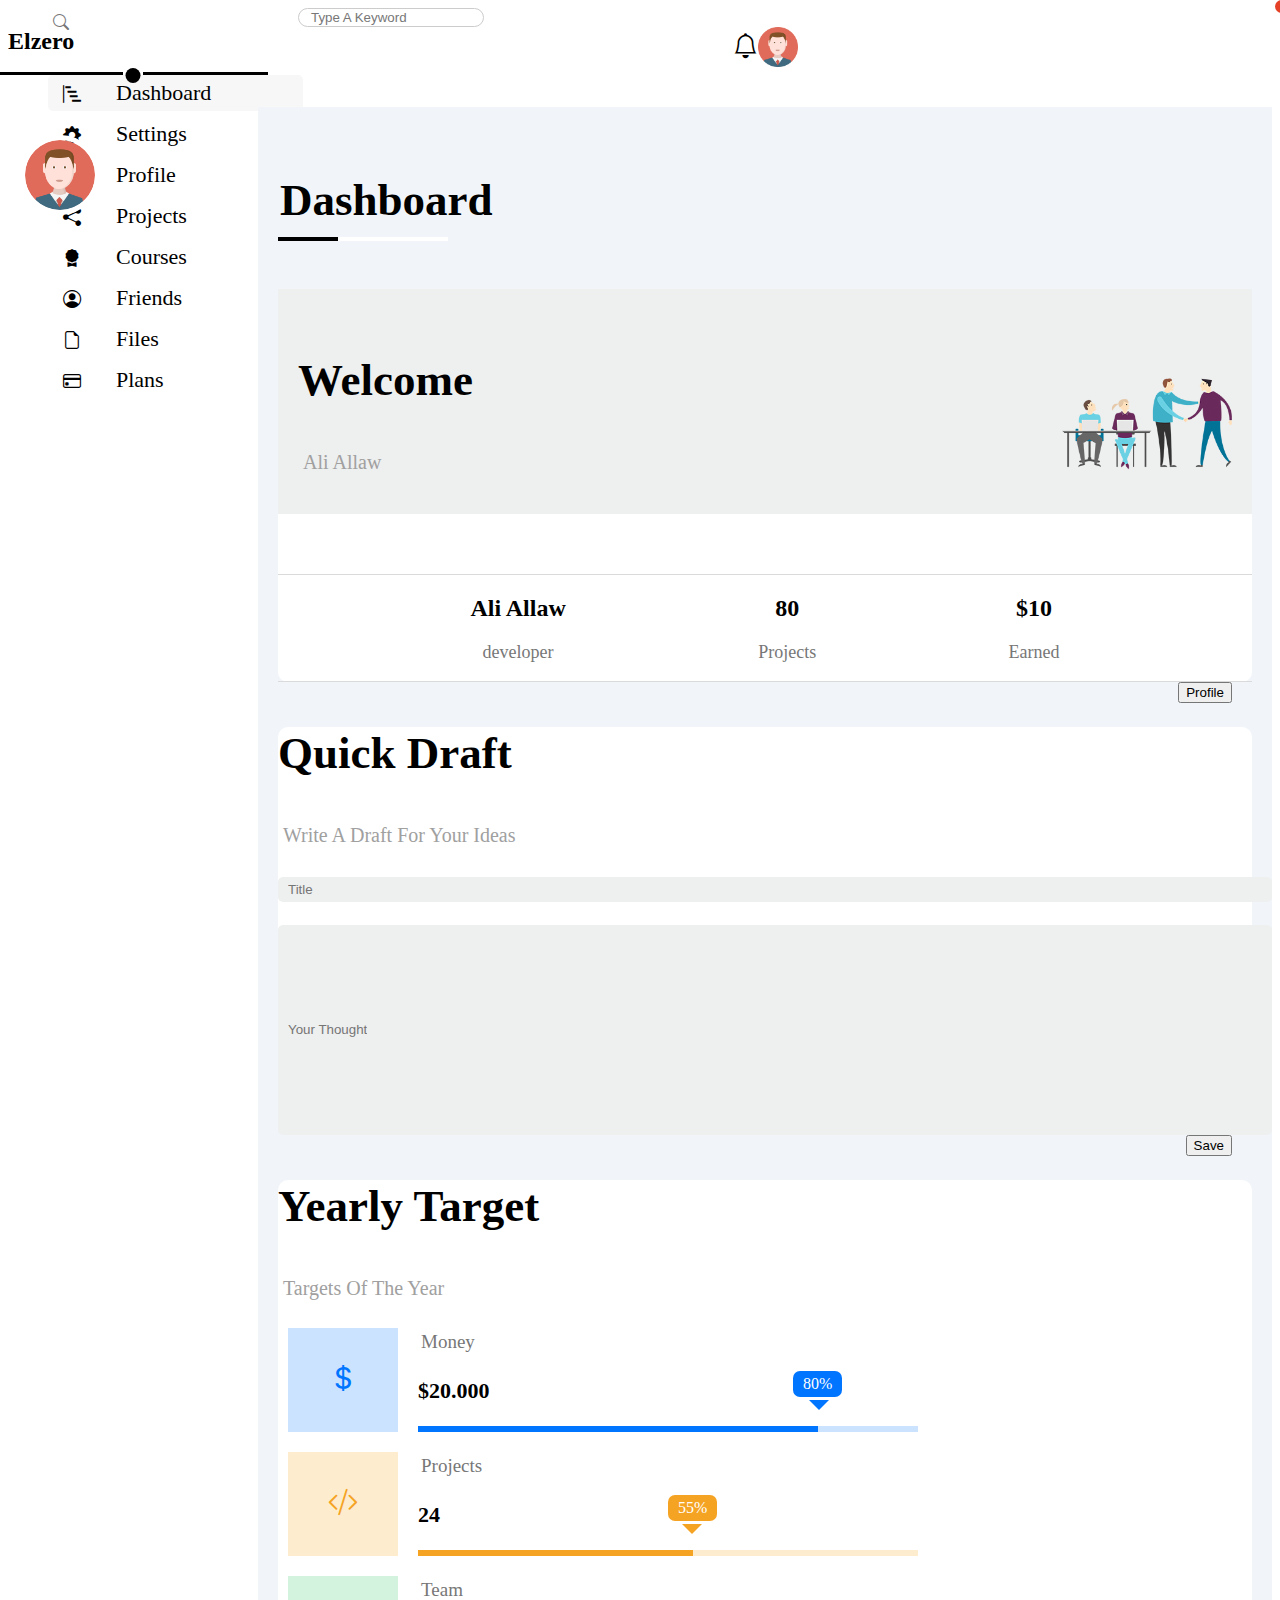
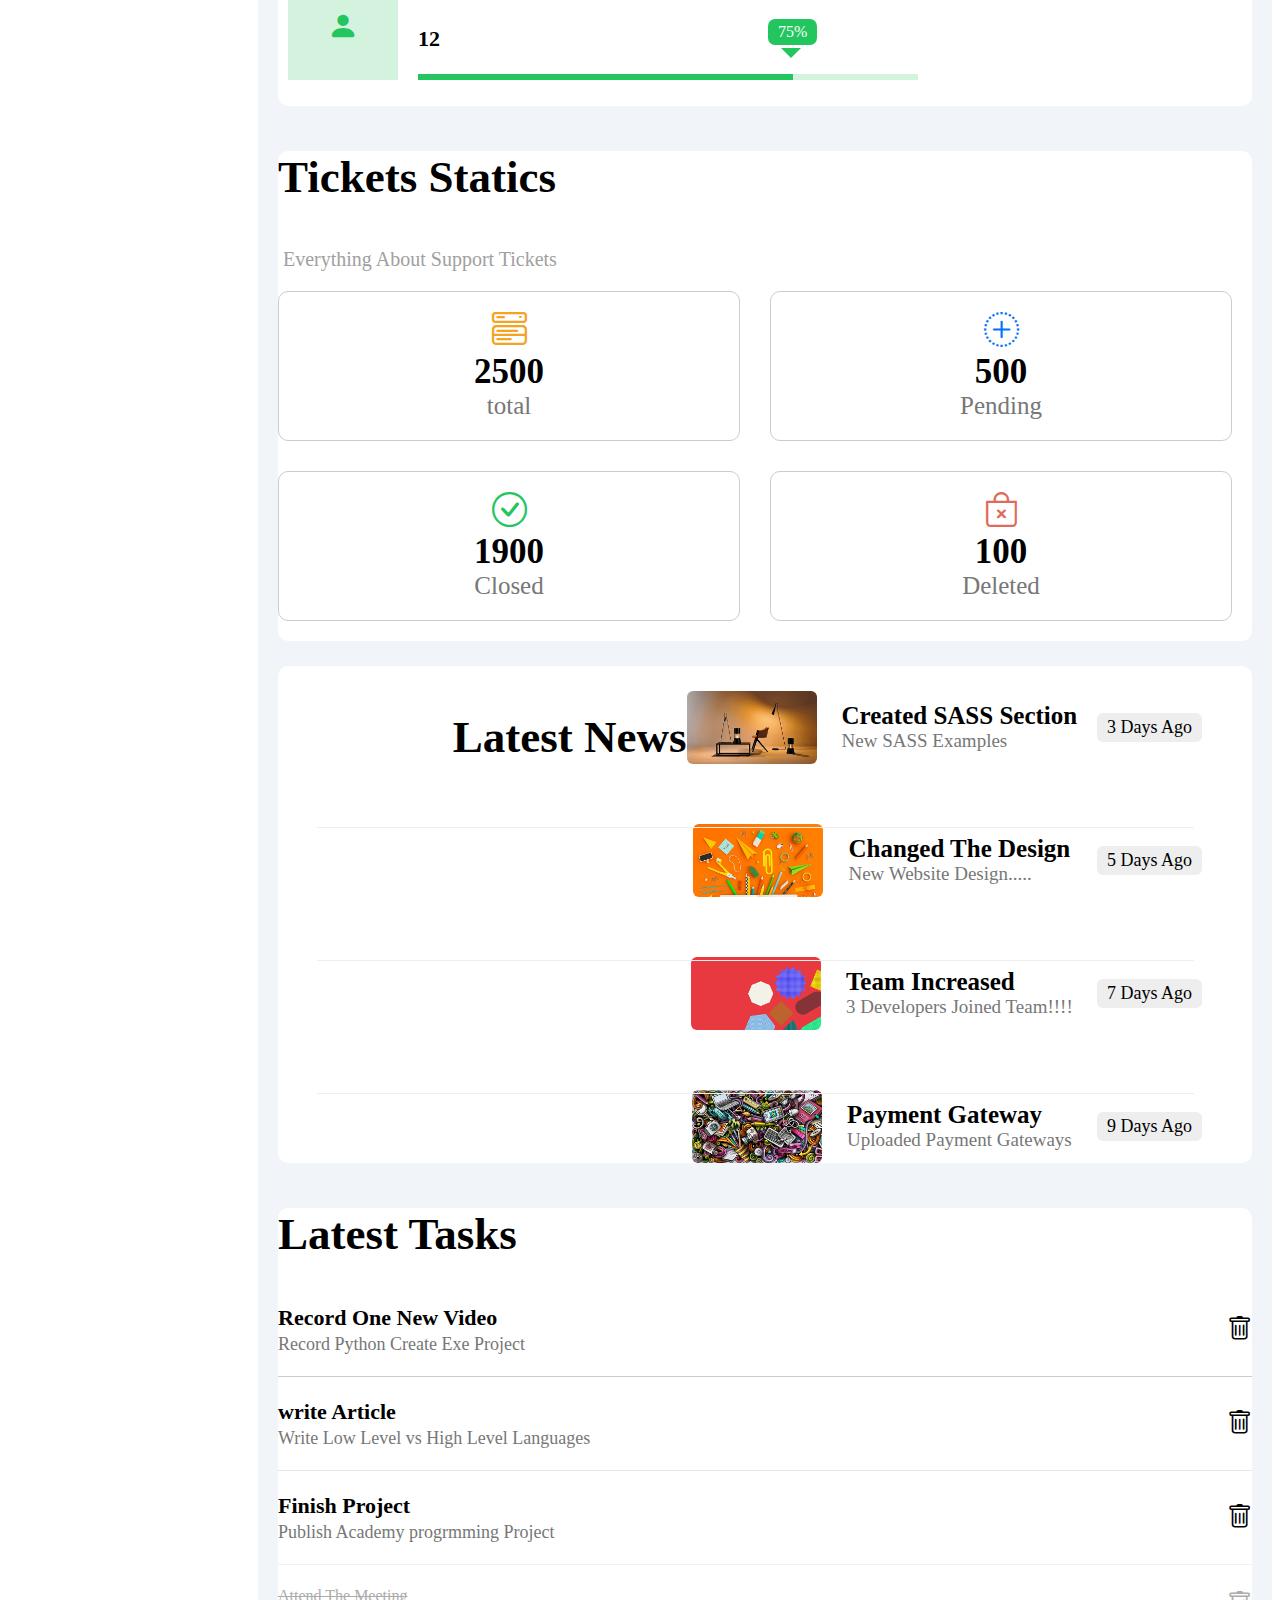
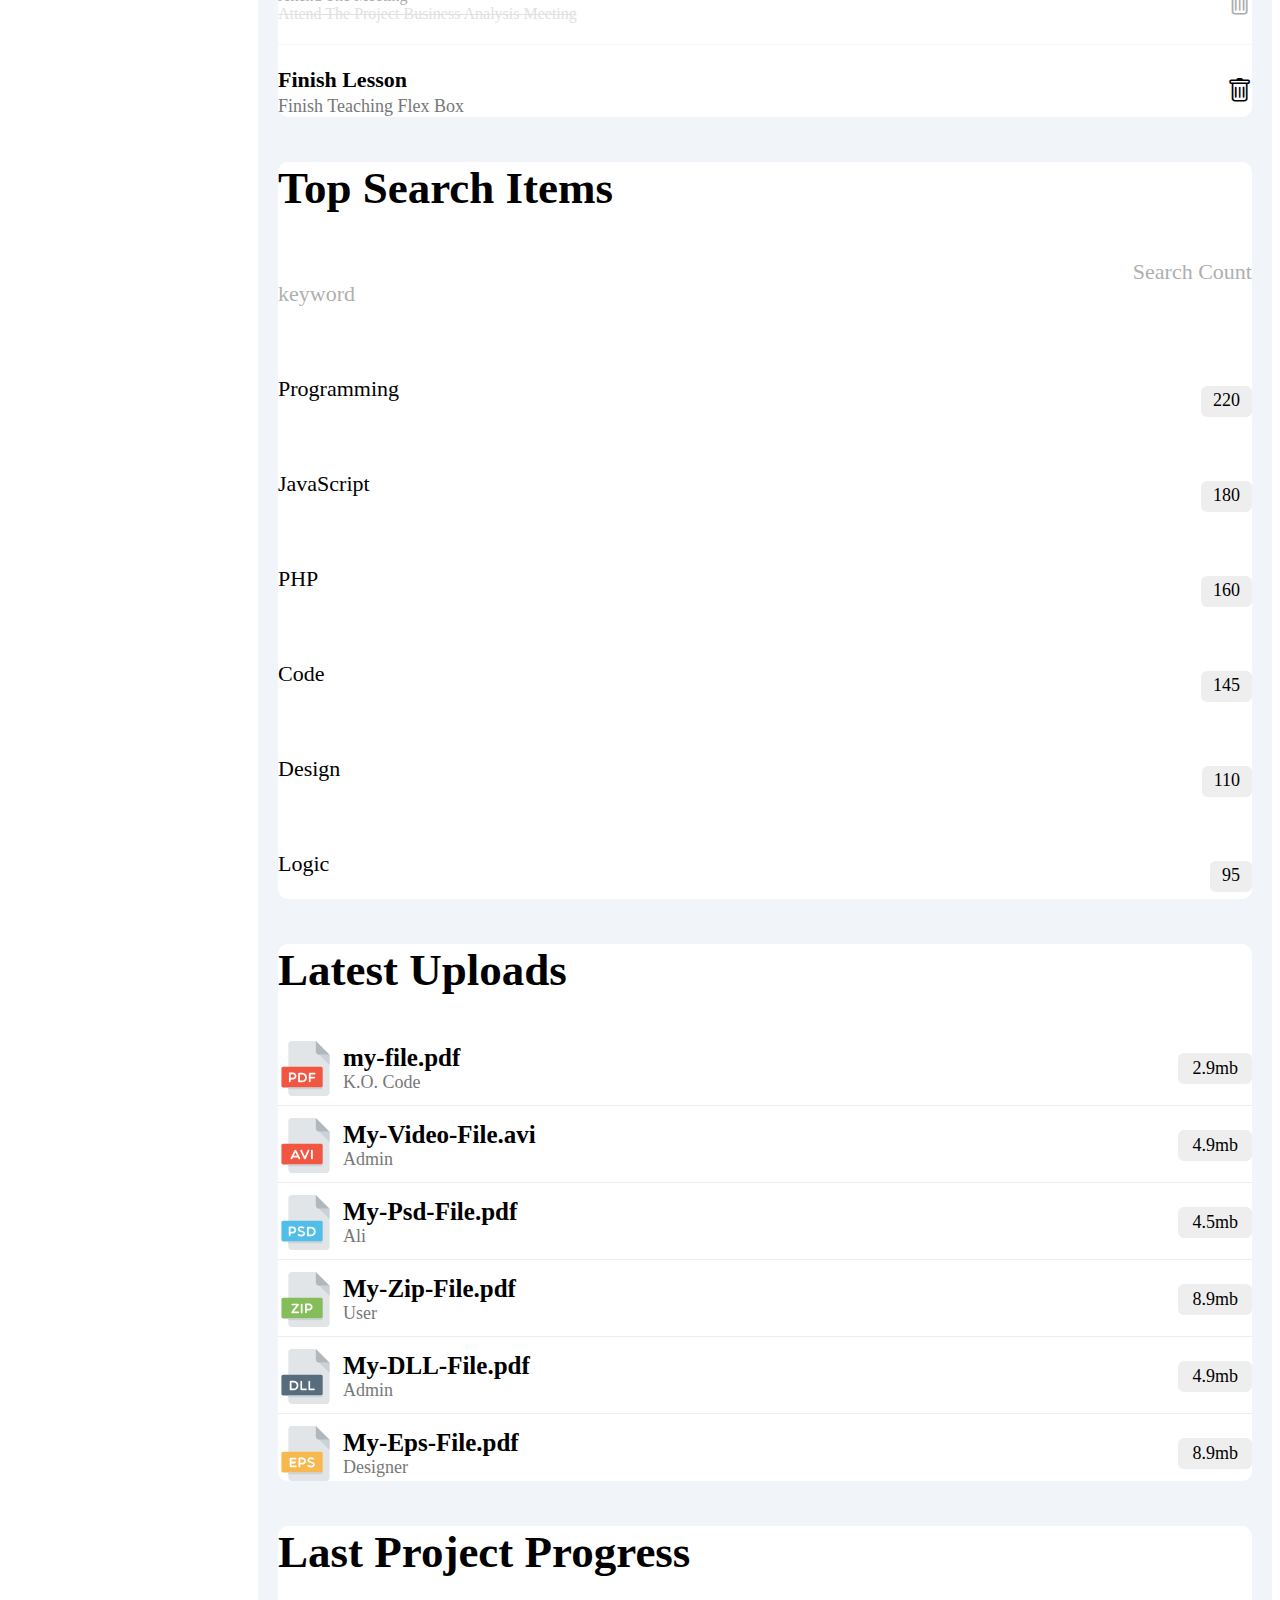
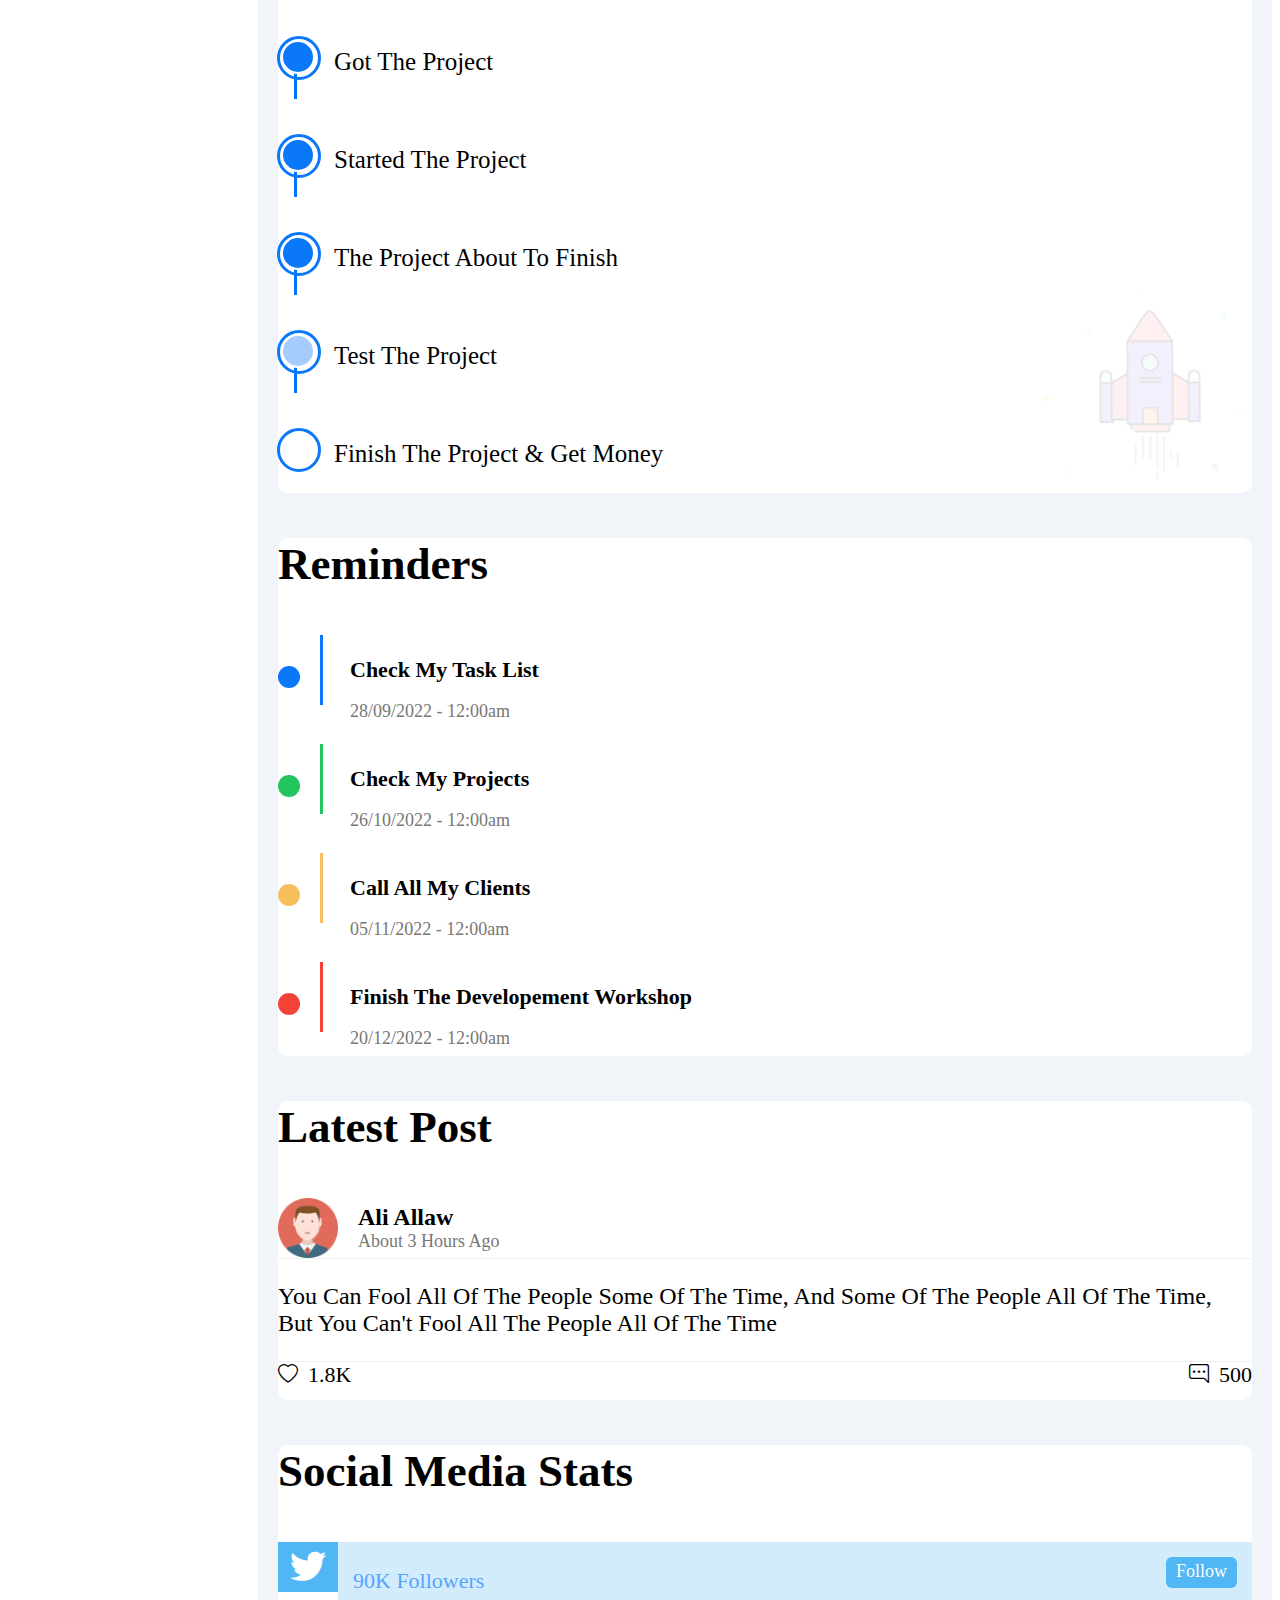
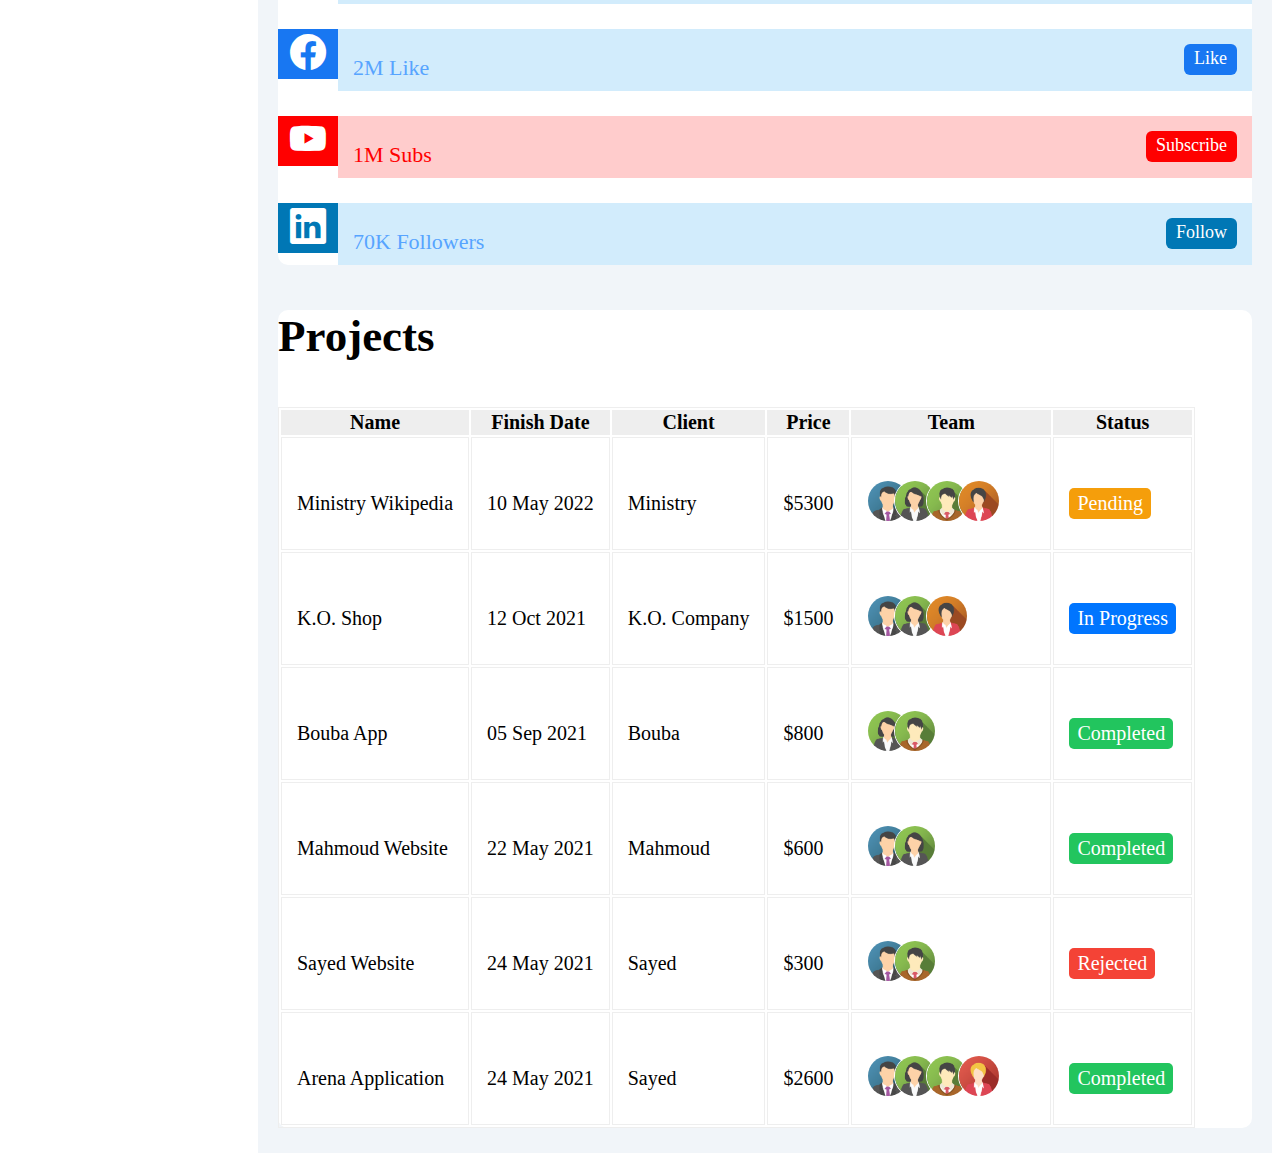
<file: html/index.html>
<!DOCTYPE html>
<html lang="en">
<head>
    <meta charset="UTF-8">
    <meta http-equiv="X-UA-Compatible" content="IE=edge">
    <meta name="viewport" content="width=device-width, initial-scale=1.0">
    <title>Dashboard</title>
    <!-- link css file -->
    <link rel="stylesheet" href="/sass/main.css">
    <!-- get bootstrap -->
    <!-- CSS only -->
    <link href="https://cdn.jsdelivr.net/npm/bootstrap@5.2.2/dist/css/bootstrap.min.css" rel="stylesheet" integrity="sha384-Zenh87qX5JnK2Jl0vWa8Ck2rdkQ2Bzep5IDxbcnCeuOxjzrPF/et3URy9Bv1WTRi" crossorigin="anonymous">
    <!-- get bootstrap icons -->
    <link rel="stylesheet" href="https://cdn.jsdelivr.net/npm/bootstrap-icons@1.9.1/font/bootstrap-icons.css">

</head>
<body>

    <div class="page">
        <div class="side-bar">
            <!-- Start offcanvas -->
            <div class="offcanva position-relative top-0 d-flex justify-content-start align-items-center flex-column pt-5 pt-sm-3 shadow p-3 p-sm-4 mb-5 bg-body">
                <div class="title">
                    <h2 class="h2 fw-bold">Elzero</h2>
                    <span></span>
                </div>
                <ul class="mt-5 list-unstyled d-flex flex-column gap-3">
                    <li class="active"><i class="bi bi-bar-chart-steps"></i><a href="Dashboard.html">Dashboard</a></li>
                    <li class=""><i class="bi bi-gear-fill"></i><a href="Settings.html">Settings</a></li>
                    <li class=""><i class="bi bi-person"></i><a href="Profile.html">Profile</a></li>
                    <li class=""><i class="bi bi-share-fill"></i><a href="Projects.html">Projects</a></li>
                    <li class=""><i class="bi bi-award-fill"></i><a href="Courses.html">Courses</a></li>
                    <li class=""><i class="bi bi-person-circle"></i><a href="Friends.html">Friends</a></li>
                    <li class=""><i class="bi bi-file-earmark"></i><a href="Files.html">Files</a></li>
                    <li class=""><i class="bi bi-credit-card"></i><a href="Plans.html">Plans</a></li>
                </ul>
            </div>
            <!-- End offcanvas -->
        </div>

        <div class="content w-100">
            <!-- Start navbar -->
            <div class="navbar">
                <div class="left">
                    <i class="bi bi-search"></i>
                    <input class="py-2 px-4 border border-secondary" type="text" placeholder="Type A Keyword" aria-label="Type A Keyword">
                </div>
                <div class="right gap-3">
                    <i class="bi bi-bell position-relative"></i>
                    <img src="/imgs/avatar.png" alt="">
                </div>
            </div>
            <!-- End navbar -->

            <!-- Start Dashboard -->
            <div class="dashboard pt-3 pb-3" id="dashboard">
                <div class="container-fluid">
                    <div class="designed-title">
                        <h2 class="designed-h2">Dashboard</h2>
                        <span></span>
                    </div>

                    <!-- Start First Row -->
                    <div class="cards row ">
                        
                        <!-- Start Welcome Card -->
                        <div class="col-xl-12 col-xxl-6 ">
                            <div class="card card-1 mt-4">
                                <div class="card-head card-head-1 d-xxl-flex flex-xxl-row justify-content-xxl-space-between align-items-xxl-center text-sm-center">
                                    <div class="title mb-4">
                                        <h3>Welcome</h3>
                                        <p>Ali Allaw</p>
                                    </div>
                                    <div class="welcome-img d-sm-none d-xxl-block">
                                        <img src="/imgs/welcome.png" alt="">
                                    </div>
                                </div>
                                <img src="/imgs/avatar.png" alt="" class="avatar">
                                <div class="card-foot gap-5 pt-4 d-sm-block pt-sm-4 pb-sm-4 pt-xxl-4 pb-xxl-1 d-xxl-flex justify-content-xxl-space-between align-items-xxl-center">
                                    <div class="details">
                                        <h2>Ali Allaw</h3>
                                        <p>developer</p>
                                    </div>
                                    <div class="details mt-sm-4 mt-xxl-0">
                                        <h2>80</h3>
                                        <p>Projects</p>
                                    </div>
                                    <div class="details mt-sm-4 mt-xxl-0">
                                        <h2>$10</h3>
                                        <p>Earned</p>
                                    </div>
                                </div>
                                <div class="button-form mb-xxl-4">
                                    <a href="Profile.html"><button type="button" class="btn btn-primary mt-4 ms-3 px-3 py-1 mb-sm-4 mb-xxl-5">Profile</button></a>
                                </div>
                            </div>
                        </div>
                        <!-- Start Welcome Card -->

                        <!-- Start Quick Draft Card -->
                        <div class="col-xl-12 col-xxl-6 ">
                            <div class="card card-2 mt-4">
                                <div class="card-head px-4 pt-4">
                                    <div class="title mb-4">
                                        <h3>Quick Draft</h3>
                                        <p>Write A Draft For Your Ideas</p>
                                    </div>
                                    <form class="card-form">
                                        <input type="text" placeholder="Title">
                                        <input type="text" placeholder="Your Thought">
                                    </form>
                                </div>
                                <div class="button-form">
                                    <button type="button" class="btn btn-primary mt-4 ms-3 px-3 py-1">Save</button>
                                </div>
                            </div>
                        </div>
                        <!-- Start Quick Draft Card -->

                    </div>
                    <!-- End First Row -->

                    <!-- Start Second Row -->
                    <div class="cards row">

                        <!-- Start Yearly Target Card -->
                        <div class="col-xl-12 col-xxl-6 ">
                            <div class="card card-3 ">
                                <div class="card-head px-4 pt-4">
                                    <div class="title">
                                        <h3>Yearly Target</h3>
                                        <p>Targets Of The Year</p>
                                    </div>
                                </div>
                                <div class="card-body">
                                    <div class="box box-1">
                                        <i class="bi bi-currency-dollar"></i>
                                        <div class="details details-1">
                                            <p>Money</p>
                                            <p>$20.000</p>
                                            <span></span>
                                        </div>
                                    </div>
                                    <div class="box box-2">
                                        <i class="bi bi-code-slash"></i>
                                        <div class="details details-2">
                                            <p>Projects</p>
                                            <p>24</p>
                                            <span></span>
                                        </div>
                                    </div>
                                    <div class="box box-3">
                                        <i class="bi bi-person-fill"></i>
                                        <div class="details details-3">
                                            <p>Team</p>
                                            <p>12</p>
                                            <span></span>
                                        </div>
                                    </div>
                                </div>
                            </div>
                        </div>
                        <!-- End Yearly Target Card -->

                        <!-- Start Tickets Statics Card -->
                        <div class="col-xl-12 col-xxl-6 ">
                            <div class="card card-4 p-4 mt-sm-4 mt-xxl-0">
                                <div class="title mb-4">
                                    <h3>Tickets Statics</h3>
                                    <p>Everything About Support Tickets</p>
                                </div>
                                <div class="big-box big-box-1 d-sm-block d-xxl-flex">
                                    <div class="box box-1">
                                        <i class="bi bi-menu-button-wide"></i>
                                        <p>2500</p>
                                        <p>total</p>
                                    </div>
                                    <div class="box box-2">
                                        <i class="bi bi-plus-circle-dotted"></i>
                                        <p>500</p>
                                        <p>Pending</p>
                                    </div>
                                </div>
                                <div class="big-box big-box-2 d-sm-block d-xxl-flex">
                                    <div class="box box-1">
                                        <i class="bi bi-check-circle"></i>
                                        <p>1900</p>
                                        <p>Closed</p>
                                    </div>
                                    <div class="box box-2">
                                        <i class="bi bi-bag-x"></i>
                                        <p>100</p>
                                        <p>Deleted</p>
                                    </div>
                                </div>
                                
                            </div>
                        </div>
                        <!-- End Tickets Statics Card -->

                    </div>
                    <!-- End Second Row -->

                    <!-- Start Third Row -->
                    <div class="cards row">

                        <!-- Start Latest News Card -->
                        <div class="col-xl-12 col-xxl-6 ">
                            <div class="card card-5 p-4 align-items-sm-center align-items-xxl-start">
                                <div class="title ">
                                    <h3 class="">Latest News</h3>
                                </div>       
                                <div class="boxes gap-sm-3">
                                    <div class="box box-1 flex-sm-column text-sm-center flex-xxl-row text-xxl-start">
                                        <img src="/imgs/news-01.png" alt="">
                                        <div class="details">
                                            <p>Created SASS Section</p>
                                            <p>New SASS Examples</p>
                                        </div>
                                        <span class="d-sm-none d-xxl-block">3 Days Ago</span>
                                    </div>
                                    <div class="box box-2 flex-sm-column text-sm-center flex-xxl-row text-xxl-start">
                                        <img src="/imgs/news-02.png" alt="">
                                        <div class="details">
                                            <p>Changed The Design</p>
                                            <p>New Website Design.....</p>
                                        </div>
                                        <span class="d-sm-none d-xxl-block">5 Days Ago</span>
                                    </div>
                                    <div class="box box-3 flex-sm-column text-sm-center flex-xxl-row text-xxl-start">
                                        <img src="/imgs/news-03.png" alt="">
                                        <div class="details">
                                            <p>Team Increased</p>
                                            <p>3 Developers Joined Team!!!!</p>
                                        </div>
                                        <span class="d-sm-none d-xxl-block">7 Days Ago</span>
                                    </div>
                                    <div class="box box-4 flex-sm-column text-sm-center flex-xxl-row text-xxl-start">
                                        <img src="/imgs/news-04.png" alt="">
                                        <div class="details">
                                            <p>Payment Gateway</p>
                                            <p>Uploaded Payment Gateways</p>
                                        </div>
                                        <span class="d-sm-none d-xxl-block">9 Days Ago</span>
                                    </div>
                                </div>             
                                
                            </div>
                        </div>
                        <!-- End Latest News Card -->

                        <!-- Start Latest Tasks Card -->
                        <div class="col-xl-12 col-xxl-6 ">
                            <div class="card card-6 p-4 mt-sm-4 mt-xxl-0">
                                <div class="title">
                                    <h3>Latest Tasks</h3>
                                </div>
                                <div class="big-box mt-xxl-2">
                                    <div class="box box-1 mt-xxl-5">
                                        <div class="text">
                                            <p>Record One New Video</p>
                                            <p>Record Python Create Exe Project</p>
                                        </div>
                                        <i class="bi bi-trash"></i>
                                    </div>
                                    <div class="box box-2 mt-xxl-5">
                                        <div class="text">
                                            <p>write Article</p>
                                            <p>Write Low Level vs High Level Languages</p>
                                        </div>
                                        <i class="bi bi-trash"></i>
                                    </div>
                                    <div class="box box-3 mt-xxl-5">
                                        <div class="text">
                                            <p>Finish Project</p>
                                            <p>Publish Academy progrmming Project</p>
                                        </div>
                                        <i class="bi bi-trash"></i>
                                    </div>
                                    <div class="box box-4 mt-xxl-5">
                                        <div class="text">
                                            <del>Attend The Meeting</del>
                                            <del>Attend The Project Business Analysis Meeting</del>
                                        </div>
                                        <i class="bi bi-trash"></i>
                                    </div>
                                    <div class="box box-5">
                                        <div class="text">
                                            <p>Finish Lesson</p>
                                            <p>Finish Teaching Flex Box</p>
                                        </div>
                                        <i class="bi bi-trash"></i>
                                    </div>
                                </div>
                            </div>  
                        </div>
                        <!-- End Latest Tasks Card -->

                    </div>            
                    <!-- End Third Row -->

                    <!-- Start Fourth Row -->
                    <div class="cards row mt-4">

                        <!-- Start Top Search Items Card -->
                        <div class="col-xl-12 col-xxl-6 ">
                            <div class="card card-7 p-4">
                                <div class="title">
                                    <h3>Top Search Items</h3>
                                </div>
                                <div class="boxes">
                                    <div class="box box-1">
                                        <p>keyword</p>
                                    </div>
                                    <div class="box box-2">
                                        <p>Programming</p>
                                    </div>
                                    <div class="box box-3">
                                        <p>JavaScript</p>
                                    </div>
                                    <div class="box box-4">
                                        <p>PHP</p>
                                    </div>
                                    <div class="box box-5">
                                        <p>Code</p>
                                    </div>
                                    <div class="box box-6">
                                        <p>Design</p>
                                    </div>
                                    <div class="box box-7">
                                        <p>Logic</p>
                                    </div>
                                </div>
                            </div>
                        </div>
                        <!-- End Top Search Items Card -->

                        <!-- Start Latest Uploads Card -->
                        <div class="col-xl-12 col-xxl-6 ">
                            <div class="card card-8 p-4 mt-sm-4 mt-xxl-0">
                                <div class="title">
                                    <h3>Latest Uploads</h3>
                                </div>
                                <div class="boxes">
                                    <div class="box box-1">
                                        <img src="/svg/pdf.svg" alt="">
                                        <div class="details">
                                            <p>my-file.pdf</p>
                                            <p>K.O. Code</p>
                                        </div>
                                    </div>
                                    <div class="box box-2">
                                        <img src="/svg/avi.svg" alt="">
                                        <div class="details">
                                            <p>My-Video-File.avi</p>
                                            <p>Admin</p>
                                        </div>
                                    </div>
                                    <div class="box box-3">
                                        <img src="/svg/psd.svg" alt="">
                                        <div class="details">
                                            <p>My-Psd-File.pdf</p>
                                            <p>Ali</p>
                                        </div>
                                    </div>
                                    <div class="box box-4">
                                        <img src="/svg/zip.svg" alt="">
                                        <div class="details">
                                            <p>My-Zip-File.pdf</p>
                                            <p>User</p>
                                        </div>
                                    </div>
                                    <div class="box box-5">
                                        <img src="/svg/dll.svg" alt="">
                                        <div class="details">
                                            <p>My-DLL-File.pdf</p>
                                            <p>Admin</p>
                                        </div>
                                    </div>
                                    <div class="box box-6">
                                        <img src="/svg/eps.svg" alt="">
                                        <div class="details">
                                            <p>My-Eps-File.pdf</p>
                                            <p>Designer</p>
                                        </div>
                                    </div>
                                </div>
                            </div>
                        </div>
                        <!-- End Latest Uploads Card -->

                    </div>
                    <!-- End Fourth Row -->

                    <!-- Start Fifth Row -->
                    <div class="cards row">

                        <!-- Start Last Project Progress Card -->
                        <div class="col-xl-12 col-xxl-6 ">
                            <div class="card card-9 p-4">
                                <div class="title">
                                    <h3>Last Project Progress</h3>
                                </div>
                                <div class="boxes">
                                    <div class="box box-1">
                                        <span></span>
                                        <p>Got The Project</p>
                                    </div>
                                    <div class="box box-2">
                                        <span></span>
                                        <p>Started The Project</p>
                                    </div>
                                    <div class="box box-3">
                                        <span></span>
                                        <p>The Project About To Finish</p>
                                    </div>
                                    <div class="box box-4">
                                        <span></span>
                                        <p>Test The Project</p>
                                    </div>
                                    <div class="box box-5">
                                        <span></span>
                                        <p>Finish The Project & Get Money</p>
                                    </div>
                                </div>
                                <img src="/imgs/project.png" alt="">
                            </div>
                        </div>
                        <!-- End Last Project Progress Card -->

                        <!-- Start Reminders Card -->
                        <div class="col-xl-12 col-xxl-6 ">
                            <div class="card card-10 p-4 mt-sm-4 mt-xxl-0">
                                <div class="title">
                                    <h3>Reminders</h3>
                                </div>
                                <div class="boxes">
                                    <div class="box box-1">
                                        <span></span>
                                        <div class="details">
                                            <p>Check My Task List</p>
                                            <p>28/09/2022 - 12:00am</p>
                                        </div>
                                    </div>
                                    <div class="box box-2">
                                        <span></span>
                                        <div class="details">
                                            <p>Check My Projects</p>
                                            <p>26/10/2022 - 12:00am</p>
                                        </div>
                                    </div>
                                    <div class="box box-3">
                                        <span></span>
                                        <div class="details">
                                            <p>Call All My Clients</p>
                                            <p>05/11/2022 - 12:00am</p>
                                        </div>
                                    </div>
                                    <div class="box box-4">
                                        <span></span>
                                        <div class="details">
                                            <p>Finish The Developement Workshop</p>
                                            <p>20/12/2022 - 12:00am</p>
                                        </div>
                                    </div>
                                </div>
                            </div>
                        </div>
                        <!-- End Reminders Card -->

                    </div>
                    <!-- End Fifth Row -->

                    <!-- Start Sixth Row -->
                    <div class="cards row mt-4">

                        <!-- Start Latest Post Card -->
                        <div class="col-xl-12 col-xxl-6 ">
                            <div class="card card-11 p-4">
                                <div class="title">
                                    <h3>Latest Post</h3>
                                </div>
                                <div class="person">
                                    <div class="head pb-3">
                                        <img src="/imgs/avatar.png" alt="">
                                        <div class="details">
                                            <p>Ali Allaw</p>
                                            <p>About 3 Hours Ago</p>
                                        </div>
                                    </div>
                                    <div class="body mt-3 lh-lg pb-2">
                                        <p>You Can Fool All Of The People Some Of The Time, And Some Of The People All Of The Time, But You Can't Fool All The People All Of The Time</p>
                                    </div>
                                    <div class="foot mt-3">
                                        <div class="left">
                                            <i class="bi bi-heart"></i>
                                            <p>1.8K</p>
                                        </div>
                                        <div class="right">
                                            <i class="bi bi-chat-right-dots"></i>
                                            <p>500</p>
                                        </div>
                                    </div>
                                </div>
                            </div>
                        </div>
                        <!-- End Latest Post Card -->

                        <!-- Start Social Media Stats Card -->
                        <div class="col-xl-12 col-xxl-6 ">
                            <div class="card card-12 p-4 mt-sm-4 mt-xxl-0 pb-xl-5 pt-xl-5 pb-xxl-4 pt-xxl-4">
                                <div class="title">
                                    <h3>Social Media Stats</h3>
                                </div>
                                <div class="boxes">
                                    <div class="box box-1">
                                        <i class="bi bi-twitter"></i>
                                        <div class="details">
                                            <p>90K Followers</p>
                                        </div>
                                    </div>
                                    <div class="box box-2">
                                        <i class="bi bi-facebook"></i>
                                        <div class="details">
                                            <p>2M Like</p>
                                        </div>
                                    </div>
                                    <div class="box box-3">
                                        <i class="bi bi-youtube"></i>
                                        <div class="details">
                                            <p>1M Subs</p>
                                        </div>
                                    </div>
                                    <div class="box box-4">
                                        <i class="bi bi-linkedin"></i>
                                        <div class="details">
                                            <p>70K Followers</p>
                                        </div>
                                    </div>
                                </div>
                            </div>
                        </div>
                        <!-- End Social Media Stats Card -->

                    </div>
                    <!-- End Sixth Row -->

                    <!-- Start seventh Row -->
                    <div class="cards row mt-4">

                        <!-- Start Projects Table Card -->
                        <div class="col-12">
                            <div class="card card-13 p-4">
                                <div class="title">
                                    <h3>Projects</h3>
                                </div>
                                <div class="boxes mt-3">
                                    <table class="table">
                                        <thead>
                                            <tr>
                                                <th scope="col-3">Name</th>
                                                <th scope="col-2">Finish Date</th>
                                                <th scope="col-3">Client</th>
                                                <th scope="col-1">Price</th>
                                                <th scope="col-1">Team</th>
                                                <th scope="col-2">Status</th>
                                            </tr>
                                        </thead>
                                        <tbody class="">
                                            <tr>
                                                <td>Ministry Wikipedia</td>
                                                <td>10 May 2022</td>
                                                <td>Ministry</td>
                                                <td>$5300</td>
                                                <td><img src="/imgs/team-01.png" alt=""><img src="/imgs/team-02.png"><img src="/imgs/team-03.png"><img src="/imgs/team-04.png" alt=""></td>
                                                <td class="designed-td"><p>Pending</p></td>
                                            </tr>
                                            <tr>
                                                <td>K.O. Shop</td>
                                                <td>12 Oct 2021</td>
                                                <td>K.O. Company</td>
                                                <td>$1500</td>
                                                <td><img src="/imgs/team-01.png" alt=""><img src="/imgs/team-02.png"><img src="/imgs/team-04.png" alt=""></td>
                                                <td class="designed-td"><p>In Progress</p></td>
                                            </tr>
                                            <tr>
                                                <td>Bouba App</td>
                                                <td>05 Sep 2021</td>
                                                <td>Bouba</td>
                                                <td>$800</td>
                                                <td><img src="/imgs/team-02.png"><img src="/imgs/team-03.png" alt=""></td>
                                                <td class="designed-td"><p>Completed</p></td>
                                            </tr>
                                            <tr>
                                                <td>Mahmoud Website</td>
                                                <td>22 May 2021</td>
                                                <td>Mahmoud</td>
                                                <td>$600</td>
                                                <td><img src="/imgs/team-01.png"><img src="/imgs/team-02.png" alt=""></td>
                                                <td class="designed-td"><p>Completed</p></td>
                                            </tr>
                                            <tr>
                                                <td>Sayed Website</td>
                                                <td>24 May 2021</td>
                                                <td>Sayed</td>
                                                <td>$300</td>
                                                <td><img src="/imgs/team-01.png"><img src="/imgs/team-03.png" alt=""></td>
                                                <td class="designed-td"><p>Rejected</p></td>
                                            </tr>
                                            <tr>
                                                <td>Arena Application</td>
                                                <td>24 May 2021</td>
                                                <td>Sayed</td>
                                                <td>$2600</td>
                                                <td><img src="/imgs/team-01.png"><img src="/imgs/team-02.png" alt=""><img src="/imgs/team-03.png" alt=""><img src="/imgs/team-05.png" alt=""></td>
                                                <td class="designed-td"><p>Completed</p></td>
                                            </tr>
                                        </tbody>
                                    </table>
                                </div>
                            </div>
                        </div>
                        <!-- End Projects Table Card -->
                        
                    </div>
                    <!-- End seventh Row -->

                </div>
            </div>
            <!-- End Dashboard -->
            
        </div>
    </div>
    
    <!-- JavaScript Bundle with Popper -->
    <script src="https://cdn.jsdelivr.net/npm/bootstrap@5.2.2/dist/js/bootstrap.bundle.min.js" integrity="sha384-OERcA2EqjJCMA+/3y+gxIOqMEjwtxJY7qPCqsdltbNJuaOe923+mo//f6V8Qbsw3" crossorigin="anonymous"></script>

</body>
</html>
</file>
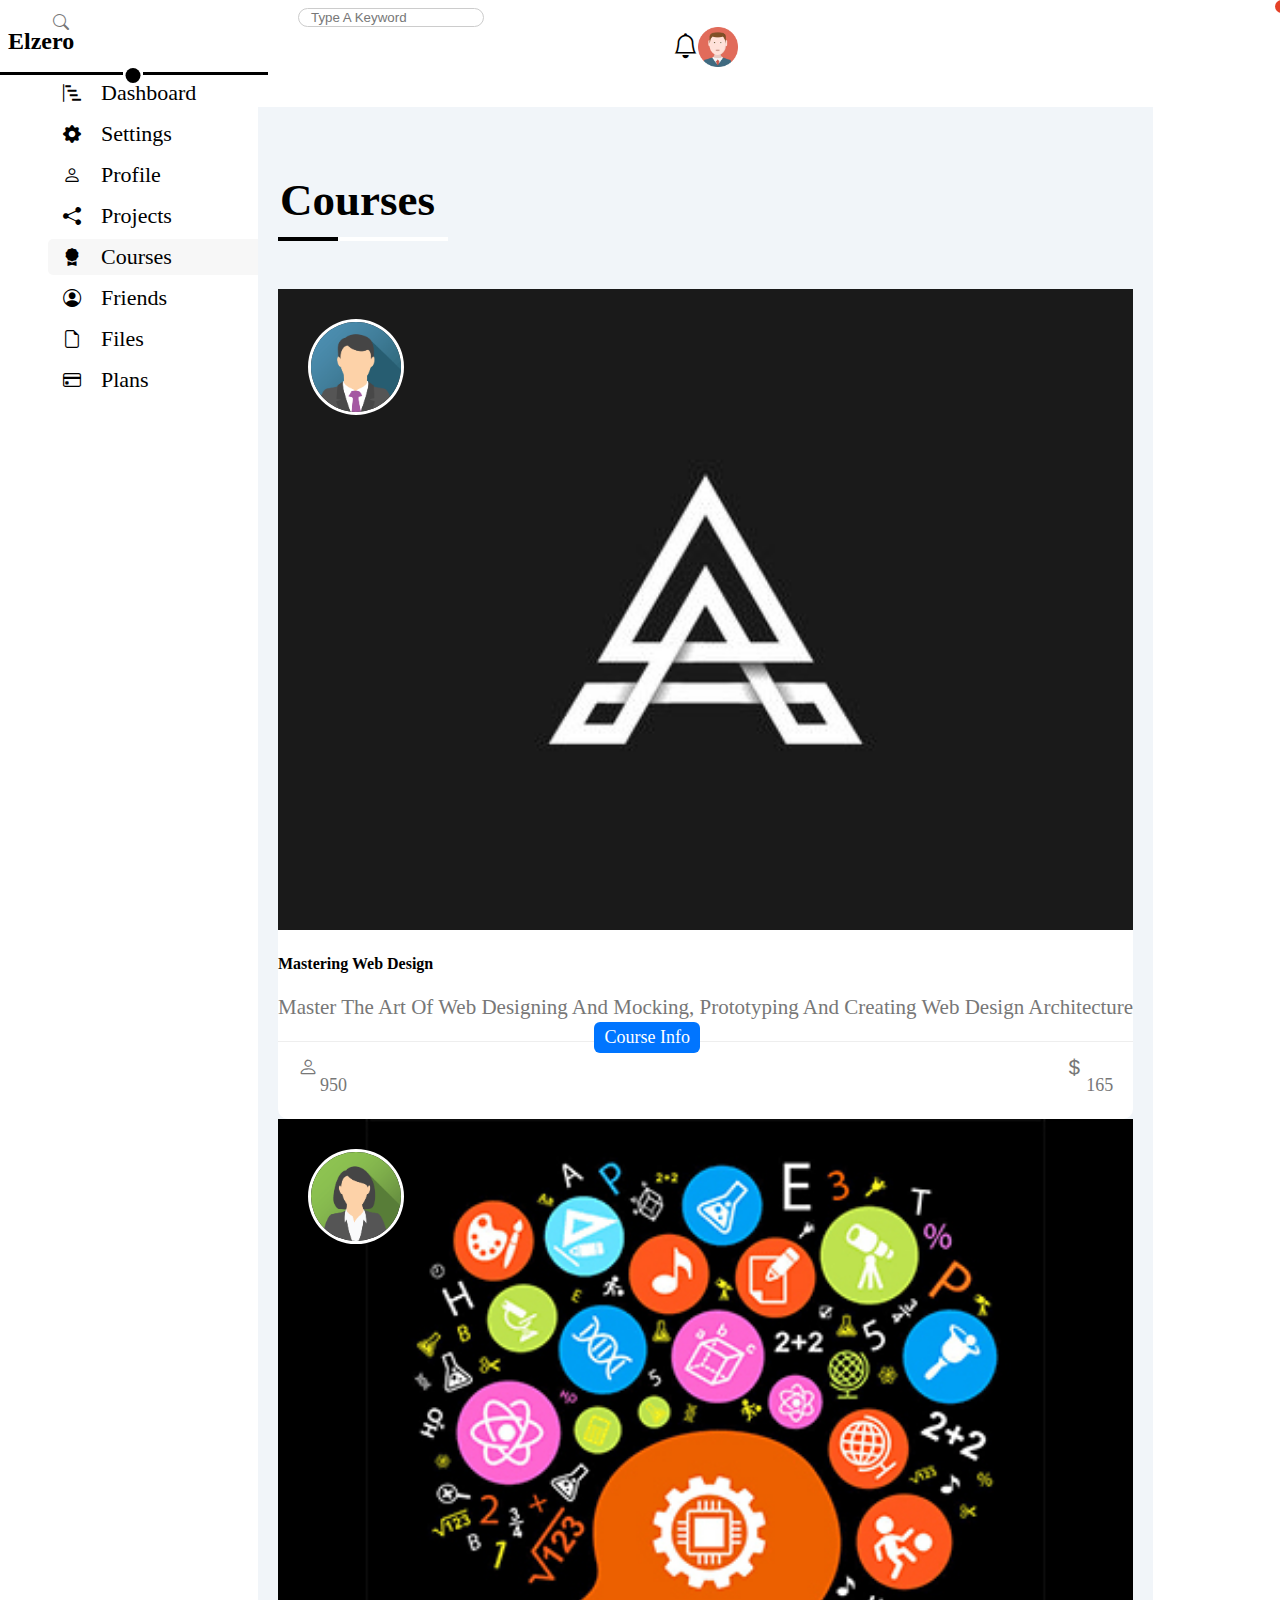
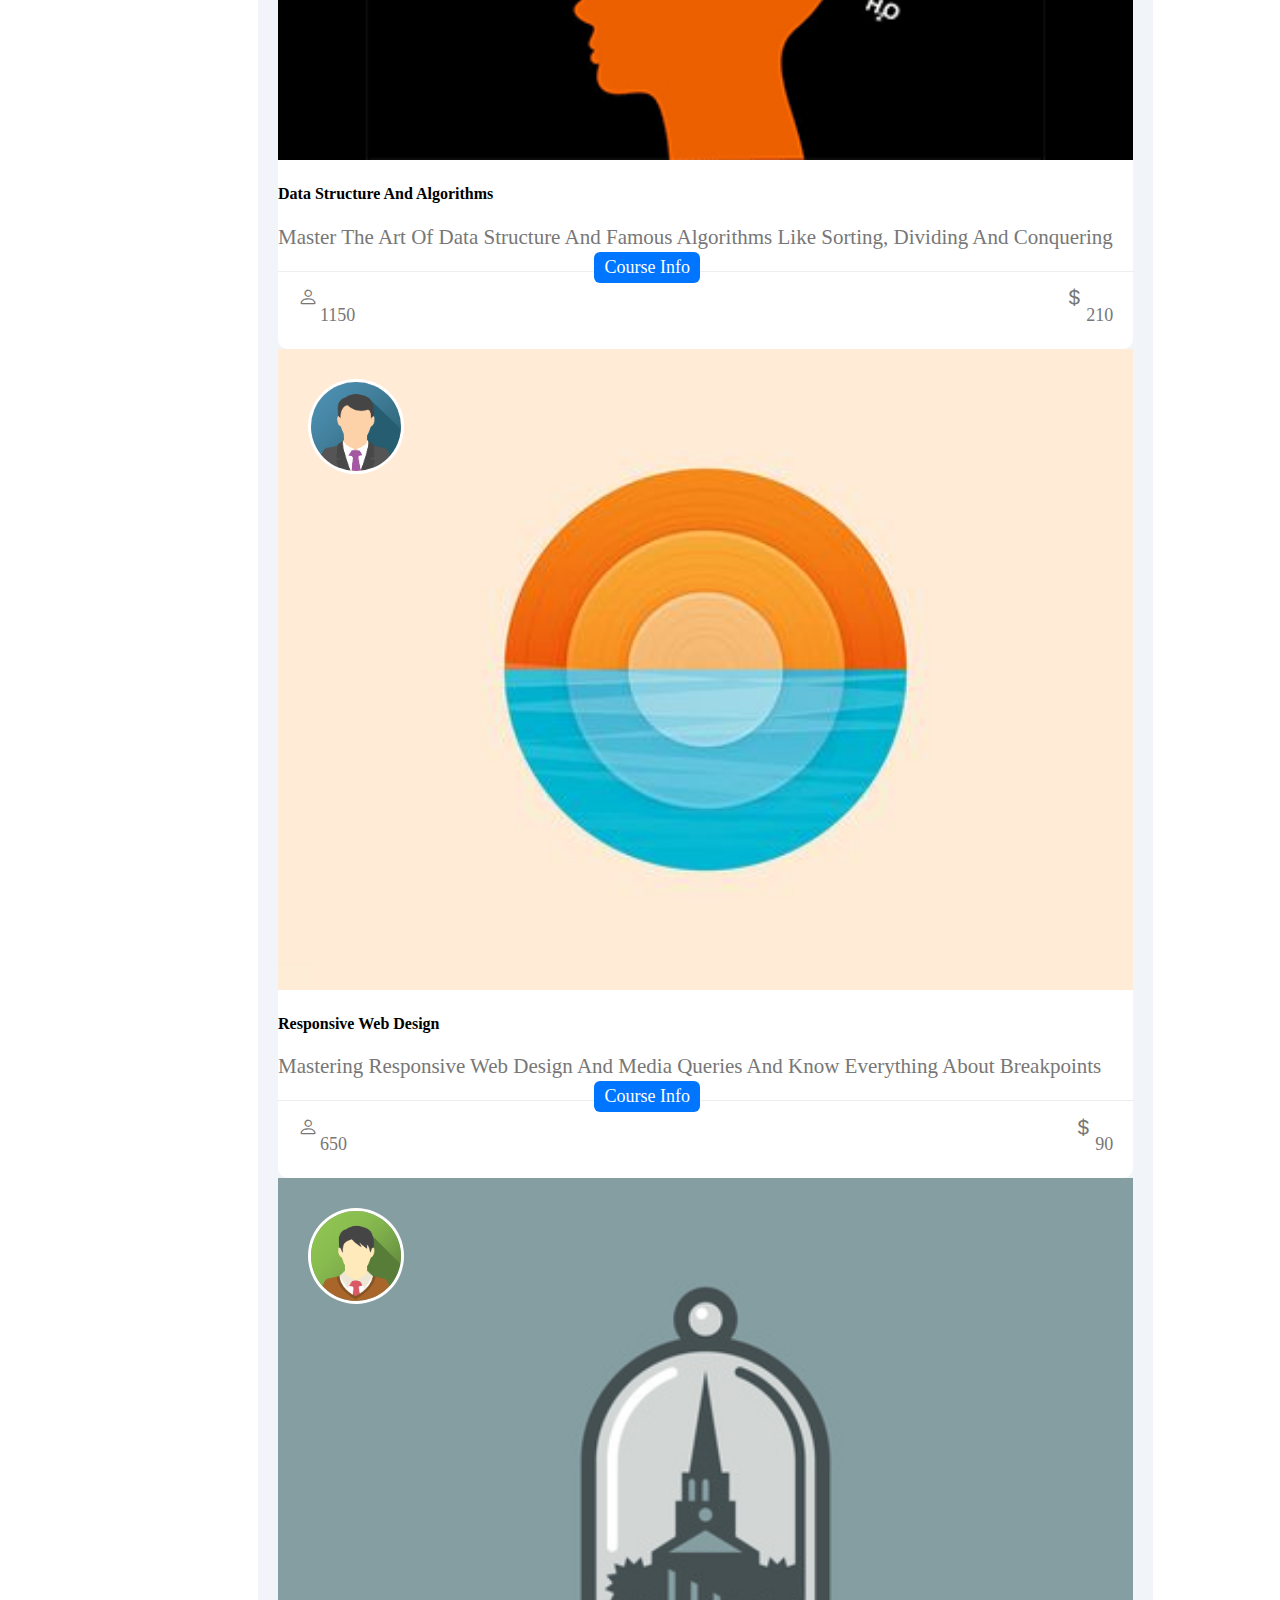
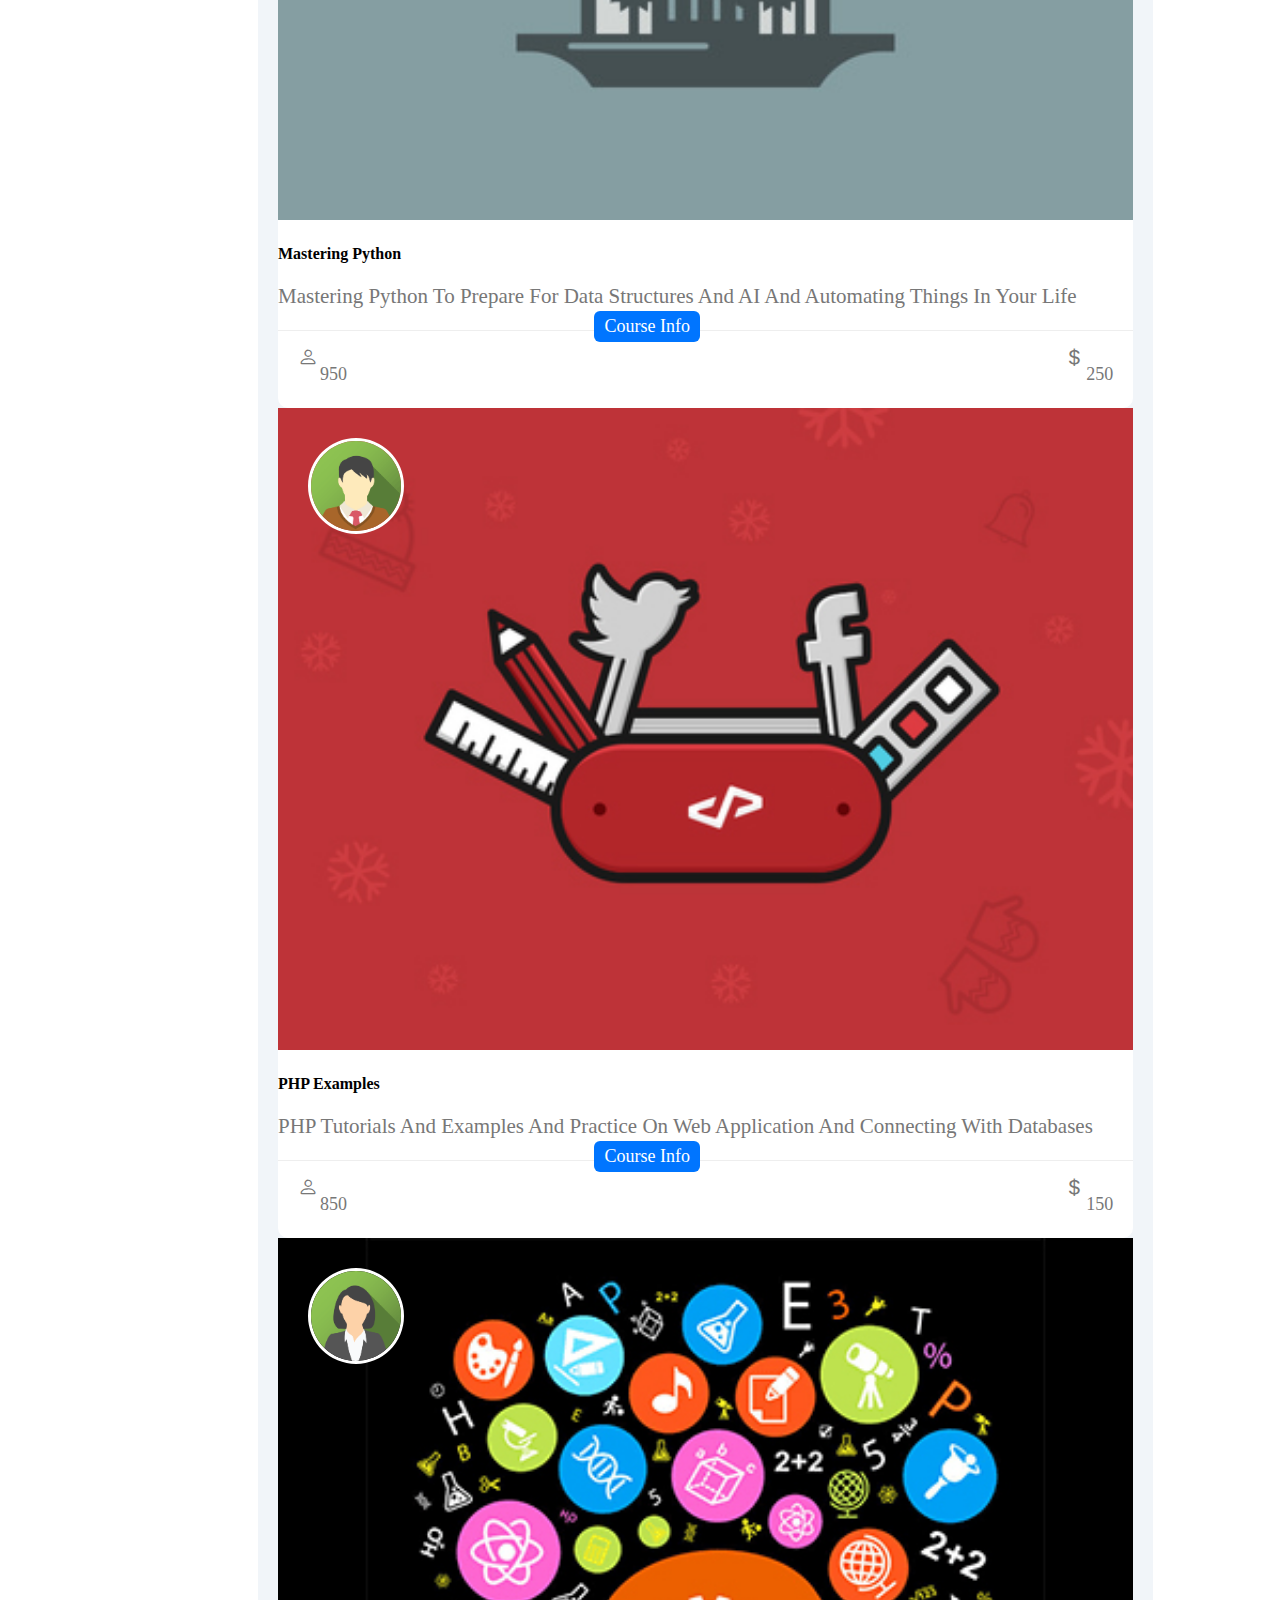
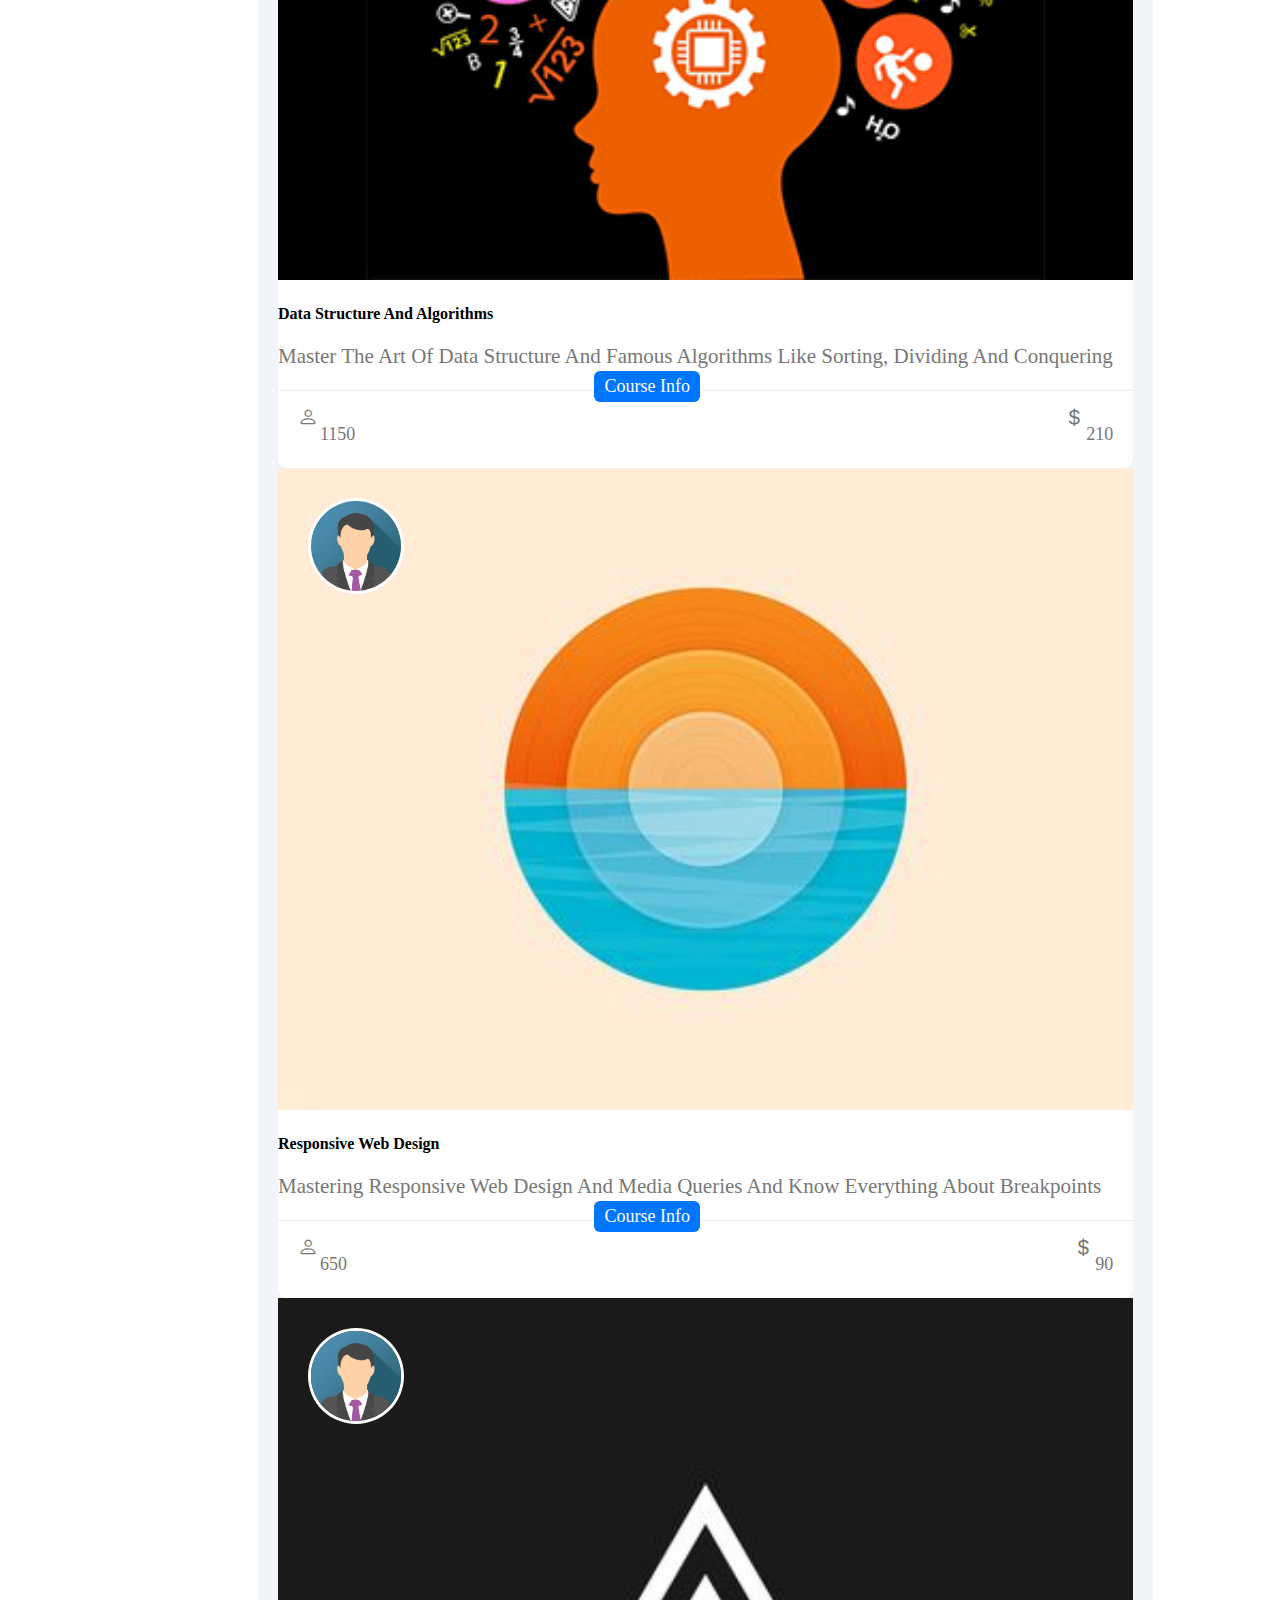
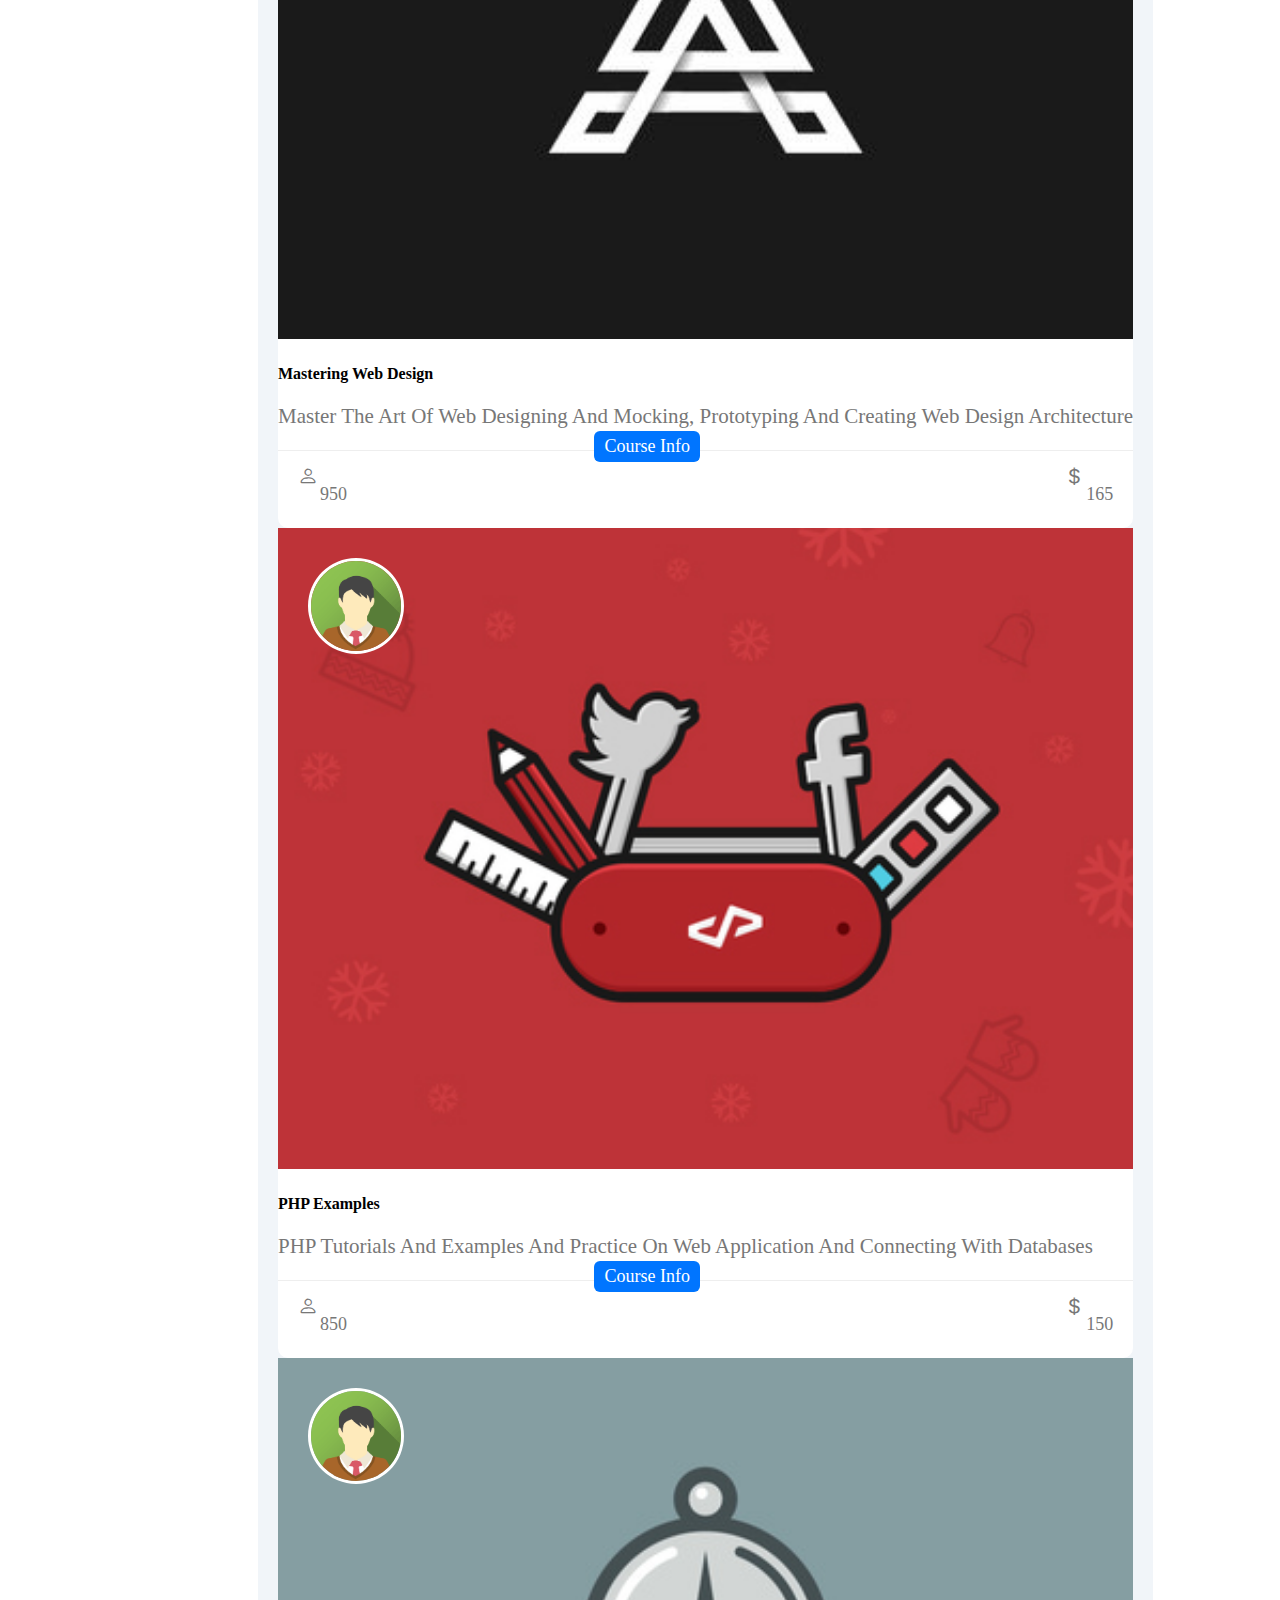
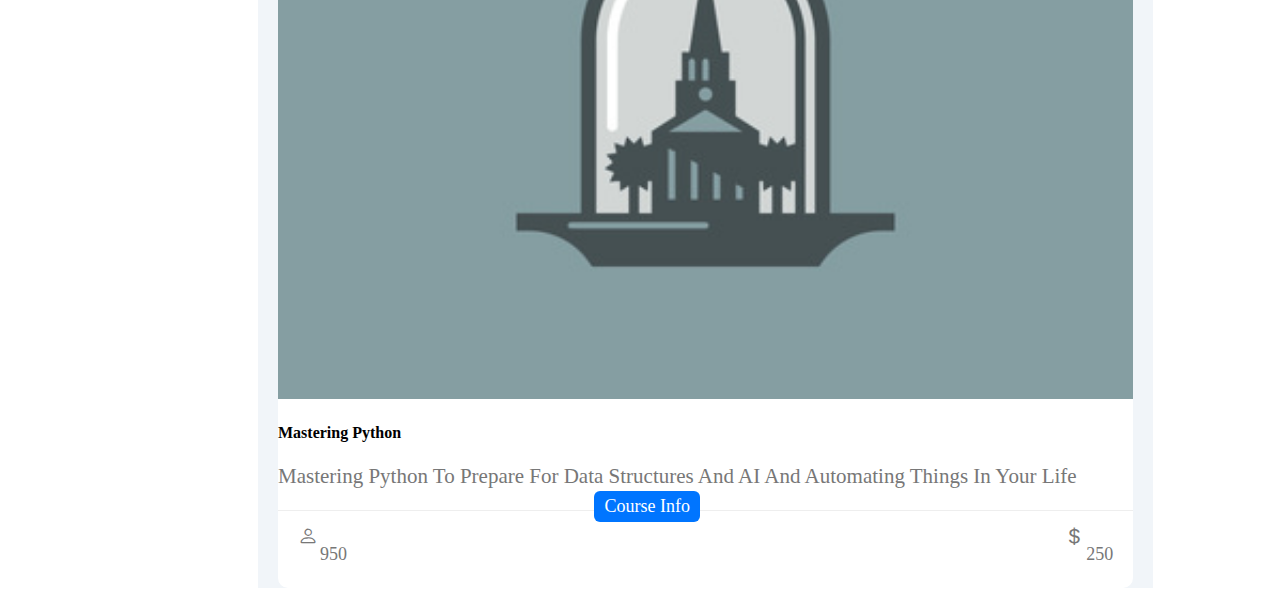
<file: html/Courses.html>
<!DOCTYPE html>
<html lang="en">
<head>
    <meta charset="UTF-8">
    <meta http-equiv="X-UA-Compatible" content="IE=edge">
    <meta name="viewport" content="width=device-width, initial-scale=1.0">
    <title>Courses</title>
    <!-- link css file -->
    <link rel="stylesheet" href="/sass/main.css">
    <!-- get bootstrap -->
    <!-- CSS only -->
    <link href="https://cdn.jsdelivr.net/npm/bootstrap@5.2.2/dist/css/bootstrap.min.css" rel="stylesheet" integrity="sha384-Zenh87qX5JnK2Jl0vWa8Ck2rdkQ2Bzep5IDxbcnCeuOxjzrPF/et3URy9Bv1WTRi" crossorigin="anonymous">
    <!-- get bootstrap icons -->
    <link rel="stylesheet" href="https://cdn.jsdelivr.net/npm/bootstrap-icons@1.9.1/font/bootstrap-icons.css">
</head>
<body>

    <div class="page">
        <div class="side-bar">
            <!-- Start offcanvas -->
            <div class="offcanva position-relative top-0 d-flex justify-content-start align-items-center flex-column pt-5 pt-sm-3 shadow p-3 p-sm-4 mb-5 bg-body">
                <div class="title">
                    <h2 class="h2 fw-bold">Elzero</h2>
                    <span></span>
                </div>
                <ul class="mt-5 list-unstyled d-flex flex-column gap-xxl-3 gap-xl-1">
                    <li class=""><a href="Dashboard.html"><i class="bi bi-bar-chart-steps"></i><p>Dashboard</p></a></li>
                    <li class=""><a href="Settings.html"><i class="bi bi-gear-fill"></i><p>Settings</p></a></li>
                    <li class=""><a href="Profile.html"><i class="bi bi-person"></i><p>Profile</p></a></li>
                    <li class=""><a href="Projects.html"><i class="bi bi-share-fill"></i><p>Projects</p></a></li>
                    <li class="active"><a href="Courses.html"><i class="bi bi-award-fill"></i><p>Courses</p></a></li>
                    <li class=""><a href="Friends.html"><i class="bi bi-person-circle"></i><p>Friends</p></a></li>
                    <li class=""><a href="Files.html"><i class="bi bi-file-earmark"></i><p>Files</p></a></li>
                    <li class=""><a href="Plans.html"><i class="bi bi-credit-card"></i><p>Plans</p></a></li>
                </ul>
            </div>
            <!-- End offcanvas -->
        </div>

        <div class="content w-100">
            <!-- Start navbar -->
            <div class="navbar">
                <div class="left">
                    <i class="bi bi-search"></i>
                    <input class="py-2 px-4 border border-secondary" type="text" placeholder="Type A Keyword" aria-label="Type A Keyword">
                </div>
                <div class="right gap-3">
                    <i class="bi bi-bell position-relative"></i>
                    <img src="/imgs/avatar.png" alt="">
                </div>
            </div>
            <!-- End navbar -->

            <!-- Start Projects -->
            <div class="courses pt-3 pb-3" id="courses">
                <div class="container-fluid">
                    <div class="designed-title">
                        <h2 class="designed-h2">Courses</h2>
                        <span></span>
                    </div>

                    <!-- Start First Row -->
                    <div class="cards-1 row">
                        <div class="col-xxl-4 col-xl-6 col-md-12">
                            <div class="card card-1 mt-4 ">
                                <div class="card-head">
                                    <img src="/imgs/team-01.png" alt="">
                                    <img src="/imgs/course-01.jpg" alt="">
                                </div>
                                <div class="card-body p-4">
                                    <h4 class="mt-2 mb-3 fw-bold">Mastering Web Design</h4>
                                    <p>Master The Art Of Web Designing And Mocking, Prototyping And Creating Web Design Architecture</p>
                                </div>
                                <div class="card-foot">
                                    <div class="left">
                                        <i class="bi bi-person"></i> 
                                        <p>950</p>
                                    </div>
                                    <div class="right">
                                        <i class="bi bi-currency-dollar"></i>
                                        <p>165</p>
                                    </div>
                                </div>
                            </div>
                        </div>
                        <div class="col-xxl-4 col-xl-6 col-md-12">
                            <div class="card card-2 mt-4 ">
                                <div class="card-head">
                                    <img src="/imgs/team-02.png" alt="">
                                    <img src="/imgs/course-02 (1).jpg" alt="">
                                </div>
                                <div class="card-body p-4">
                                    <h4 class="mt-2 mb-3 fw-bold">Data Structure And Algorithms</h4>
                                    <p>Master The Art Of Data Structure And Famous Algorithms Like Sorting, Dividing And Conquering</p>
                                </div>
                                <div class="card-foot">
                                    <div class="left">
                                        <i class="bi bi-person"></i> 
                                        <p>1150</p>
                                    </div>
                                    <div class="right">
                                        <i class="bi bi-currency-dollar"></i>
                                        <p>210</p>
                                    </div>
                                </div>
                            </div>
                        </div>
                        <div class="col-xxl-4 col-xl-6 col-md-12">
                            <div class="card card-3 mt-4 ">
                                <div class="card-head">
                                    <img src="/imgs/team-01.png" alt="">
                                    <img src="/imgs/course-03.jpg" alt="">
                                </div>
                                <div class="card-body p-4">
                                    <h4 class="mt-2 mb-3 fw-bold">Responsive Web Design</h4>
                                <p>Mastering Responsive Web Design And Media Queries And Know Everything About Breakpoints</p>
                                </div>
                                <div class="card-foot">
                                    <div class="left">
                                        <i class="bi bi-person"></i> 
                                        <p>650</p>
                                    </div>
                                    <div class="right">
                                        <i class="bi bi-currency-dollar"></i>
                                        <p>90</p>
                                    </div>
                                </div>
                            </div>
                        </div>
                    </div>
                    <!-- End First Row -->

                    <!-- Start Second Row -->
                    <div class="cards-2 row">
                        <div class="col-xxl-4 col-xl-6 col-md-12">
                            <div class="card card-4 mt-4 ">
                                <div class="card-head">
                                    <img src="/imgs/team-03.png" alt="">
                                    <img src="/imgs/course-04 (1).jpg" alt="">
                                </div>
                                <div class="card-body p-4">
                                    <h4 class="mt-2 mb-3 fw-bold">Mastering Python</h4>
                                    <p>Mastering Python To Prepare For Data Structures And AI And Automating Things In Your Life</p>
                                </div>
                                <div class="card-foot">
                                    <div class="left">
                                        <i class="bi bi-person"></i> 
                                        <p>950</p>
                                    </div>
                                    <div class="right">
                                        <i class="bi bi-currency-dollar"></i>
                                        <p>250</p>
                                    </div>
                                </div>
                            </div>
                        </div>
                        <div class="col-xxl-4 col-xl-6 col-md-12">
                            <div class="card card-5 mt-4 ">
                                <div class="card-head">
                                    <img src="/imgs/team-03.png" alt="">
                                    <img src="/imgs/course-05.jpg" alt="">
                                </div>
                                <div class="card-body p-4">
                                    <h4 class="mt-2 mb-3 fw-bold">PHP Examples</h4>
                                    <p>PHP Tutorials And Examples And Practice On Web Application And Connecting With Databases</p>
                                </div>
                                <div class="card-foot">
                                    <div class="left">
                                        <i class="bi bi-person"></i> 
                                        <p>850</p>
                                    </div>
                                    <div class="right">
                                        <i class="bi bi-currency-dollar"></i>
                                        <p>150</p>
                                    </div>
                                </div>
                            </div>
                        </div>
                        <div class="col-xxl-4 col-xl-6 col-md-12">
                            <div class="card card-6 mt-4 ">
                                <div class="card-head">
                                    <img src="/imgs/team-02.png" alt="">
                                    <img src="/imgs/course-02 (1).jpg" alt="">
                                </div>
                                <div class="card-body p-4">
                                    <h4 class="mt-2 mb-3 fw-bold">Data Structure And Algorithms</h4>
                                    <p>Master The Art Of Data Structure And Famous Algorithms Like Sorting, Dividing And Conquering</p>
                                </div>
                                <div class="card-foot">
                                    <div class="left">
                                        <i class="bi bi-person"></i> 
                                        <p>1150</p>
                                    </div>
                                    <div class="right">
                                        <i class="bi bi-currency-dollar"></i>
                                        <p>210</p>
                                    </div>
                                </div>
                            </div>
                        </div>
                    </div>
                    <!-- End Second Row -->

                    <!-- Start Third Row -->
                    <div class="cards-3 row">
                        <div class="col-xxl-4 col-xl-6 col-md-12">
                            <div class="card card-7 mt-4 ">
                                <div class="card-head">
                                    <img src="/imgs/team-01.png" alt="">
                                    <img src="/imgs/course-03.jpg" alt="">
                                </div>
                                <div class="card-body p-4">
                                    <h4 class="mt-2 mb-3 fw-bold">Responsive Web Design</h4>
                                <p>Mastering Responsive Web Design And Media Queries And Know Everything About Breakpoints</p>
                                </div>
                                <div class="card-foot">
                                    <div class="left">
                                        <i class="bi bi-person"></i> 
                                        <p>650</p>
                                    </div>
                                    <div class="right">
                                        <i class="bi bi-currency-dollar"></i>
                                        <p>90</p>
                                    </div>
                                </div>
                            </div>
                        </div>
                        <div class="col-xxl-4 col-xl-6 col-md-12">
                            <div class="card card-8 mt-4 ">
                                <div class="card-head">
                                    <img src="/imgs/team-01.png" alt="">
                                    <img src="/imgs/course-01.jpg" alt="">
                                </div>
                                <div class="card-body p-4">
                                    <h4 class="mt-2 mb-3 fw-bold">Mastering Web Design</h4>
                                    <p>Master The Art Of Web Designing And Mocking, Prototyping And Creating Web Design Architecture</p>
                                </div>
                                <div class="card-foot">
                                    <div class="left">
                                        <i class="bi bi-person"></i> 
                                        <p>950</p>
                                    </div>
                                    <div class="right">
                                        <i class="bi bi-currency-dollar"></i>
                                        <p>165</p>
                                    </div>
                                </div>
                            </div>
                        </div>
                        <div class="col-xxl-4 col-xl-6 col-md-12">
                            <div class="card card-9 mt-4 ">
                                <div class="card-head">
                                    <img src="/imgs/team-03.png" alt="">
                                    <img src="/imgs/course-05.jpg" alt="">
                                </div>
                                <div class="card-body p-4">
                                    <h4 class="mt-2 mb-3 fw-bold">PHP Examples</h4>
                                    <p>PHP Tutorials And Examples And Practice On Web Application And Connecting With Databases</p>
                                </div>
                                <div class="card-foot">
                                    <div class="left">
                                        <i class="bi bi-person"></i> 
                                        <p>850</p>
                                    </div>
                                    <div class="right">
                                        <i class="bi bi-currency-dollar"></i>
                                        <p>150</p>
                                    </div>
                                </div>
                            </div>
                        </div>
                    </div>
                    <!-- End Third Row -->

                    <!-- Start Fourth Row -->
                    <div class="cards-4 row">
                        <div class="col-xxl-4 col-xl-6 col-md-12">
                            <div class="card card-10 mt-4 ">
                                <div class="card-head">
                                    <img src="/imgs/team-03.png" alt="">
                                    <img src="/imgs/course-04 (1).jpg" alt="">
                                </div>
                                <div class="card-body p-4">
                                    <h4 class="mt-2 mb-3 fw-bold">Mastering Python</h4>
                                    <p>Mastering Python To Prepare For Data Structures And AI And Automating Things In Your Life</p>
                                </div>
                                <div class="card-foot">
                                    <div class="left">
                                        <i class="bi bi-person"></i> 
                                        <p>950</p>
                                    </div>
                                    <div class="right">
                                        <i class="bi bi-currency-dollar"></i>
                                        <p>250</p>
                                    </div>
                                </div>
                            </div>
                        </div>
                    </div>
                    <!-- End Fourth Row -->

                </div>
            </div>

        </div>
    </div>
    
    <!-- JavaScript Bundle with Popper -->
    <script src="https://cdn.jsdelivr.net/npm/bootstrap@5.2.2/dist/js/bootstrap.bundle.min.js" integrity="sha384-OERcA2EqjJCMA+/3y+gxIOqMEjwtxJY7qPCqsdltbNJuaOe923+mo//f6V8Qbsw3" crossorigin="anonymous"></script>

</body>
</html>
</file>
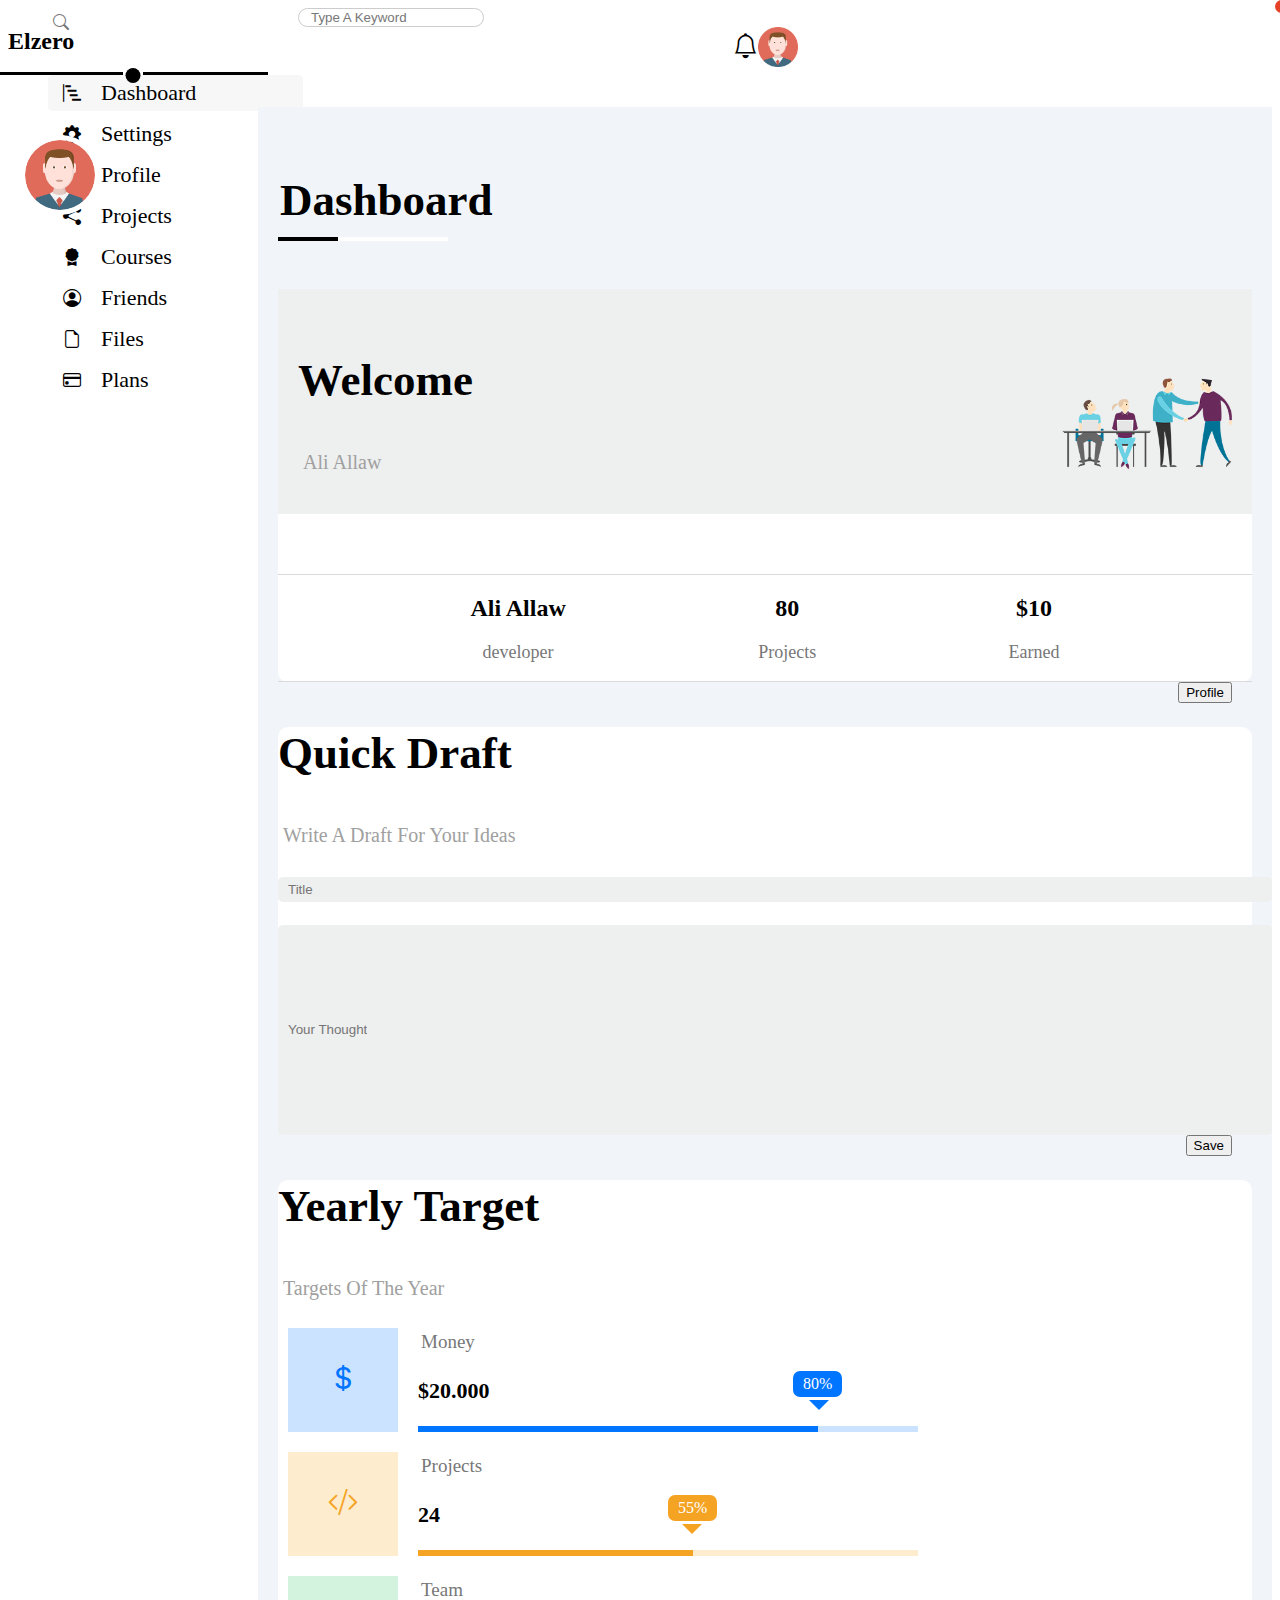
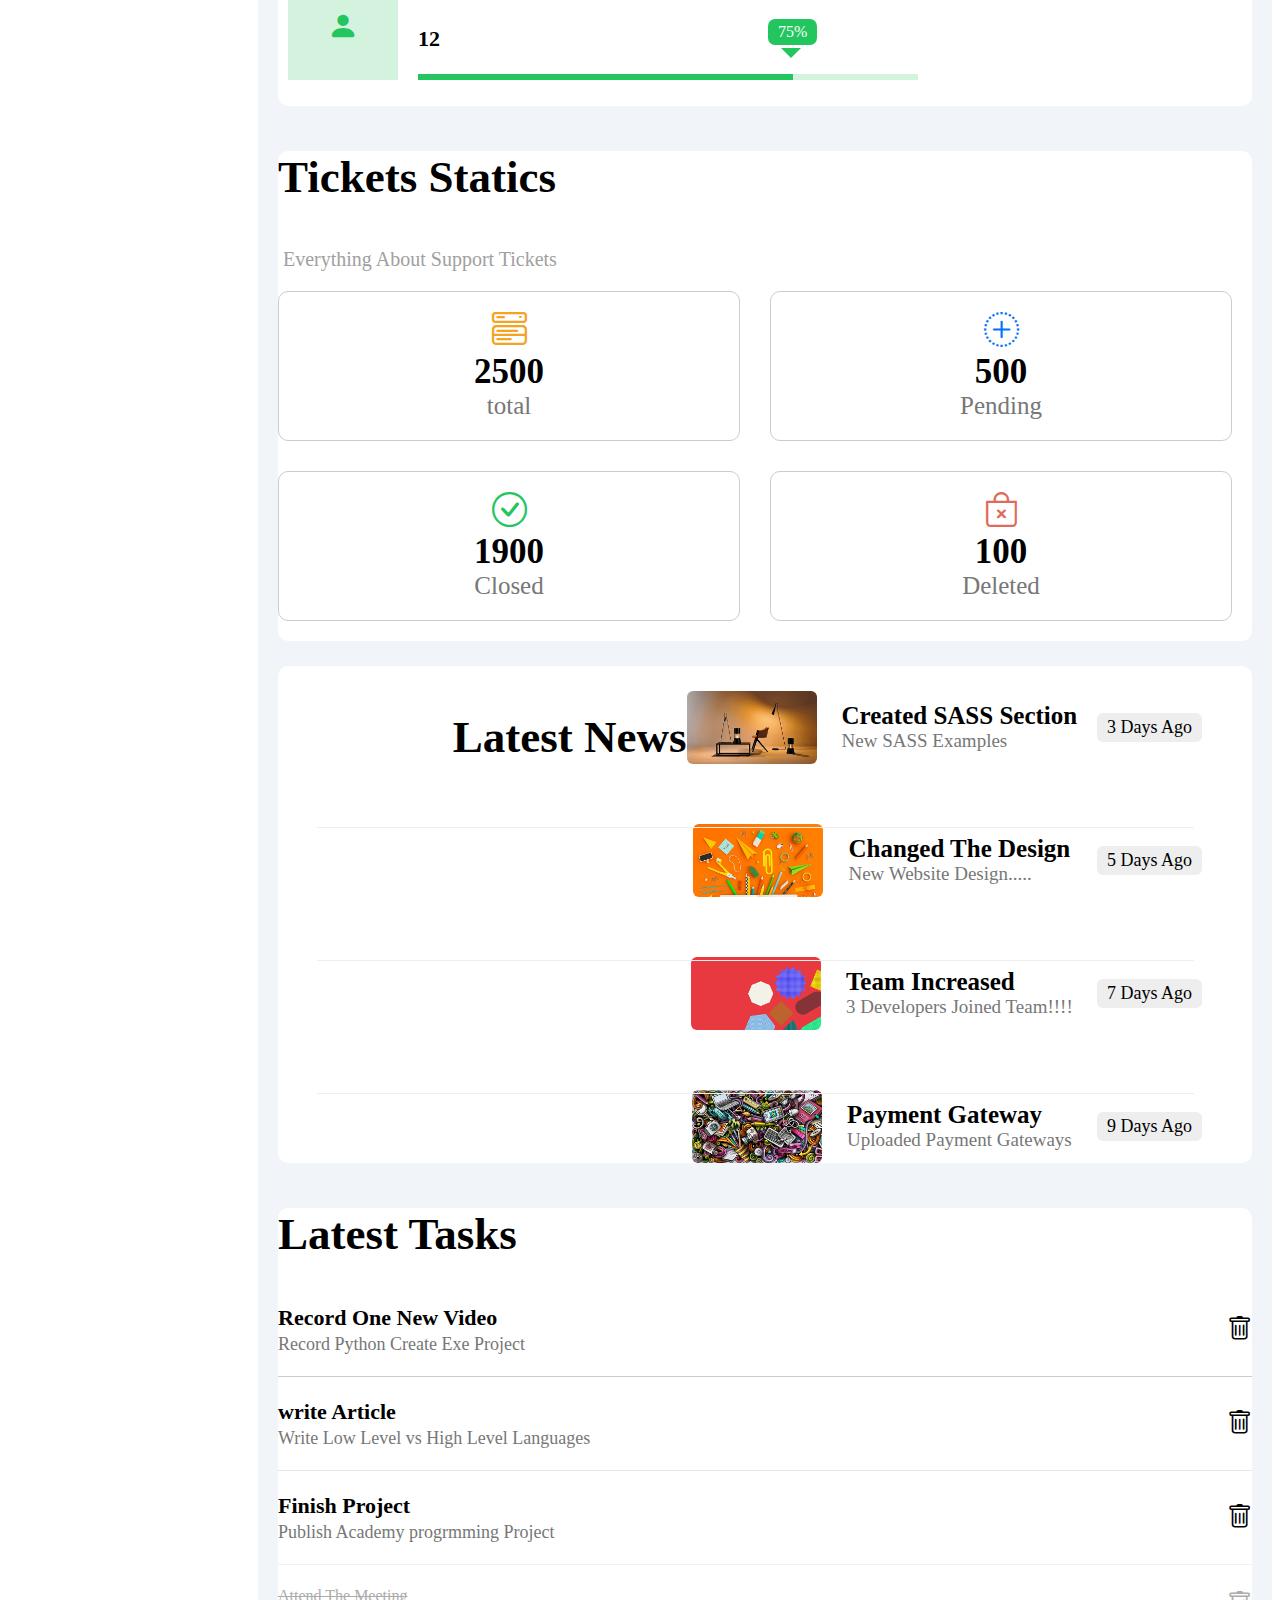
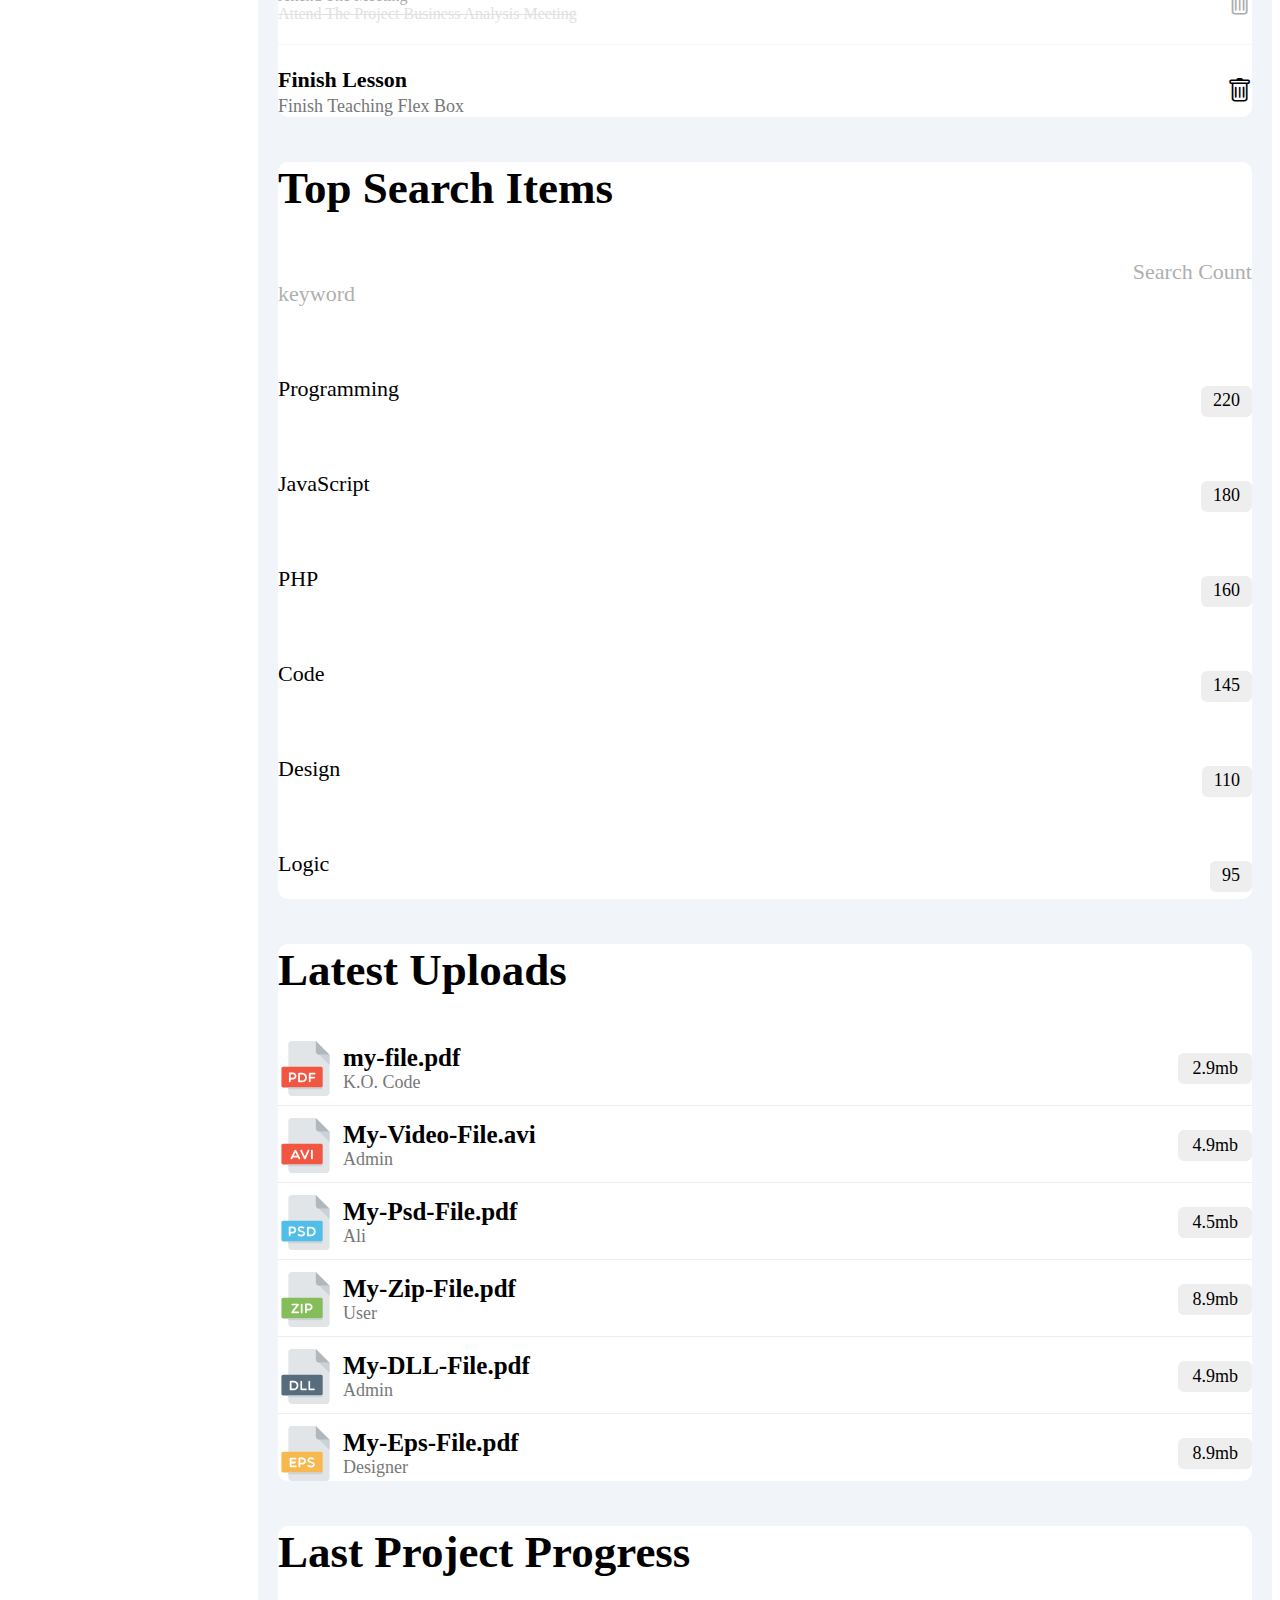
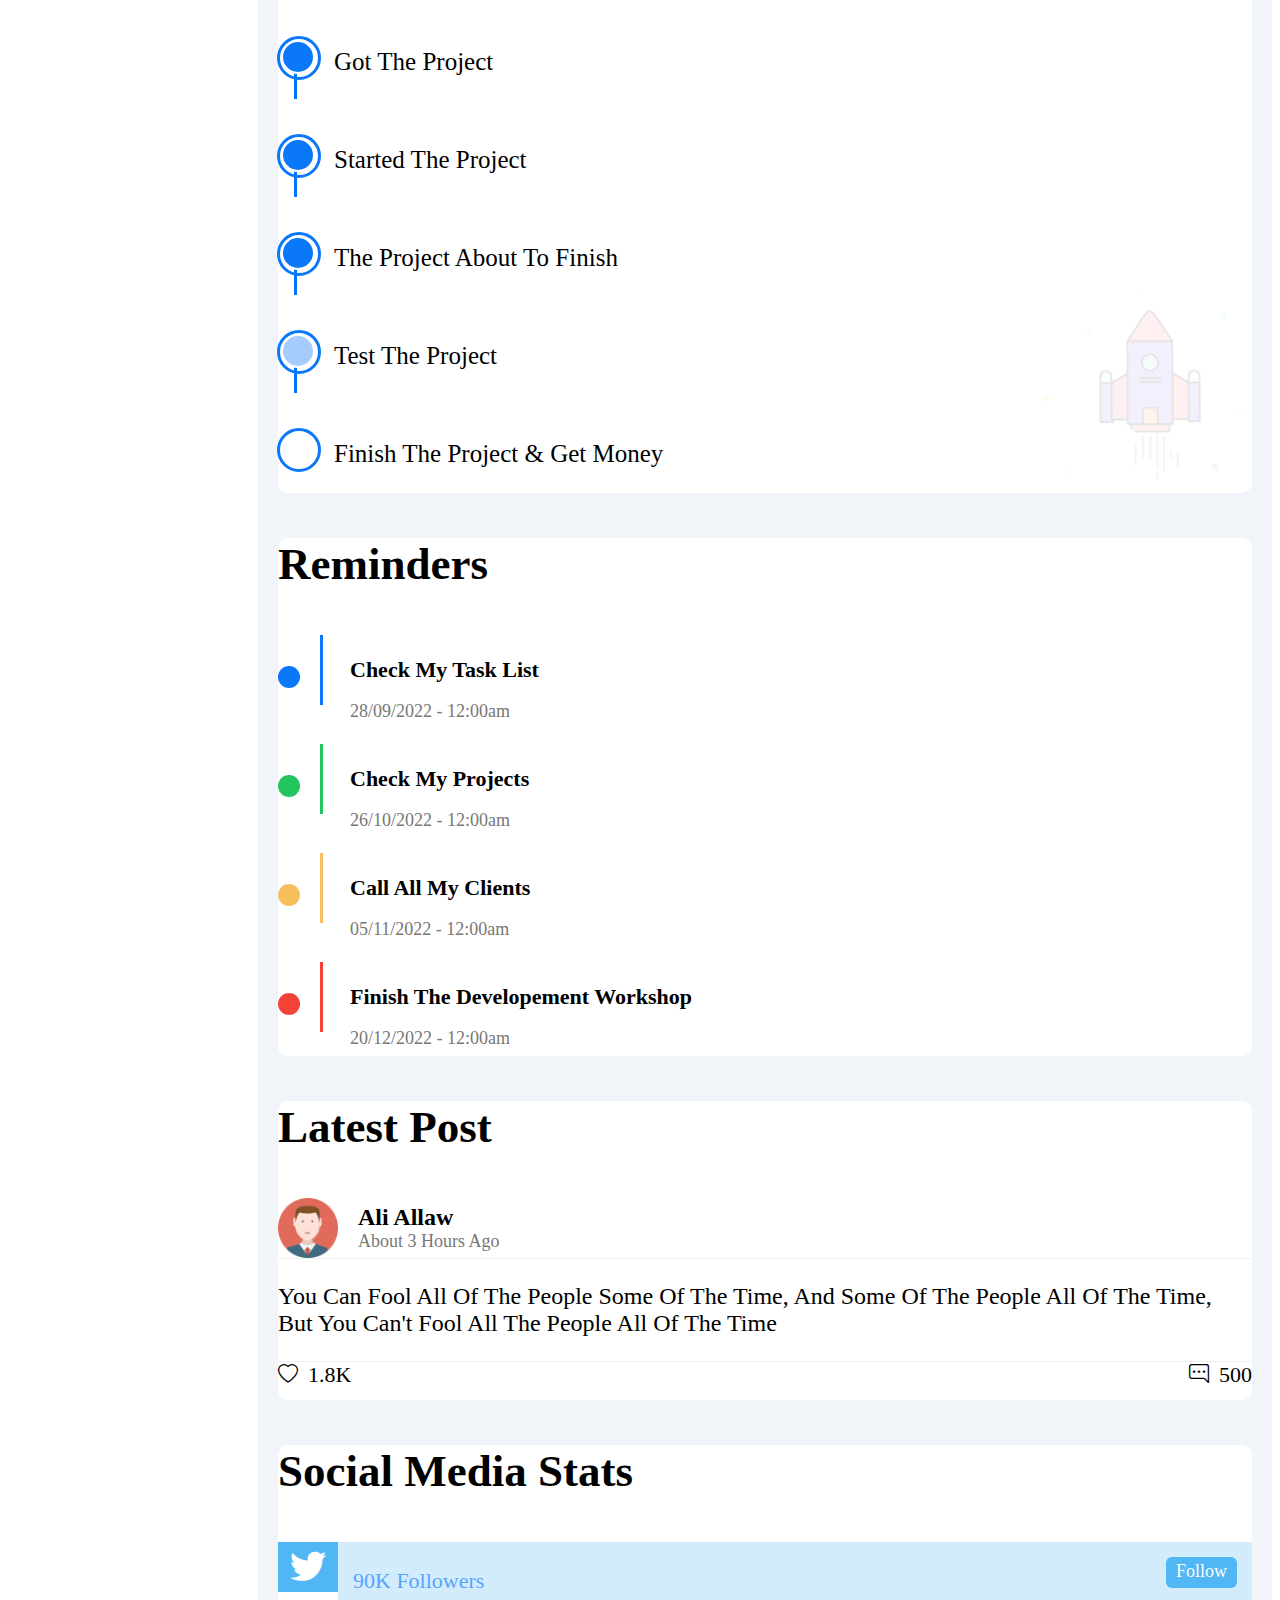
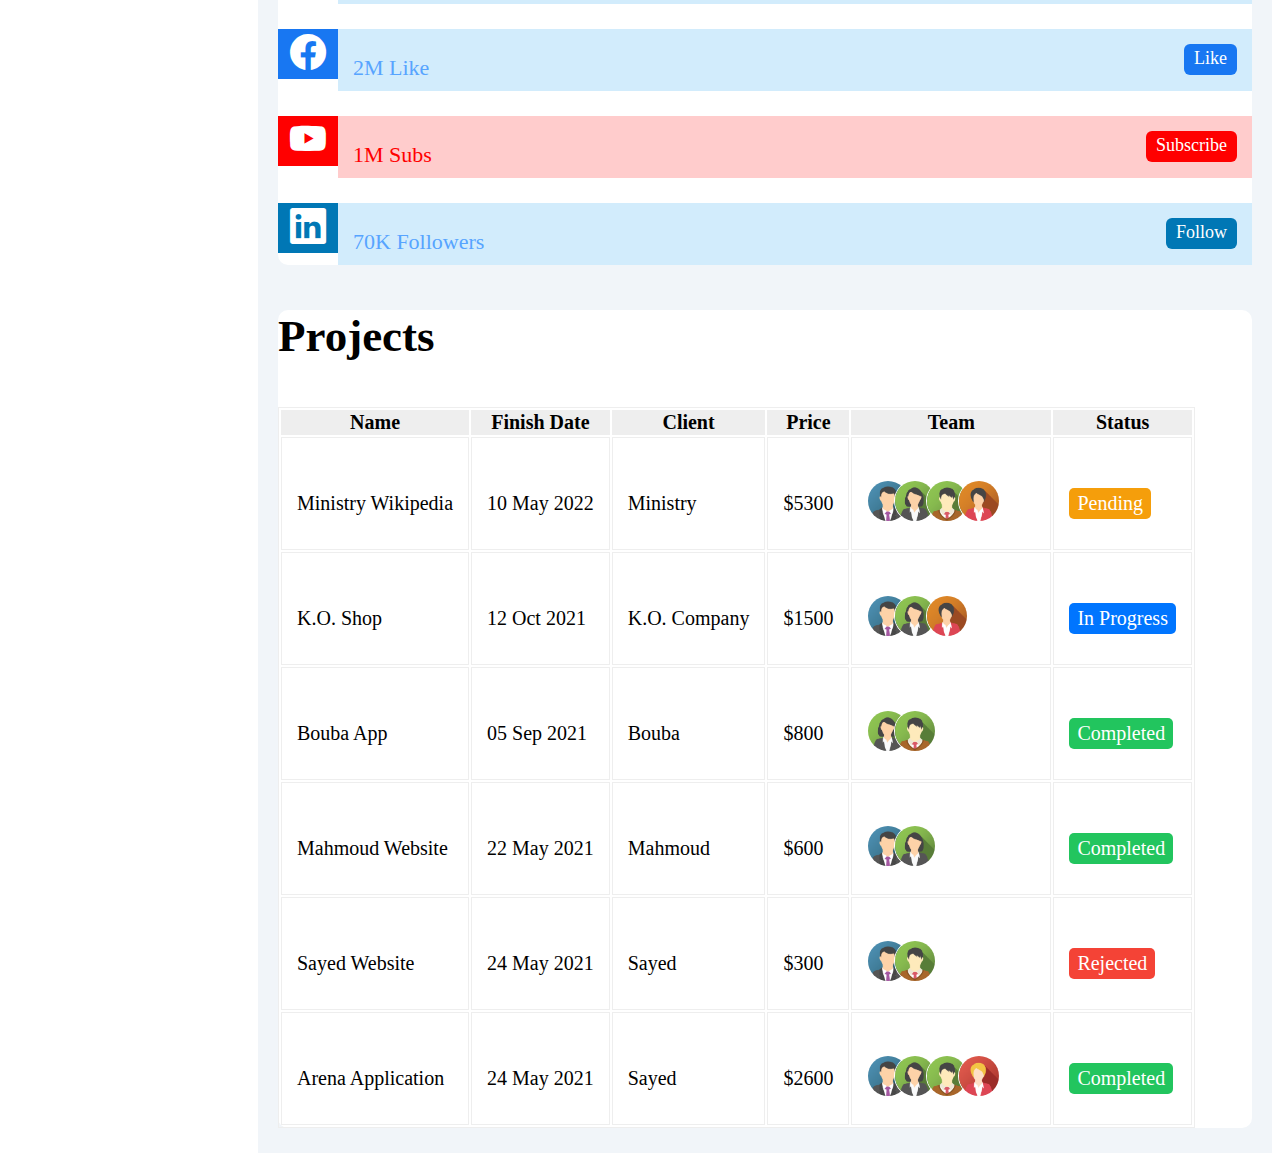
<file: html/Dashboard.html>
<!DOCTYPE html>
<html lang="en">
<head>
    <meta charset="UTF-8">
    <meta http-equiv="X-UA-Compatible" content="IE=edge">
    <meta name="viewport" content="width=device-width, initial-scale=1.0">
    <title>Dashboard</title>
    <!-- link css file -->
    <link rel="stylesheet" href="/sass/main.css">
    <!-- get bootstrap -->
    <!-- CSS only -->
    <link href="https://cdn.jsdelivr.net/npm/bootstrap@5.2.2/dist/css/bootstrap.min.css" rel="stylesheet" integrity="sha384-Zenh87qX5JnK2Jl0vWa8Ck2rdkQ2Bzep5IDxbcnCeuOxjzrPF/et3URy9Bv1WTRi" crossorigin="anonymous">
    <!-- get bootstrap icons -->
    <link rel="stylesheet" href="https://cdn.jsdelivr.net/npm/bootstrap-icons@1.9.1/font/bootstrap-icons.css">

</head>
<body>

    <div class="page">
        <div class="side-bar">
            <!-- Start offcanvas -->
            <div class="offcanva position-relative top-0 d-flex justify-content-start align-items-center flex-column pt-5 pt-sm-3 shadow p-3 p-sm-4 mb-5 bg-body">
                <div class="title">
                    <h2 class="h2 fw-bold">Elzero</h2>
                    <span></span>
                </div>
                <ul class="mt-5 list-unstyled d-flex flex-column gap-xxl-3 gap-xl-1">
                    <li class="active"><a href="Dashboard.html"><i class="bi bi-bar-chart-steps"></i><p>Dashboard</p></a></li>
                    <li class=""><a href="Settings.html"><i class="bi bi-gear-fill"></i><p>Settings</p></a></li>
                    <li class=""><a href="Profile.html"><i class="bi bi-person"></i><p>Profile</p></a></li>
                    <li class=""><a href="Projects.html"><i class="bi bi-share-fill"></i><p>Projects</p></a></li>
                    <li class=""><a href="Courses.html"><i class="bi bi-award-fill"></i><p>Courses</p></a></li>
                    <li class=""><a href="Friends.html"><i class="bi bi-person-circle"></i><p>Friends</p></a></li>
                    <li class=""><a href="Files.html"><i class="bi bi-file-earmark"></i><p>Files</p></a></li>
                    <li class=""><a href="Plans.html"><i class="bi bi-credit-card"></i><p>Plans</p></a></li>
                </ul>
            </div>
            <!-- End offcanvas -->
        </div>

        <div class="content w-100">
            <!-- Start navbar -->
            <div class="navbar">
                <div class="left">
                    <i class="bi bi-search"></i>
                    <input class="py-2 px-4 border border-secondary" type="text" placeholder="Type A Keyword" aria-label="Type A Keyword">
                </div>
                <div class="right gap-3">
                    <i class="bi bi-bell position-relative"></i>
                    <img src="/imgs/avatar.png" alt="">
                </div>
            </div>
            <!-- End navbar -->

            <!-- Start Dashboard -->
            <div class="dashboard pt-3 pb-3" id="dashboard">
                <div class="container-fluid">
                    <div class="designed-title">
                        <h2 class="designed-h2">Dashboard</h2>
                        <span></span>
                    </div>

                    <!-- Start First Row -->
                    <div class="cards row ">
                        
                        <!-- Start Welcome Card -->
                        <div class="col-xl-12 col-xxl-6 ">
                            <div class="card card-1 mt-4">
                                <div class="card-head card-head-1 d-xxl-flex flex-xxl-row justify-content-xxl-space-between align-items-xxl-center text-sm-center">
                                    <div class="title mb-4">
                                        <h3>Welcome</h3>
                                        <p>Ali Allaw</p>
                                    </div>
                                    <div class="welcome-img d-sm-none d-xxl-block">
                                        <img src="/imgs/welcome.png" alt="">
                                    </div>
                                </div>
                                <img src="/imgs/avatar.png" alt="" class="avatar">
                                <div class="card-foot gap-5 pt-4 d-sm-block pt-sm-4 pb-sm-4 pt-xxl-4 pb-xxl-1 d-xxl-flex justify-content-xxl-space-between align-items-xxl-center">
                                    <div class="details">
                                        <h2>Ali Allaw</h3>
                                        <p>developer</p>
                                    </div>
                                    <div class="details mt-sm-4 mt-xxl-0">
                                        <h2>80</h3>
                                        <p>Projects</p>
                                    </div>
                                    <div class="details mt-sm-4 mt-xxl-0">
                                        <h2>$10</h3>
                                        <p>Earned</p>
                                    </div>
                                </div>
                                <div class="button-form mb-xxl-4">
                                    <a href="Profile.html"><button type="button" class="btn btn-primary mt-4 ms-3 px-3 py-1 mb-sm-4 mb-xxl-5">Profile</button></a>
                                </div>
                            </div>
                        </div>
                        <!-- Start Welcome Card -->

                        <!-- Start Quick Draft Card -->
                        <div class="col-xl-12 col-xxl-6 ">
                            <div class="card card-2 mt-4">
                                <div class="card-head px-4 pt-4">
                                    <div class="title mb-4">
                                        <h3>Quick Draft</h3>
                                        <p>Write A Draft For Your Ideas</p>
                                    </div>
                                    <form class="card-form">
                                        <input type="text" placeholder="Title">
                                        <input type="text" placeholder="Your Thought">
                                    </form>
                                </div>
                                <div class="button-form">
                                    <button type="button" class="btn btn-primary mt-4 ms-3 px-3 py-1">Save</button>
                                </div>
                            </div>
                        </div>
                        <!-- Start Quick Draft Card -->

                    </div>
                    <!-- End First Row -->

                    <!-- Start Second Row -->
                    <div class="cards row">

                        <!-- Start Yearly Target Card -->
                        <div class="col-xl-12 col-xxl-6 ">
                            <div class="card card-3 ">
                                <div class="card-head px-4 pt-4">
                                    <div class="title">
                                        <h3>Yearly Target</h3>
                                        <p>Targets Of The Year</p>
                                    </div>
                                </div>
                                <div class="card-body">
                                    <div class="box box-1">
                                        <i class="bi bi-currency-dollar"></i>
                                        <div class="details details-1">
                                            <p>Money</p>
                                            <p>$20.000</p>
                                            <span></span>
                                        </div>
                                    </div>
                                    <div class="box box-2">
                                        <i class="bi bi-code-slash"></i>
                                        <div class="details details-2">
                                            <p>Projects</p>
                                            <p>24</p>
                                            <span></span>
                                        </div>
                                    </div>
                                    <div class="box box-3">
                                        <i class="bi bi-person-fill"></i>
                                        <div class="details details-3">
                                            <p>Team</p>
                                            <p>12</p>
                                            <span></span>
                                        </div>
                                    </div>
                                </div>
                            </div>
                        </div>
                        <!-- End Yearly Target Card -->

                        <!-- Start Tickets Statics Card -->
                        <div class="col-xl-12 col-xxl-6 ">
                            <div class="card card-4 p-4 mt-sm-4 mt-xxl-0">
                                <div class="title mb-4">
                                    <h3>Tickets Statics</h3>
                                    <p>Everything About Support Tickets</p>
                                </div>
                                <div class="big-box big-box-1 d-sm-block d-xxl-flex">
                                    <div class="box box-1">
                                        <i class="bi bi-menu-button-wide"></i>
                                        <p>2500</p>
                                        <p>total</p>
                                    </div>
                                    <div class="box box-2">
                                        <i class="bi bi-plus-circle-dotted"></i>
                                        <p>500</p>
                                        <p>Pending</p>
                                    </div>
                                </div>
                                <div class="big-box big-box-2 d-sm-block d-xxl-flex">
                                    <div class="box box-1">
                                        <i class="bi bi-check-circle"></i>
                                        <p>1900</p>
                                        <p>Closed</p>
                                    </div>
                                    <div class="box box-2">
                                        <i class="bi bi-bag-x"></i>
                                        <p>100</p>
                                        <p>Deleted</p>
                                    </div>
                                </div>
                                
                            </div>
                        </div>
                        <!-- End Tickets Statics Card -->

                    </div>
                    <!-- End Second Row -->

                    <!-- Start Third Row -->
                    <div class="cards row">

                        <!-- Start Latest News Card -->
                        <div class="col-xl-12 col-xxl-6 ">
                            <div class="card card-5 p-4 align-items-sm-center align-items-xxl-start">
                                <div class="title ">
                                    <h3 class="">Latest News</h3>
                                </div>       
                                <div class="boxes gap-sm-3">
                                    <div class="box box-1 flex-sm-column text-sm-center flex-xxl-row text-xxl-start">
                                        <img src="/imgs/news-01.png" alt="">
                                        <div class="details">
                                            <p>Created SASS Section</p>
                                            <p>New SASS Examples</p>
                                        </div>
                                        <span class="d-sm-none d-xxl-block">3 Days Ago</span>
                                    </div>
                                    <div class="box box-2 flex-sm-column text-sm-center flex-xxl-row text-xxl-start">
                                        <img src="/imgs/news-02.png" alt="">
                                        <div class="details">
                                            <p>Changed The Design</p>
                                            <p>New Website Design.....</p>
                                        </div>
                                        <span class="d-sm-none d-xxl-block">5 Days Ago</span>
                                    </div>
                                    <div class="box box-3 flex-sm-column text-sm-center flex-xxl-row text-xxl-start">
                                        <img src="/imgs/news-03.png" alt="">
                                        <div class="details">
                                            <p>Team Increased</p>
                                            <p>3 Developers Joined Team!!!!</p>
                                        </div>
                                        <span class="d-sm-none d-xxl-block">7 Days Ago</span>
                                    </div>
                                    <div class="box box-4 flex-sm-column text-sm-center flex-xxl-row text-xxl-start">
                                        <img src="/imgs/news-04.png" alt="">
                                        <div class="details">
                                            <p>Payment Gateway</p>
                                            <p>Uploaded Payment Gateways</p>
                                        </div>
                                        <span class="d-sm-none d-xxl-block">9 Days Ago</span>
                                    </div>
                                </div>             
                                
                            </div>
                        </div>
                        <!-- End Latest News Card -->

                        <!-- Start Latest Tasks Card -->
                        <div class="col-xl-12 col-xxl-6 ">
                            <div class="card card-6 p-4 mt-sm-4 mt-xxl-0">
                                <div class="title">
                                    <h3>Latest Tasks</h3>
                                </div>
                                <div class="big-box mt-xxl-2">
                                    <div class="box box-1 mt-xxl-5">
                                        <div class="text">
                                            <p>Record One New Video</p>
                                            <p>Record Python Create Exe Project</p>
                                        </div>
                                        <i class="bi bi-trash"></i>
                                    </div>
                                    <div class="box box-2 mt-xxl-5">
                                        <div class="text">
                                            <p>write Article</p>
                                            <p>Write Low Level vs High Level Languages</p>
                                        </div>
                                        <i class="bi bi-trash"></i>
                                    </div>
                                    <div class="box box-3 mt-xxl-5">
                                        <div class="text">
                                            <p>Finish Project</p>
                                            <p>Publish Academy progrmming Project</p>
                                        </div>
                                        <i class="bi bi-trash"></i>
                                    </div>
                                    <div class="box box-4 mt-xxl-5">
                                        <div class="text">
                                            <del>Attend The Meeting</del>
                                            <del>Attend The Project Business Analysis Meeting</del>
                                        </div>
                                        <i class="bi bi-trash"></i>
                                    </div>
                                    <div class="box box-5">
                                        <div class="text">
                                            <p>Finish Lesson</p>
                                            <p>Finish Teaching Flex Box</p>
                                        </div>
                                        <i class="bi bi-trash"></i>
                                    </div>
                                </div>
                            </div>  
                        </div>
                        <!-- End Latest Tasks Card -->

                    </div>            
                    <!-- End Third Row -->

                    <!-- Start Fourth Row -->
                    <div class="cards row mt-4">

                        <!-- Start Top Search Items Card -->
                        <div class="col-xl-12 col-xxl-6 ">
                            <div class="card card-7 p-4">
                                <div class="title">
                                    <h3>Top Search Items</h3>
                                </div>
                                <div class="boxes">
                                    <div class="box box-1">
                                        <p>keyword</p>
                                    </div>
                                    <div class="box box-2">
                                        <p>Programming</p>
                                    </div>
                                    <div class="box box-3">
                                        <p>JavaScript</p>
                                    </div>
                                    <div class="box box-4">
                                        <p>PHP</p>
                                    </div>
                                    <div class="box box-5">
                                        <p>Code</p>
                                    </div>
                                    <div class="box box-6">
                                        <p>Design</p>
                                    </div>
                                    <div class="box box-7">
                                        <p>Logic</p>
                                    </div>
                                </div>
                            </div>
                        </div>
                        <!-- End Top Search Items Card -->

                        <!-- Start Latest Uploads Card -->
                        <div class="col-xl-12 col-xxl-6 ">
                            <div class="card card-8 p-4 mt-sm-4 mt-xxl-0">
                                <div class="title">
                                    <h3>Latest Uploads</h3>
                                </div>
                                <div class="boxes">
                                    <div class="box box-1">
                                        <img src="/svg/pdf.svg" alt="">
                                        <div class="details">
                                            <p>my-file.pdf</p>
                                            <p>K.O. Code</p>
                                        </div>
                                    </div>
                                    <div class="box box-2">
                                        <img src="/svg/avi.svg" alt="">
                                        <div class="details">
                                            <p>My-Video-File.avi</p>
                                            <p>Admin</p>
                                        </div>
                                    </div>
                                    <div class="box box-3">
                                        <img src="/svg/psd.svg" alt="">
                                        <div class="details">
                                            <p>My-Psd-File.pdf</p>
                                            <p>Ali</p>
                                        </div>
                                    </div>
                                    <div class="box box-4">
                                        <img src="/svg/zip.svg" alt="">
                                        <div class="details">
                                            <p>My-Zip-File.pdf</p>
                                            <p>User</p>
                                        </div>
                                    </div>
                                    <div class="box box-5">
                                        <img src="/svg/dll.svg" alt="">
                                        <div class="details">
                                            <p>My-DLL-File.pdf</p>
                                            <p>Admin</p>
                                        </div>
                                    </div>
                                    <div class="box box-6">
                                        <img src="/svg/eps.svg" alt="">
                                        <div class="details">
                                            <p>My-Eps-File.pdf</p>
                                            <p>Designer</p>
                                        </div>
                                    </div>
                                </div>
                            </div>
                        </div>
                        <!-- End Latest Uploads Card -->

                    </div>
                    <!-- End Fourth Row -->

                    <!-- Start Fifth Row -->
                    <div class="cards row">

                        <!-- Start Last Project Progress Card -->
                        <div class="col-xl-12 col-xxl-6 ">
                            <div class="card card-9 p-4">
                                <div class="title">
                                    <h3>Last Project Progress</h3>
                                </div>
                                <div class="boxes">
                                    <div class="box box-1">
                                        <span></span>
                                        <p>Got The Project</p>
                                    </div>
                                    <div class="box box-2">
                                        <span></span>
                                        <p>Started The Project</p>
                                    </div>
                                    <div class="box box-3">
                                        <span></span>
                                        <p>The Project About To Finish</p>
                                    </div>
                                    <div class="box box-4">
                                        <span></span>
                                        <p>Test The Project</p>
                                    </div>
                                    <div class="box box-5">
                                        <span></span>
                                        <p>Finish The Project & Get Money</p>
                                    </div>
                                </div>
                                <img src="/imgs/project.png" alt="">
                            </div>
                        </div>
                        <!-- End Last Project Progress Card -->

                        <!-- Start Reminders Card -->
                        <div class="col-xl-12 col-xxl-6 ">
                            <div class="card card-10 p-4 mt-sm-4 mt-xxl-0">
                                <div class="title">
                                    <h3>Reminders</h3>
                                </div>
                                <div class="boxes">
                                    <div class="box box-1">
                                        <span></span>
                                        <div class="details">
                                            <p>Check My Task List</p>
                                            <p>28/09/2022 - 12:00am</p>
                                        </div>
                                    </div>
                                    <div class="box box-2">
                                        <span></span>
                                        <div class="details">
                                            <p>Check My Projects</p>
                                            <p>26/10/2022 - 12:00am</p>
                                        </div>
                                    </div>
                                    <div class="box box-3">
                                        <span></span>
                                        <div class="details">
                                            <p>Call All My Clients</p>
                                            <p>05/11/2022 - 12:00am</p>
                                        </div>
                                    </div>
                                    <div class="box box-4">
                                        <span></span>
                                        <div class="details">
                                            <p>Finish The Developement Workshop</p>
                                            <p>20/12/2022 - 12:00am</p>
                                        </div>
                                    </div>
                                </div>
                            </div>
                        </div>
                        <!-- End Reminders Card -->

                    </div>
                    <!-- End Fifth Row -->

                    <!-- Start Sixth Row -->
                    <div class="cards row mt-4">

                        <!-- Start Latest Post Card -->
                        <div class="col-xl-12 col-xxl-6 ">
                            <div class="card card-11 p-4">
                                <div class="title">
                                    <h3>Latest Post</h3>
                                </div>
                                <div class="person">
                                    <div class="head pb-3">
                                        <img src="/imgs/avatar.png" alt="">
                                        <div class="details">
                                            <p>Ali Allaw</p>
                                            <p>About 3 Hours Ago</p>
                                        </div>
                                    </div>
                                    <div class="body mt-3 lh-lg pb-2">
                                        <p>You Can Fool All Of The People Some Of The Time, And Some Of The People All Of The Time, But You Can't Fool All The People All Of The Time</p>
                                    </div>
                                    <div class="foot mt-3">
                                        <div class="left">
                                            <i class="bi bi-heart"></i>
                                            <p>1.8K</p>
                                        </div>
                                        <div class="right">
                                            <i class="bi bi-chat-right-dots"></i>
                                            <p>500</p>
                                        </div>
                                    </div>
                                </div>
                            </div>
                        </div>
                        <!-- End Latest Post Card -->

                        <!-- Start Social Media Stats Card -->
                        <div class="col-xl-12 col-xxl-6 ">
                            <div class="card card-12 p-4 mt-sm-4 mt-xxl-0 pb-xl-5 pt-xl-5 pb-xxl-4 pt-xxl-4">
                                <div class="title">
                                    <h3>Social Media Stats</h3>
                                </div>
                                <div class="boxes">
                                    <div class="box box-1">
                                        <i class="bi bi-twitter"></i>
                                        <div class="details">
                                            <p>90K Followers</p>
                                        </div>
                                    </div>
                                    <div class="box box-2">
                                        <i class="bi bi-facebook"></i>
                                        <div class="details">
                                            <p>2M Like</p>
                                        </div>
                                    </div>
                                    <div class="box box-3">
                                        <i class="bi bi-youtube"></i>
                                        <div class="details">
                                            <p>1M Subs</p>
                                        </div>
                                    </div>
                                    <div class="box box-4">
                                        <i class="bi bi-linkedin"></i>
                                        <div class="details">
                                            <p>70K Followers</p>
                                        </div>
                                    </div>
                                </div>
                            </div>
                        </div>
                        <!-- End Social Media Stats Card -->

                    </div>
                    <!-- End Sixth Row -->

                    <!-- Start seventh Row -->
                    <div class="cards row mt-4">

                        <!-- Start Projects Table Card -->
                        <div class="col-12">
                            <div class="card card-13 p-4">
                                <div class="title">
                                    <h3>Projects</h3>
                                </div>
                                <div class="boxes mt-3">
                                    <table class="table">
                                        <thead>
                                            <tr>
                                                <th scope="col-3">Name</th>
                                                <th scope="col-2">Finish Date</th>
                                                <th scope="col-3">Client</th>
                                                <th scope="col-1">Price</th>
                                                <th scope="col-1">Team</th>
                                                <th scope="col-2">Status</th>
                                            </tr>
                                        </thead>
                                        <tbody class="">
                                            <tr>
                                                <td>Ministry Wikipedia</td>
                                                <td>10 May 2022</td>
                                                <td>Ministry</td>
                                                <td>$5300</td>
                                                <td><img src="/imgs/team-01.png" alt=""><img src="/imgs/team-02.png"><img src="/imgs/team-03.png"><img src="/imgs/team-04.png" alt=""></td>
                                                <td class="designed-td"><p>Pending</p></td>
                                            </tr>
                                            <tr>
                                                <td>K.O. Shop</td>
                                                <td>12 Oct 2021</td>
                                                <td>K.O. Company</td>
                                                <td>$1500</td>
                                                <td><img src="/imgs/team-01.png" alt=""><img src="/imgs/team-02.png"><img src="/imgs/team-04.png" alt=""></td>
                                                <td class="designed-td"><p>In Progress</p></td>
                                            </tr>
                                            <tr>
                                                <td>Bouba App</td>
                                                <td>05 Sep 2021</td>
                                                <td>Bouba</td>
                                                <td>$800</td>
                                                <td><img src="/imgs/team-02.png"><img src="/imgs/team-03.png" alt=""></td>
                                                <td class="designed-td"><p>Completed</p></td>
                                            </tr>
                                            <tr>
                                                <td>Mahmoud Website</td>
                                                <td>22 May 2021</td>
                                                <td>Mahmoud</td>
                                                <td>$600</td>
                                                <td><img src="/imgs/team-01.png"><img src="/imgs/team-02.png" alt=""></td>
                                                <td class="designed-td"><p>Completed</p></td>
                                            </tr>
                                            <tr>
                                                <td>Sayed Website</td>
                                                <td>24 May 2021</td>
                                                <td>Sayed</td>
                                                <td>$300</td>
                                                <td><img src="/imgs/team-01.png"><img src="/imgs/team-03.png" alt=""></td>
                                                <td class="designed-td"><p>Rejected</p></td>
                                            </tr>
                                            <tr>
                                                <td>Arena Application</td>
                                                <td>24 May 2021</td>
                                                <td>Sayed</td>
                                                <td>$2600</td>
                                                <td><img src="/imgs/team-01.png"><img src="/imgs/team-02.png" alt=""><img src="/imgs/team-03.png" alt=""><img src="/imgs/team-05.png" alt=""></td>
                                                <td class="designed-td"><p>Completed</p></td>
                                            </tr>
                                        </tbody>
                                    </table>
                                </div>
                            </div>
                        </div>
                        <!-- End Projects Table Card -->
                        
                    </div>
                    <!-- End seventh Row -->

                </div>
            </div>
            <!-- End Dashboard -->
            
        </div>
    </div>
    
    <!-- JavaScript Bundle with Popper -->
    <script src="https://cdn.jsdelivr.net/npm/bootstrap@5.2.2/dist/js/bootstrap.bundle.min.js" integrity="sha384-OERcA2EqjJCMA+/3y+gxIOqMEjwtxJY7qPCqsdltbNJuaOe923+mo//f6V8Qbsw3" crossorigin="anonymous"></script>

</body>
</html>
</file>
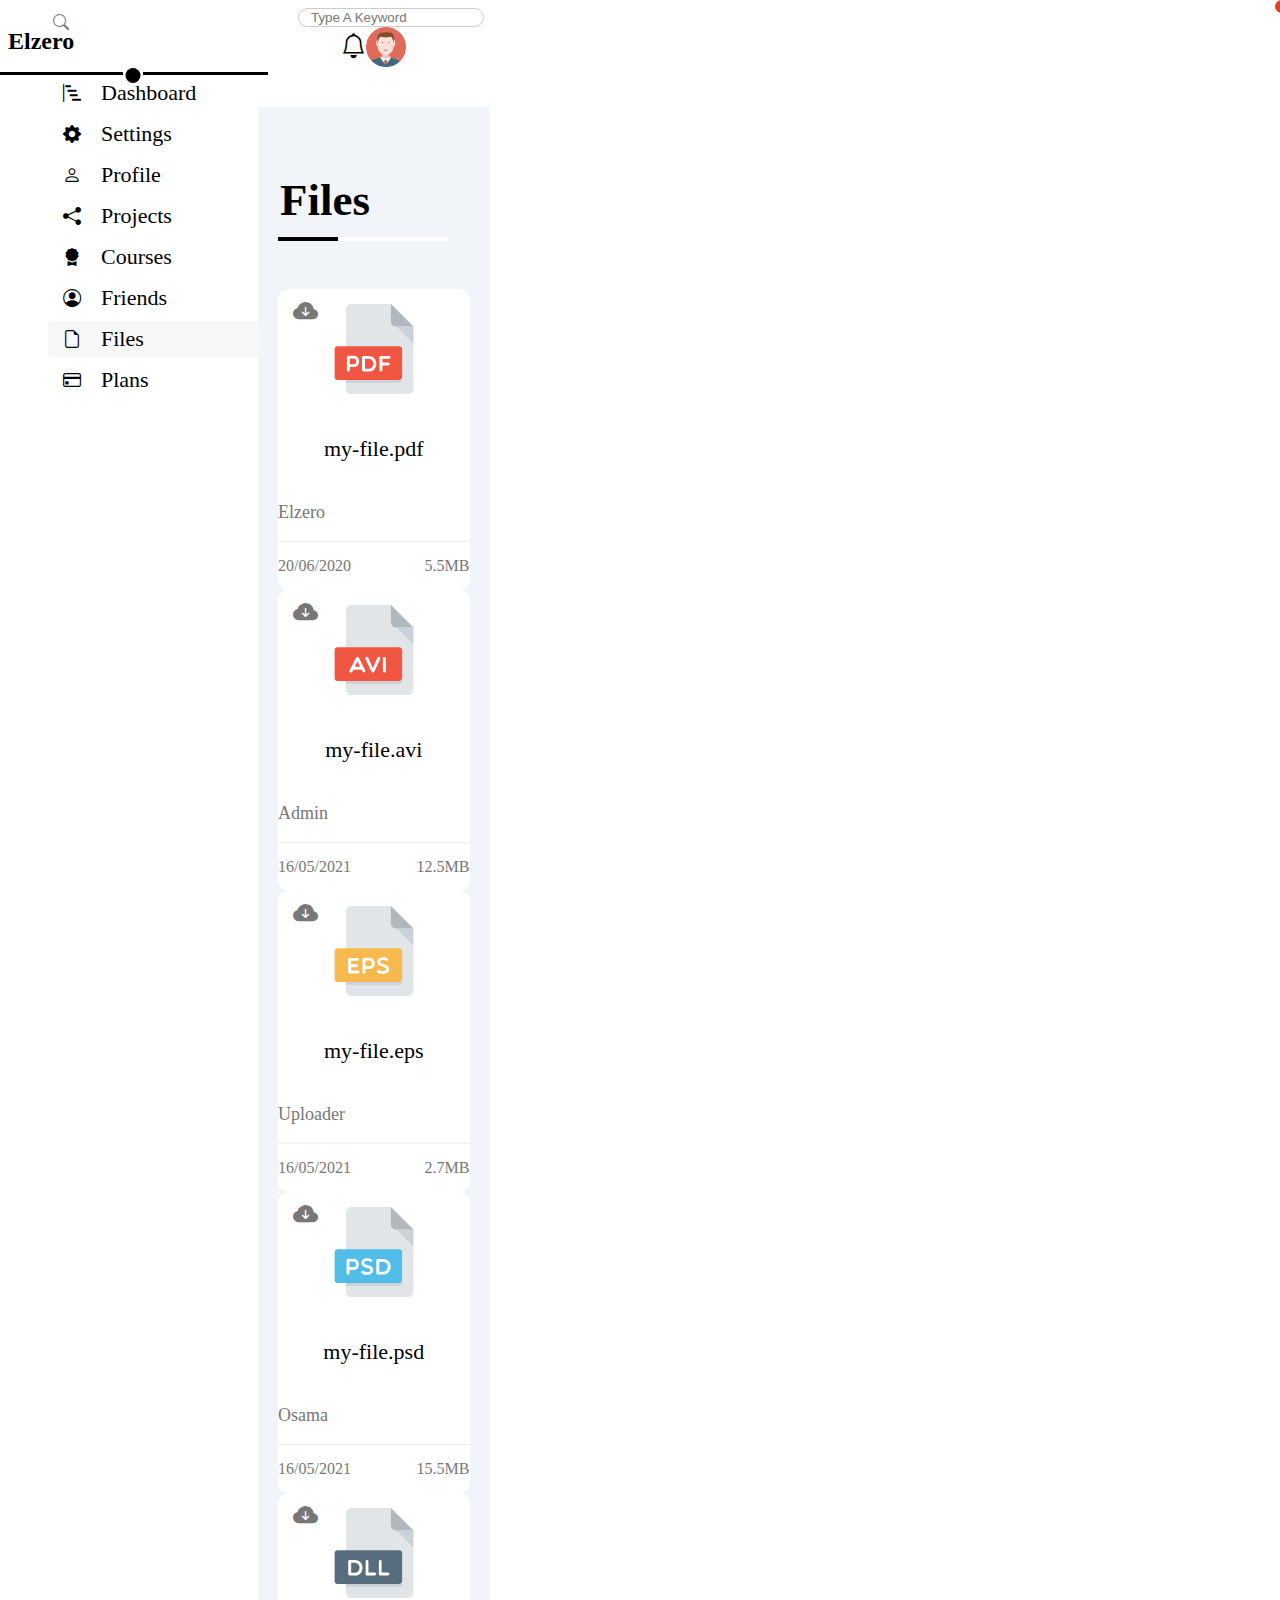
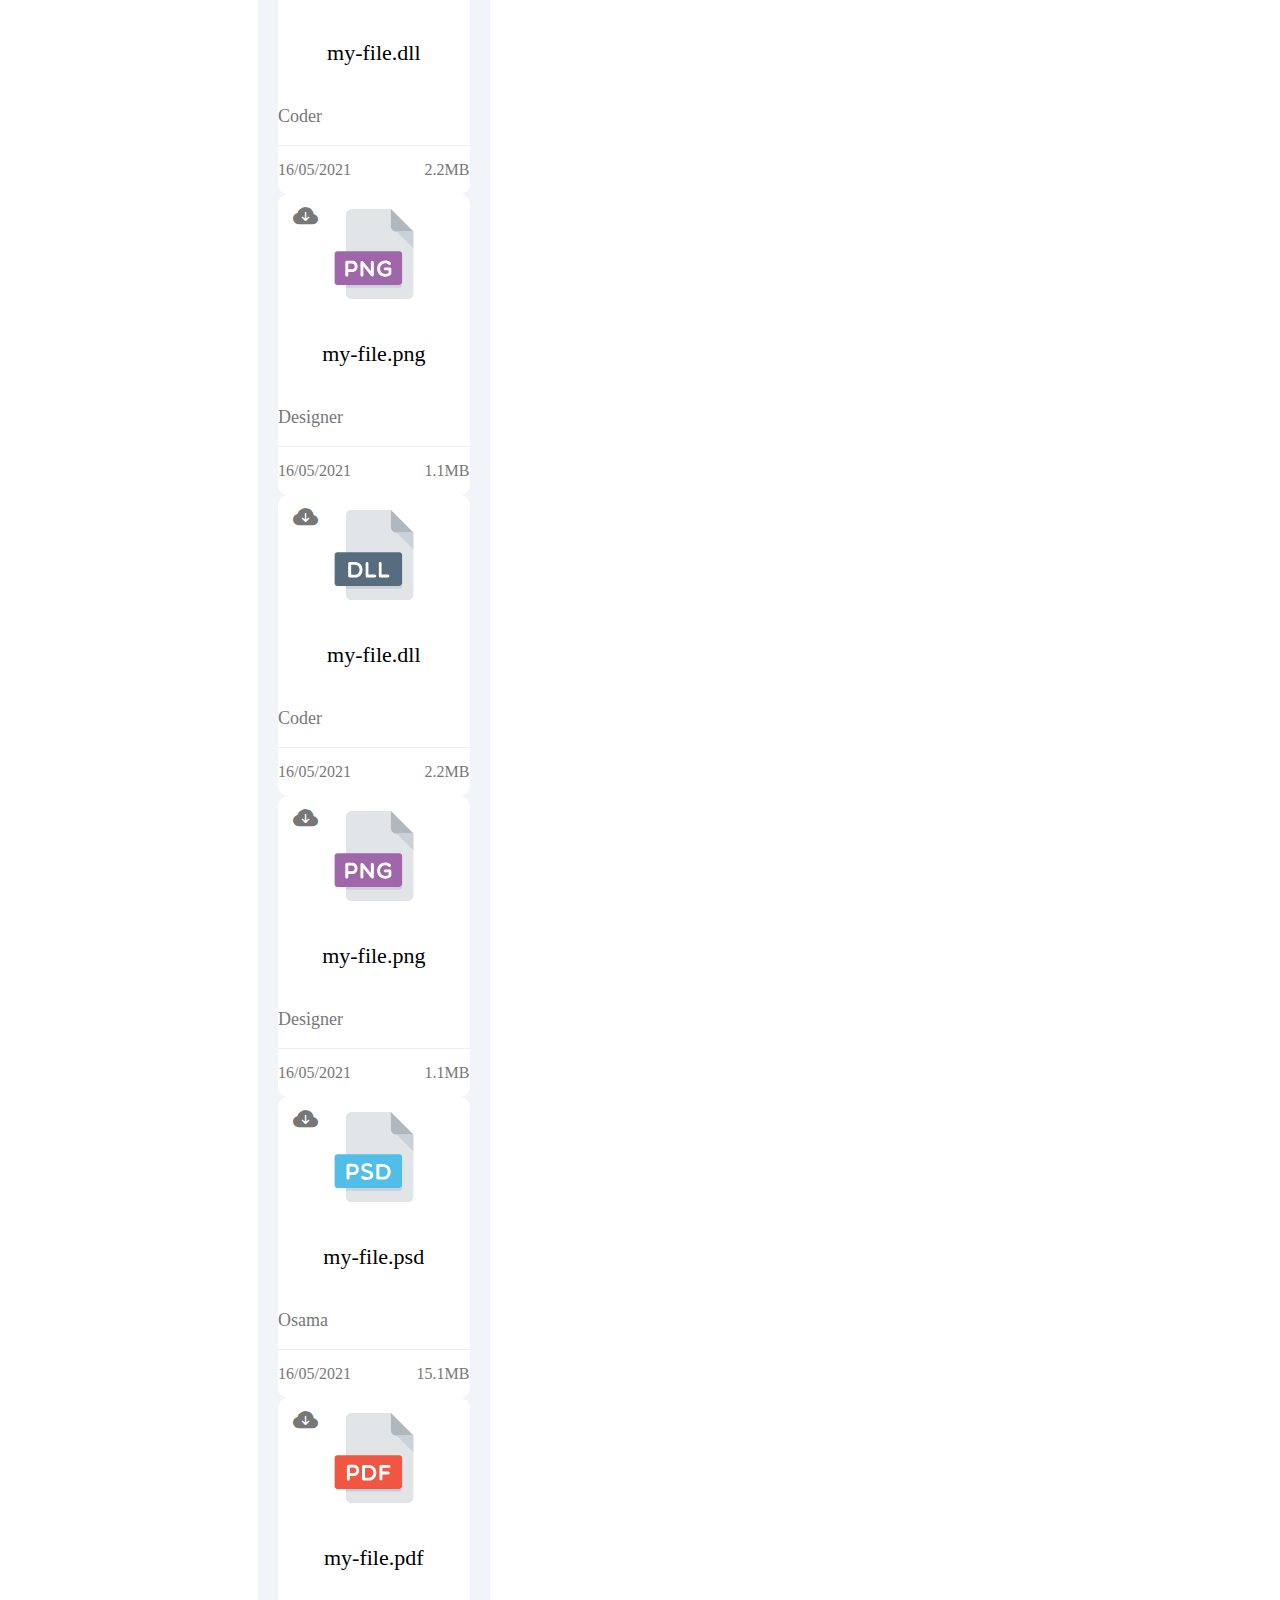
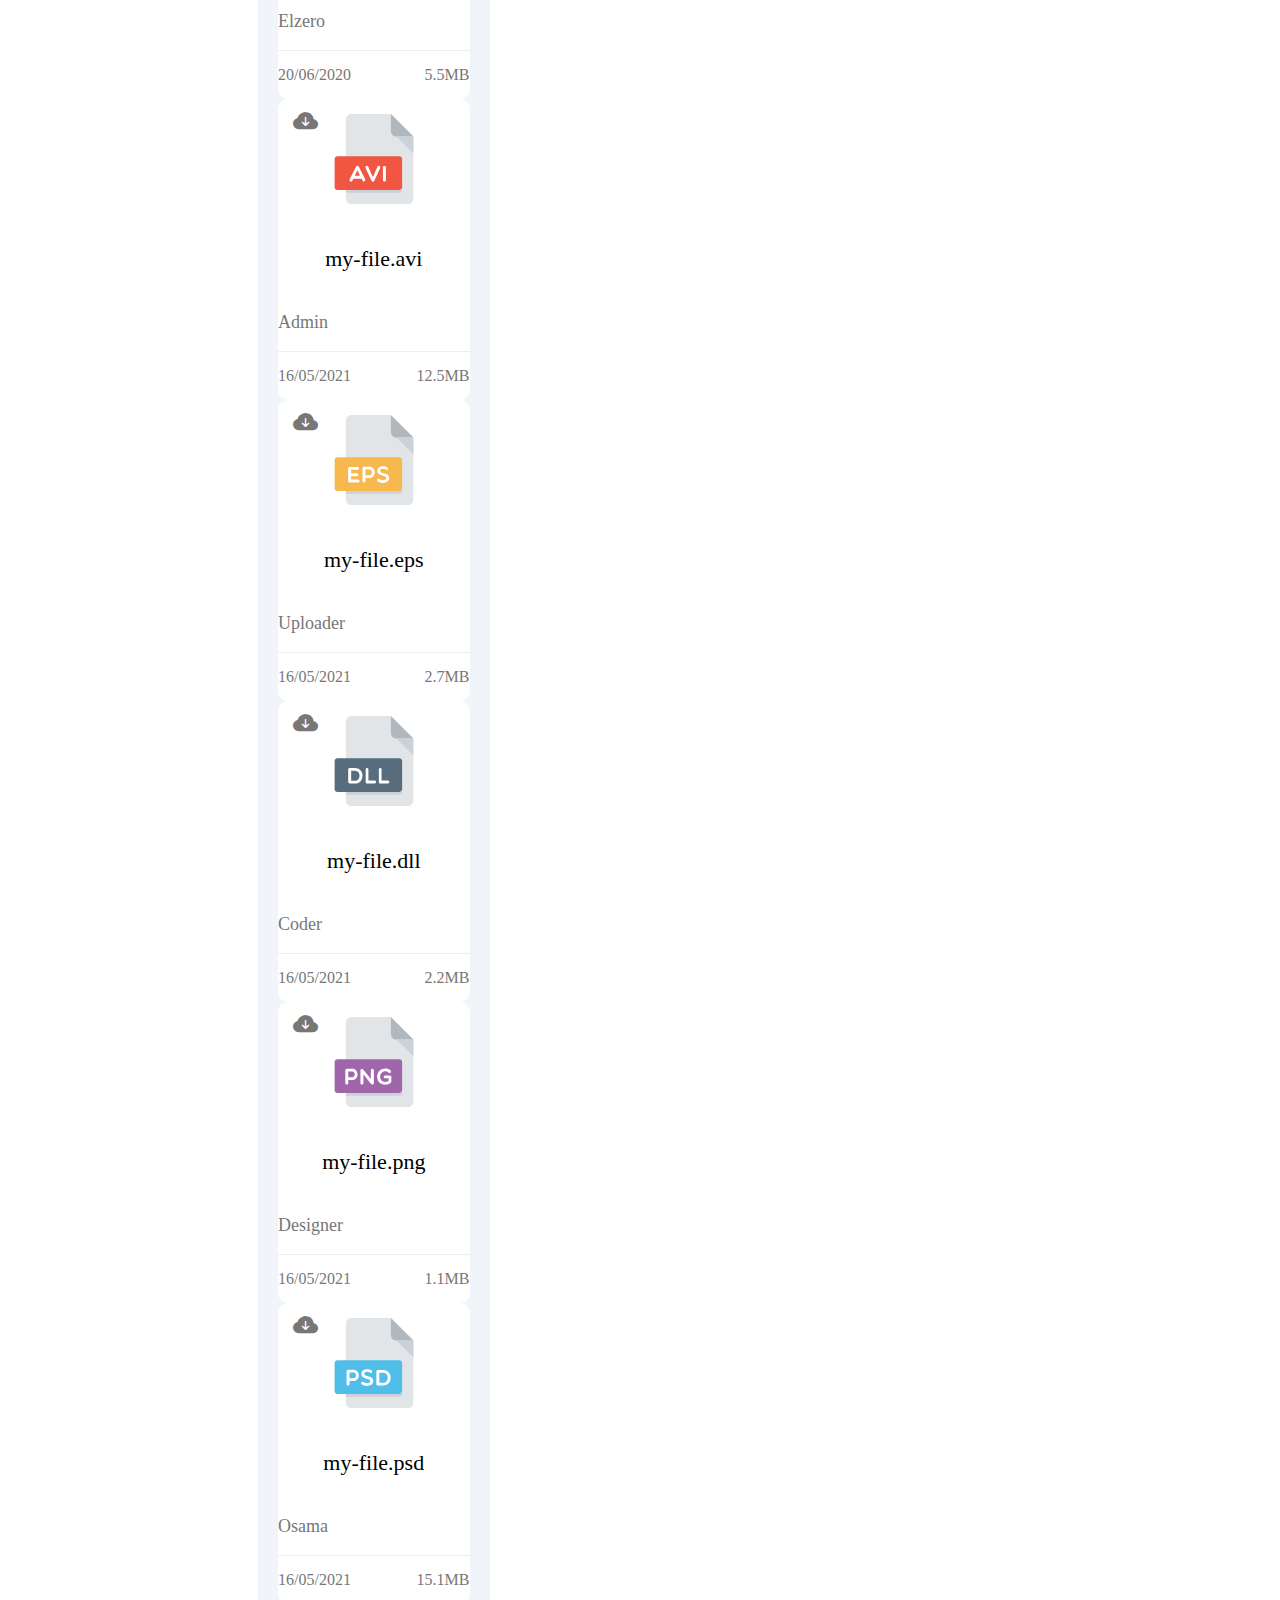
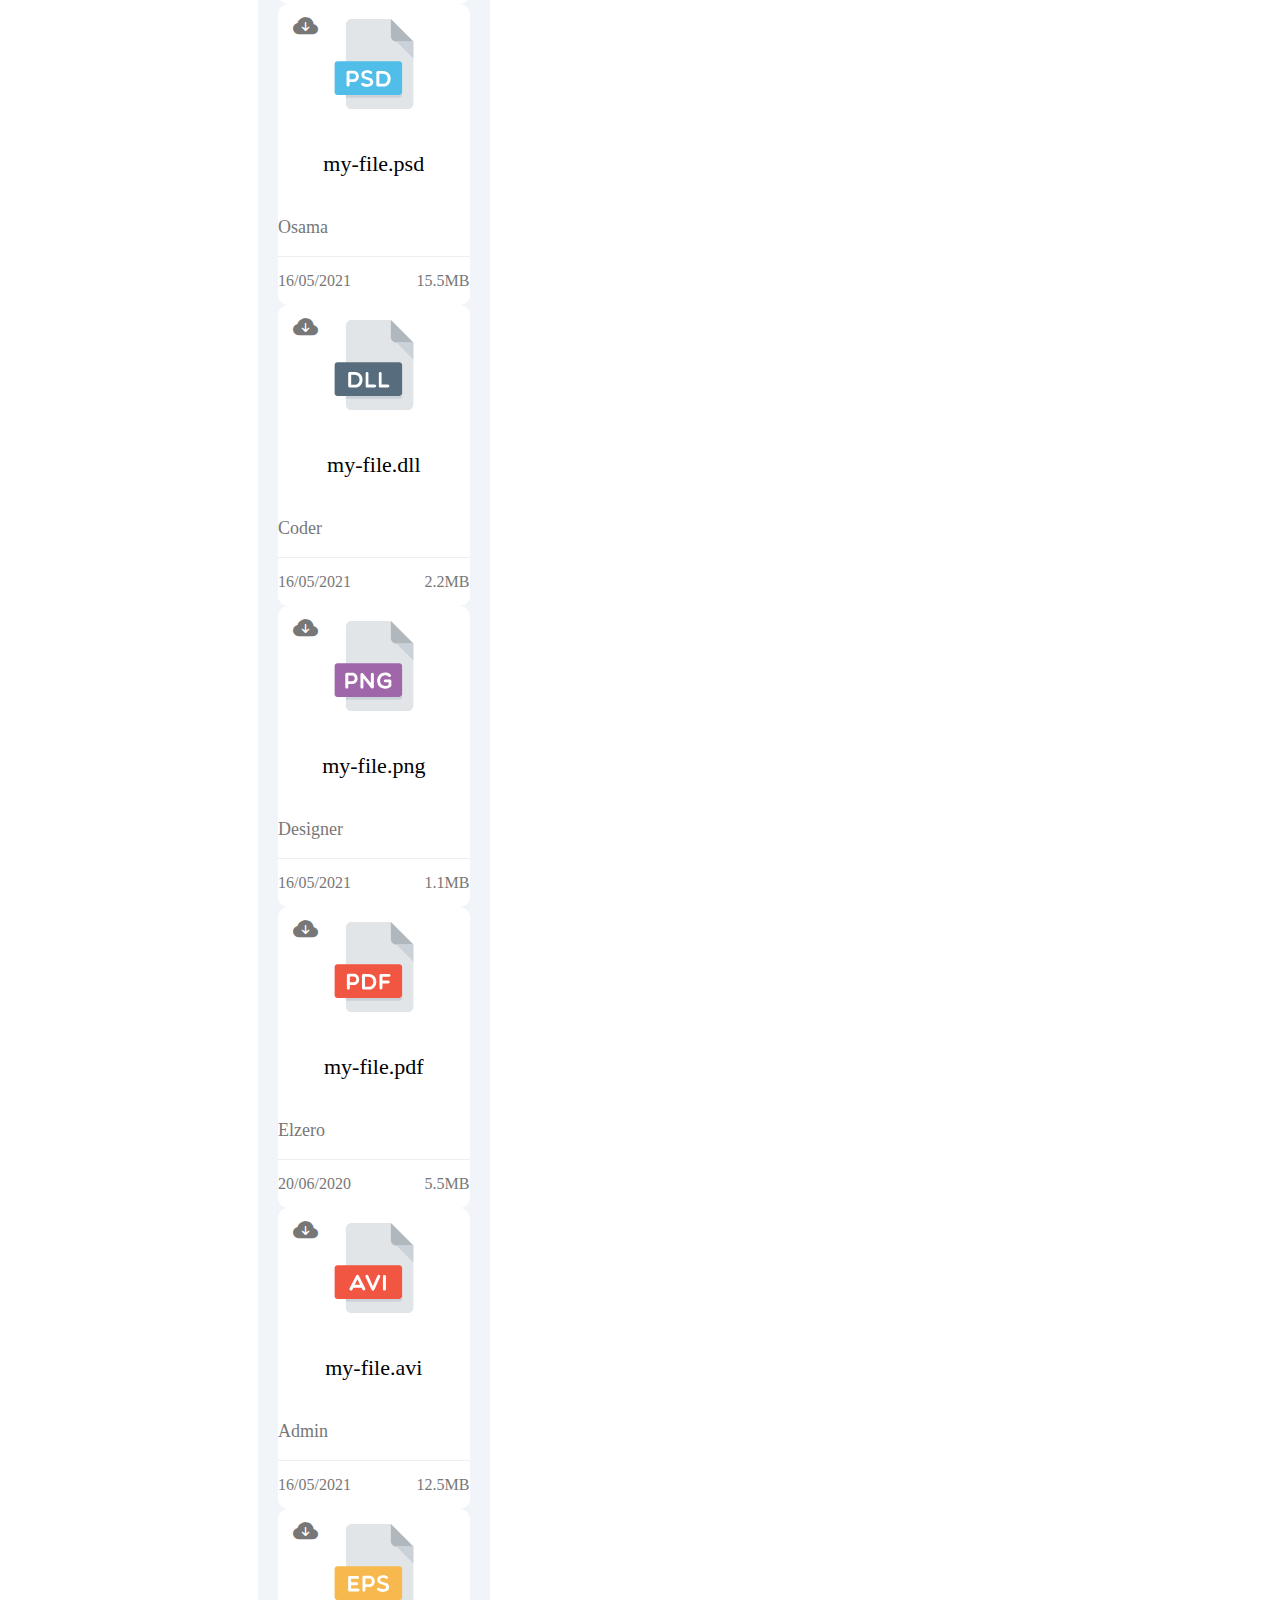
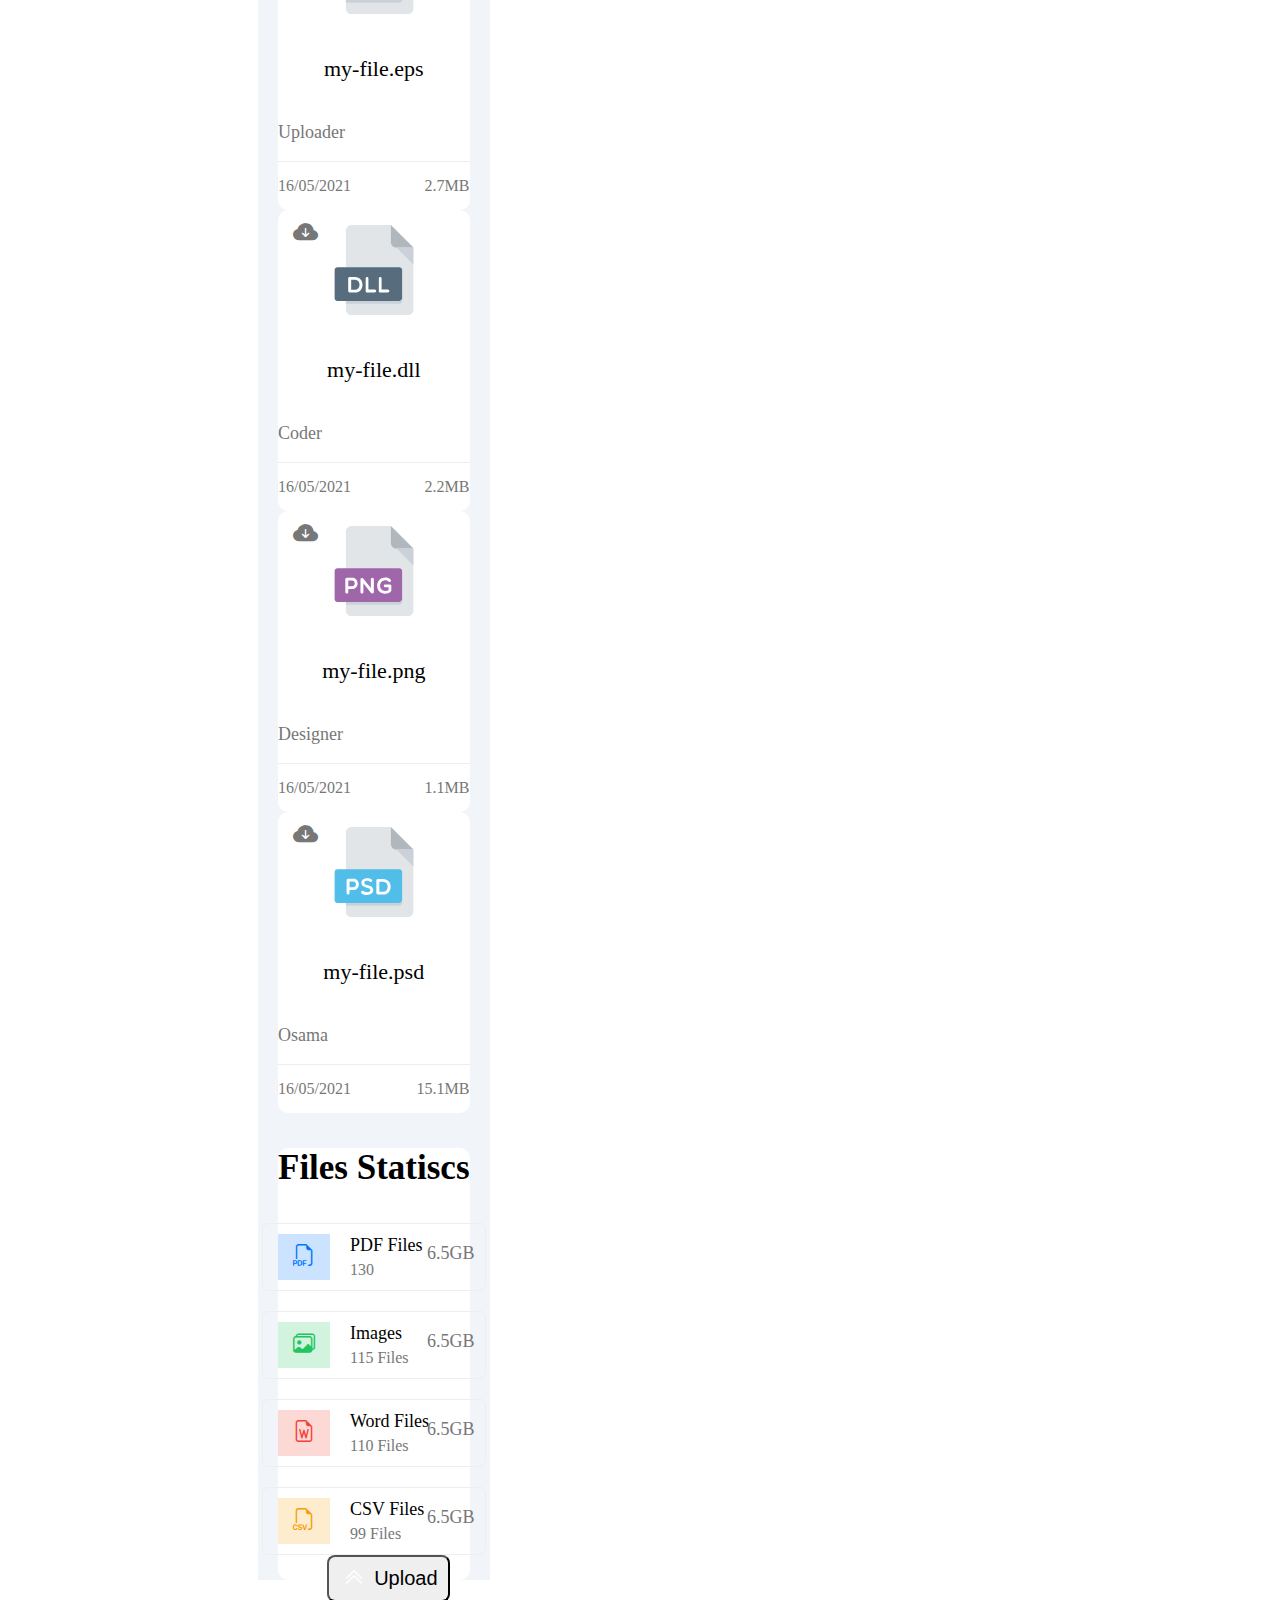
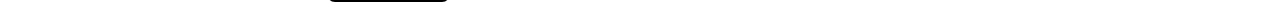
<file: html/Files.html>
<!DOCTYPE html>
<html lang="en">
<head>
    <meta charset="UTF-8">
    <meta http-equiv="X-UA-Compatible" content="IE=edge">
    <meta name="viewport" content="width=device-width, initial-scale=1.0">
    <title>Files</title>
    <!-- link css file -->
    <link rel="stylesheet" href="/sass/main.css">
    <!-- get bootstrap -->
    <!-- CSS only -->
    <link href="https://cdn.jsdelivr.net/npm/bootstrap@5.2.2/dist/css/bootstrap.min.css" rel="stylesheet" integrity="sha384-Zenh87qX5JnK2Jl0vWa8Ck2rdkQ2Bzep5IDxbcnCeuOxjzrPF/et3URy9Bv1WTRi" crossorigin="anonymous">
    <!-- get bootstrap icons -->
    <link rel="stylesheet" href="https://cdn.jsdelivr.net/npm/bootstrap-icons@1.9.1/font/bootstrap-icons.css">
</head>
<body>

    <div class="page">
        <div class="side-bar">
            <!-- Start offcanvas -->
            <div class="offcanva position-relative top-0 d-flex justify-content-start align-items-center flex-column pt-5 pt-sm-3 shadow p-3 p-sm-4 mb-5 bg-body">
                <div class="title">
                    <h2 class="h2 fw-bold">Elzero</h2>
                    <span></span>
                </div>
                <ul class="mt-5 list-unstyled d-flex flex-column gap-xxl-3 gap-xl-1">
                    <li class=""><a href="Dashboard.html"><i class="bi bi-bar-chart-steps"></i><p>Dashboard</p></a></li>
                    <li class=""><a href="Settings.html"><i class="bi bi-gear-fill"></i><p>Settings</p></a></li>
                    <li class=""><a href="Profile.html"><i class="bi bi-person"></i><p>Profile</p></a></li>
                    <li class=""><a href="Projects.html"><i class="bi bi-share-fill"></i><p>Projects</p></a></li>
                    <li class=""><a href="Courses.html"><i class="bi bi-award-fill"></i><p>Courses</p></a></li>
                    <li class=""><a href="Friends.html"><i class="bi bi-person-circle"></i><p>Friends</p></a></li>
                    <li class="active"><a href="Files.html"><i class="bi bi-file-earmark"></i><p>Files</p></a></li>
                    <li class=""><a href="Plans.html"><i class="bi bi-credit-card"></i><p>Plans</p></a></li>
                </ul>
            </div>
            <!-- End offcanvas -->
        </div>

        <div class="content w-100">
            <!-- Start navbar -->
            <div class="navbar">
                <div class="left">
                    <i class="bi bi-search"></i>
                    <input class="py-2 px-4 border border-secondary" type="text" placeholder="Type A Keyword" aria-label="Type A Keyword">
                </div>
                <div class="right gap-3">
                    <i class="bi bi-bell position-relative"></i>
                    <img src="/imgs/avatar.png" alt="">
                </div>
            </div>
            <!-- End navbar -->

            <!-- Start Files -->
            <div class="files pt-3 pb-3" id="files">
                <div class="container-fluid">
                    <div class="designed-title">
                        <h2 class="designed-h2">Files</h2>
                        <span></span>
                    </div>

                    <div class="cards row">
                        <div class="col-xxl-9 col-xl-8 col-md-7">

                            <!-- Start First Row -->
                            <div class=" cards row">
                                <div class="col-xxl-4 col-xl-6 col-md-12">
                                    <div class="card mt-4 p-3">
                                        <div class="card-head">
                                            <div class="head-icon">
                                                <i class="bi bi-cloud-arrow-down-fill"></i>
                                            </div>
                                            <div class="head-details">
                                                <img src="/svg/pdf.svg" alt="">
                                                <p>my-file.pdf</p>
                                            </div>
                                        </div>
                                        <div class="card-body">
                                            <p>Elzero</p>
                                        </div>
                                        <div class="card-foot">
                                            <p>20/06/2020</p>
                                            <p>5.5MB</p>
                                        </div>
                                    </div>
                                </div>
                                <div class="col-xxl-4 col-xl-6 col-md-12">
                                    <div class="card mt-4 p-3">
                                        <div class="card-head">
                                            <div class="head-icon">
                                                <i class="bi bi-cloud-arrow-down-fill"></i>
                                            </div>
                                            <div class="head-details">
                                                <img src="/svg/avi.svg" alt="">
                                                <p>my-file.avi</p>
                                            </div>
                                        </div>
                                        <div class="card-body">
                                            <p>Admin</p>
                                        </div>
                                        <div class="card-foot">
                                            <p>16/05/2021</p>
                                            <p>12.5MB</p>
                                        </div>
                                    </div>
                                </div>
                                <div class="col-xxl-4 col-xl-6 col-md-12">
                                    <div class="card mt-4 p-3">
                                        <div class="card-head">
                                            <div class="head-icon">
                                                <i class="bi bi-cloud-arrow-down-fill"></i>
                                            </div>
                                            <div class="head-details">
                                                <img src="/svg/eps.svg" alt="">
                                                <p>my-file.eps</p>
                                            </div>
                                        </div>
                                        <div class="card-body">
                                            <p>Uploader</p>
                                        </div>
                                        <div class="card-foot">
                                            <p>16/05/2021</p>
                                            <p>2.7MB</p>
                                        </div>
                                    </div>
                                </div>
                            </div>
                            <!-- End First Row -->

                            <!-- Start Second Row -->
                            <div class=" cards row">
                                <div class="col-xxl-4 col-xl-6 col-md-12">
                                    <div class="card mt-4 p-3">
                                        <div class="card-head">
                                            <div class="head-icon">
                                                <i class="bi bi-cloud-arrow-down-fill"></i>
                                            </div>
                                            <div class="head-details">
                                                <img src="/svg/psd.svg" alt="">
                                                <p>my-file.psd</p>
                                            </div>
                                        </div>
                                        <div class="card-body">
                                            <p>Osama</p>
                                        </div>
                                        <div class="card-foot">
                                            <p>16/05/2021</p>
                                            <p>15.5MB</p>
                                        </div>
                                    </div>
                                </div>
                                <div class="col-xxl-4 col-xl-6 col-md-12">
                                    <div class="card mt-4 p-3">
                                        <div class="card-head">
                                            <div class="head-icon">
                                                <i class="bi bi-cloud-arrow-down-fill"></i>
                                            </div>
                                            <div class="head-details">
                                                <img src="/svg/dll.svg" alt="">
                                                <p>my-file.dll</p>
                                            </div>
                                        </div>
                                        <div class="card-body">
                                            <p>Coder</p>
                                        </div>
                                        <div class="card-foot">
                                            <p>16/05/2021</p>
                                            <p>2.2MB</p>
                                        </div>
                                    </div>
                                </div>
                                <div class="col-xxl-4 col-xl-6 col-md-12">
                                    <div class="card mt-4 p-3">
                                        <div class="card-head">
                                            <div class="head-icon">
                                                <i class="bi bi-cloud-arrow-down-fill"></i>
                                            </div>
                                            <div class="head-details">
                                                <img src="/svg/png.svg" alt="">
                                                <p>my-file.png</p>
                                            </div>
                                        </div>
                                        <div class="card-body">
                                            <p>Designer</p>
                                        </div>
                                        <div class="card-foot">
                                            <p>16/05/2021</p>
                                            <p>1.1MB</p>
                                        </div>
                                    </div>
                                </div>
                            </div>
                            <!-- End Second Row -->

                            <!-- Start Third Row -->
                            <div class=" cards row">
                                <div class="col-xxl-4 col-xl-6 col-md-12">
                                    <div class="card mt-4 p-3">
                                        <div class="card-head">
                                            <div class="head-icon">
                                                <i class="bi bi-cloud-arrow-down-fill"></i>
                                            </div>
                                            <div class="head-details">
                                                <img src="/svg/dll.svg" alt="">
                                                <p>my-file.dll</p>
                                            </div>
                                        </div>
                                        <div class="card-body">
                                            <p>Coder</p>
                                        </div>
                                        <div class="card-foot">
                                            <p>16/05/2021</p>
                                            <p>2.2MB</p>
                                        </div>
                                    </div>
                                </div>
                                <div class="col-xxl-4 col-xl-6 col-md-12">
                                    <div class="card mt-4 p-3">
                                        <div class="card-head">
                                            <div class="head-icon">
                                                <i class="bi bi-cloud-arrow-down-fill"></i>
                                            </div>
                                            <div class="head-details">
                                                <img src="/svg/png.svg" alt="">
                                                <p>my-file.png</p>
                                            </div>
                                        </div>
                                        <div class="card-body">
                                            <p>Designer</p>
                                        </div>
                                        <div class="card-foot">
                                            <p>16/05/2021</p>
                                            <p>1.1MB</p>
                                        </div>
                                    </div>
                                </div>
                                <div class="col-xxl-4 col-xl-6 col-md-12">
                                    <div class="card mt-4 p-3">
                                        <div class="card-head">
                                            <div class="head-icon">
                                                <i class="bi bi-cloud-arrow-down-fill"></i>
                                            </div>
                                            <div class="head-details">
                                                <img src="/svg/psd.svg" alt="">
                                                <p>my-file.psd</p>
                                            </div>
                                        </div>
                                        <div class="card-body">
                                            <p>Osama</p>
                                        </div>
                                        <div class="card-foot">
                                            <p>16/05/2021</p>
                                            <p>15.1MB</p>
                                        </div>
                                    </div>
                                </div>
                            </div>
                            <!-- End Third Row -->

                            <!-- Start Fourth Row -->
                            <div class=" cards row">
                                <div class="col-xxl-4 col-xl-6 col-md-12">
                                    <div class="card mt-4 p-3">
                                        <div class="card-head">
                                            <div class="head-icon">
                                                <i class="bi bi-cloud-arrow-down-fill"></i>
                                            </div>
                                            <div class="head-details">
                                                <img src="/svg/pdf.svg" alt="">
                                                <p>my-file.pdf</p>
                                            </div>
                                        </div>
                                        <div class="card-body">
                                            <p>Elzero</p>
                                        </div>
                                        <div class="card-foot">
                                            <p>20/06/2020</p>
                                            <p>5.5MB</p>
                                        </div>
                                    </div>
                                </div>
                                <div class="col-xxl-4 col-xl-6 col-md-12">
                                    <div class="card mt-4 p-3">
                                        <div class="card-head">
                                            <div class="head-icon">
                                                <i class="bi bi-cloud-arrow-down-fill"></i>
                                            </div>
                                            <div class="head-details">
                                                <img src="/svg/avi.svg" alt="">
                                                <p>my-file.avi</p>
                                            </div>
                                        </div>
                                        <div class="card-body">
                                            <p>Admin</p>
                                        </div>
                                        <div class="card-foot">
                                            <p>16/05/2021</p>
                                            <p>12.5MB</p>
                                        </div>
                                    </div>
                                </div>
                                <div class="col-xxl-4 col-xl-6 col-md-12">
                                    <div class="card mt-4 p-3">
                                        <div class="card-head">
                                            <div class="head-icon">
                                                <i class="bi bi-cloud-arrow-down-fill"></i>
                                            </div>
                                            <div class="head-details">
                                                <img src="/svg/eps.svg" alt="">
                                                <p>my-file.eps</p>
                                            </div>
                                        </div>
                                        <div class="card-body">
                                            <p>Uploader</p>
                                        </div>
                                        <div class="card-foot">
                                            <p>16/05/2021</p>
                                            <p>2.7MB</p>
                                        </div>
                                    </div>
                                </div>
                            </div>
                            <!-- End Fourth Row -->

                            <!-- Start Fifth Row -->
                            <div class=" cards row">
                                <div class="col-xxl-4 col-xl-6 col-md-12">
                                    <div class="card mt-4 p-3">
                                        <div class="card-head">
                                            <div class="head-icon">
                                                <i class="bi bi-cloud-arrow-down-fill"></i>
                                            </div>
                                            <div class="head-details">
                                                <img src="/svg/dll.svg" alt="">
                                                <p>my-file.dll</p>
                                            </div>
                                        </div>
                                        <div class="card-body">
                                            <p>Coder</p>
                                        </div>
                                        <div class="card-foot">
                                            <p>16/05/2021</p>
                                            <p>2.2MB</p>
                                        </div>
                                    </div>
                                </div>
                                <div class="col-xxl-4 col-xl-6 col-md-12">
                                    <div class="card mt-4 p-3">
                                        <div class="card-head">
                                            <div class="head-icon">
                                                <i class="bi bi-cloud-arrow-down-fill"></i>
                                            </div>
                                            <div class="head-details">
                                                <img src="/svg/png.svg" alt="">
                                                <p>my-file.png</p>
                                            </div>
                                        </div>
                                        <div class="card-body">
                                            <p>Designer</p>
                                        </div>
                                        <div class="card-foot">
                                            <p>16/05/2021</p>
                                            <p>1.1MB</p>
                                        </div>
                                    </div>
                                </div>
                                <div class="col-xxl-4 col-xl-6 col-md-12">
                                    <div class="card mt-4 p-3">
                                        <div class="card-head">
                                            <div class="head-icon">
                                                <i class="bi bi-cloud-arrow-down-fill"></i>
                                            </div>
                                            <div class="head-details">
                                                <img src="/svg/psd.svg" alt="">
                                                <p>my-file.psd</p>
                                            </div>
                                        </div>
                                        <div class="card-body">
                                            <p>Osama</p>
                                        </div>
                                        <div class="card-foot">
                                            <p>16/05/2021</p>
                                            <p>15.1MB</p>
                                        </div>
                                    </div>
                                </div>
                            </div>
                            <!-- End Fifth Row -->
                            
                            <!-- Start Sixth Row -->
                            <div class=" cards row">
                                <div class="col-xxl-4 col-xl-6 col-md-12">
                                    <div class="card mt-4 p-3">
                                        <div class="card-head">
                                            <div class="head-icon">
                                                <i class="bi bi-cloud-arrow-down-fill"></i>
                                            </div>
                                            <div class="head-details">
                                                <img src="/svg/psd.svg" alt="">
                                                <p>my-file.psd</p>
                                            </div>
                                        </div>
                                        <div class="card-body">
                                            <p>Osama</p>
                                        </div>
                                        <div class="card-foot">
                                            <p>16/05/2021</p>
                                            <p>15.5MB</p>
                                        </div>
                                    </div>
                                </div>
                                <div class="col-xxl-4 col-xl-6 col-md-12">
                                    <div class="card mt-4 p-3">
                                        <div class="card-head">
                                            <div class="head-icon">
                                                <i class="bi bi-cloud-arrow-down-fill"></i>
                                            </div>
                                            <div class="head-details">
                                                <img src="/svg/dll.svg" alt="">
                                                <p>my-file.dll</p>
                                            </div>
                                        </div>
                                        <div class="card-body">
                                            <p>Coder</p>
                                        </div>
                                        <div class="card-foot">
                                            <p>16/05/2021</p>
                                            <p>2.2MB</p>
                                        </div>
                                    </div>
                                </div>
                                <div class="col-xxl-4 col-xl-6 col-md-12">
                                    <div class="card mt-4 p-3">
                                        <div class="card-head">
                                            <div class="head-icon">
                                                <i class="bi bi-cloud-arrow-down-fill"></i>
                                            </div>
                                            <div class="head-details">
                                                <img src="/svg/png.svg" alt="">
                                                <p>my-file.png</p>
                                            </div>
                                        </div>
                                        <div class="card-body">
                                            <p>Designer</p>
                                        </div>
                                        <div class="card-foot">
                                            <p>16/05/2021</p>
                                            <p>1.1MB</p>
                                        </div>
                                    </div>
                                </div>
                            </div>
                            <!-- End Sixth Row -->

                            <!-- Start Seventh Row -->
                            <div class=" cards row">
                                <div class="col-xxl-4 col-xl-6 col-md-12">
                                    <div class="card mt-4 p-3">
                                        <div class="card-head">
                                            <div class="head-icon">
                                                <i class="bi bi-cloud-arrow-down-fill"></i>
                                            </div>
                                            <div class="head-details">
                                                <img src="/svg/pdf.svg" alt="">
                                                <p>my-file.pdf</p>
                                            </div>
                                        </div>
                                        <div class="card-body">
                                            <p>Elzero</p>
                                        </div>
                                        <div class="card-foot">
                                            <p>20/06/2020</p>
                                            <p>5.5MB</p>
                                        </div>
                                    </div>
                                </div>
                                <div class="col-xxl-4 col-xl-6 col-md-12">
                                    <div class="card mt-4 p-3">
                                        <div class="card-head">
                                            <div class="head-icon">
                                                <i class="bi bi-cloud-arrow-down-fill"></i>
                                            </div>
                                            <div class="head-details">
                                                <img src="/svg/avi.svg" alt="">
                                                <p>my-file.avi</p>
                                            </div>
                                        </div>
                                        <div class="card-body">
                                            <p>Admin</p>
                                        </div>
                                        <div class="card-foot">
                                            <p>16/05/2021</p>
                                            <p>12.5MB</p>
                                        </div>
                                    </div>
                                </div>
                                <div class="col-xxl-4 col-xl-6 col-md-12">
                                    <div class="card mt-4 p-3">
                                        <div class="card-head">
                                            <div class="head-icon">
                                                <i class="bi bi-cloud-arrow-down-fill"></i>
                                            </div>
                                            <div class="head-details">
                                                <img src="/svg/eps.svg" alt="">
                                                <p>my-file.eps</p>
                                            </div>
                                        </div>
                                        <div class="card-body">
                                            <p>Uploader</p>
                                        </div>
                                        <div class="card-foot">
                                            <p>16/05/2021</p>
                                            <p>2.7MB</p>
                                        </div>
                                    </div>
                                </div>
                            </div>
                            <!-- End Seventh Row -->

                            <!-- Start Eighth Row -->
                            <div class=" cards row">
                                <div class="col-xxl-4 col-xl-6 col-md-12">
                                    <div class="card mt-4 p-3">
                                        <div class="card-head">
                                            <div class="head-icon">
                                                <i class="bi bi-cloud-arrow-down-fill"></i>
                                            </div>
                                            <div class="head-details">
                                                <img src="/svg/dll.svg" alt="">
                                                <p>my-file.dll</p>
                                            </div>
                                        </div>
                                        <div class="card-body">
                                            <p>Coder</p>
                                        </div>
                                        <div class="card-foot">
                                            <p>16/05/2021</p>
                                            <p>2.2MB</p>
                                        </div>
                                    </div>
                                </div>
                                <div class="col-xxl-4 col-xl-6 col-md-12">
                                    <div class="card mt-4 p-3">
                                        <div class="card-head">
                                            <div class="head-icon">
                                                <i class="bi bi-cloud-arrow-down-fill"></i>
                                            </div>
                                            <div class="head-details">
                                                <img src="/svg/png.svg" alt="">
                                                <p>my-file.png</p>
                                            </div>
                                        </div>
                                        <div class="card-body">
                                            <p>Designer</p>
                                        </div>
                                        <div class="card-foot">
                                            <p>16/05/2021</p>
                                            <p>1.1MB</p>
                                        </div>
                                    </div>
                                </div>
                                <div class="col-xxl-4 col-xl-6 col-md-12">
                                    <div class="card mt-4 p-3">
                                        <div class="card-head">
                                            <div class="head-icon">
                                                <i class="bi bi-cloud-arrow-down-fill"></i>
                                            </div>
                                            <div class="head-details">
                                                <img src="/svg/psd.svg" alt="">
                                                <p>my-file.psd</p>
                                            </div>
                                        </div>
                                        <div class="card-body">
                                            <p>Osama</p>
                                        </div>
                                        <div class="card-foot">
                                            <p>16/05/2021</p>
                                            <p>15.1MB</p>
                                        </div>
                                    </div>
                                </div>
                            </div>
                            <!-- End Eighth Row -->

                        </div>
                        <div class="col-xxl-3 col-xl-4 col-md-5">
                            <div class="card card-right mt-4 p-4">
                                <div class="title">
                                    <h3>Files Statiscs</h3>
                                </div>
                                <div class="boxes">
                                    <div class="box">
                                        <i class="bi bi-filetype-pdf"></i>
                                        <div class="details">
                                            <p>PDF Files</p>
                                            <p>130</p>
                                        </div>
                                    </div>
                                    <div class="box">
                                        <i class="bi bi-images"></i>
                                        <div class="details">
                                            <p>Images</p>
                                            <p>115 Files</p>
                                        </div>
                                    </div>
                                    <div class="box">
                                        <i class="bi bi-file-earmark-word"></i>
                                        <div class="details">
                                            <p>Word Files</p>
                                            <p>110 Files</p>
                                        </div>
                                    </div>
                                    <div class="box">
                                        <i class="bi bi-filetype-csv"></i>
                                        <div class="details">
                                            <p>CSV Files</p>
                                            <p>99 Files</p>
                                        </div>
                                    </div>
                                </div>
                                <button class="btn btn-primary mt-4"><i class="bi bi-chevron-double-up"></i> Upload</button>
                            </div>
                        </div>
                    </div>

                </div>
            </div>
            <!-- End Files -->
        </div>
    </div>
    
</body>
</html>
</file>
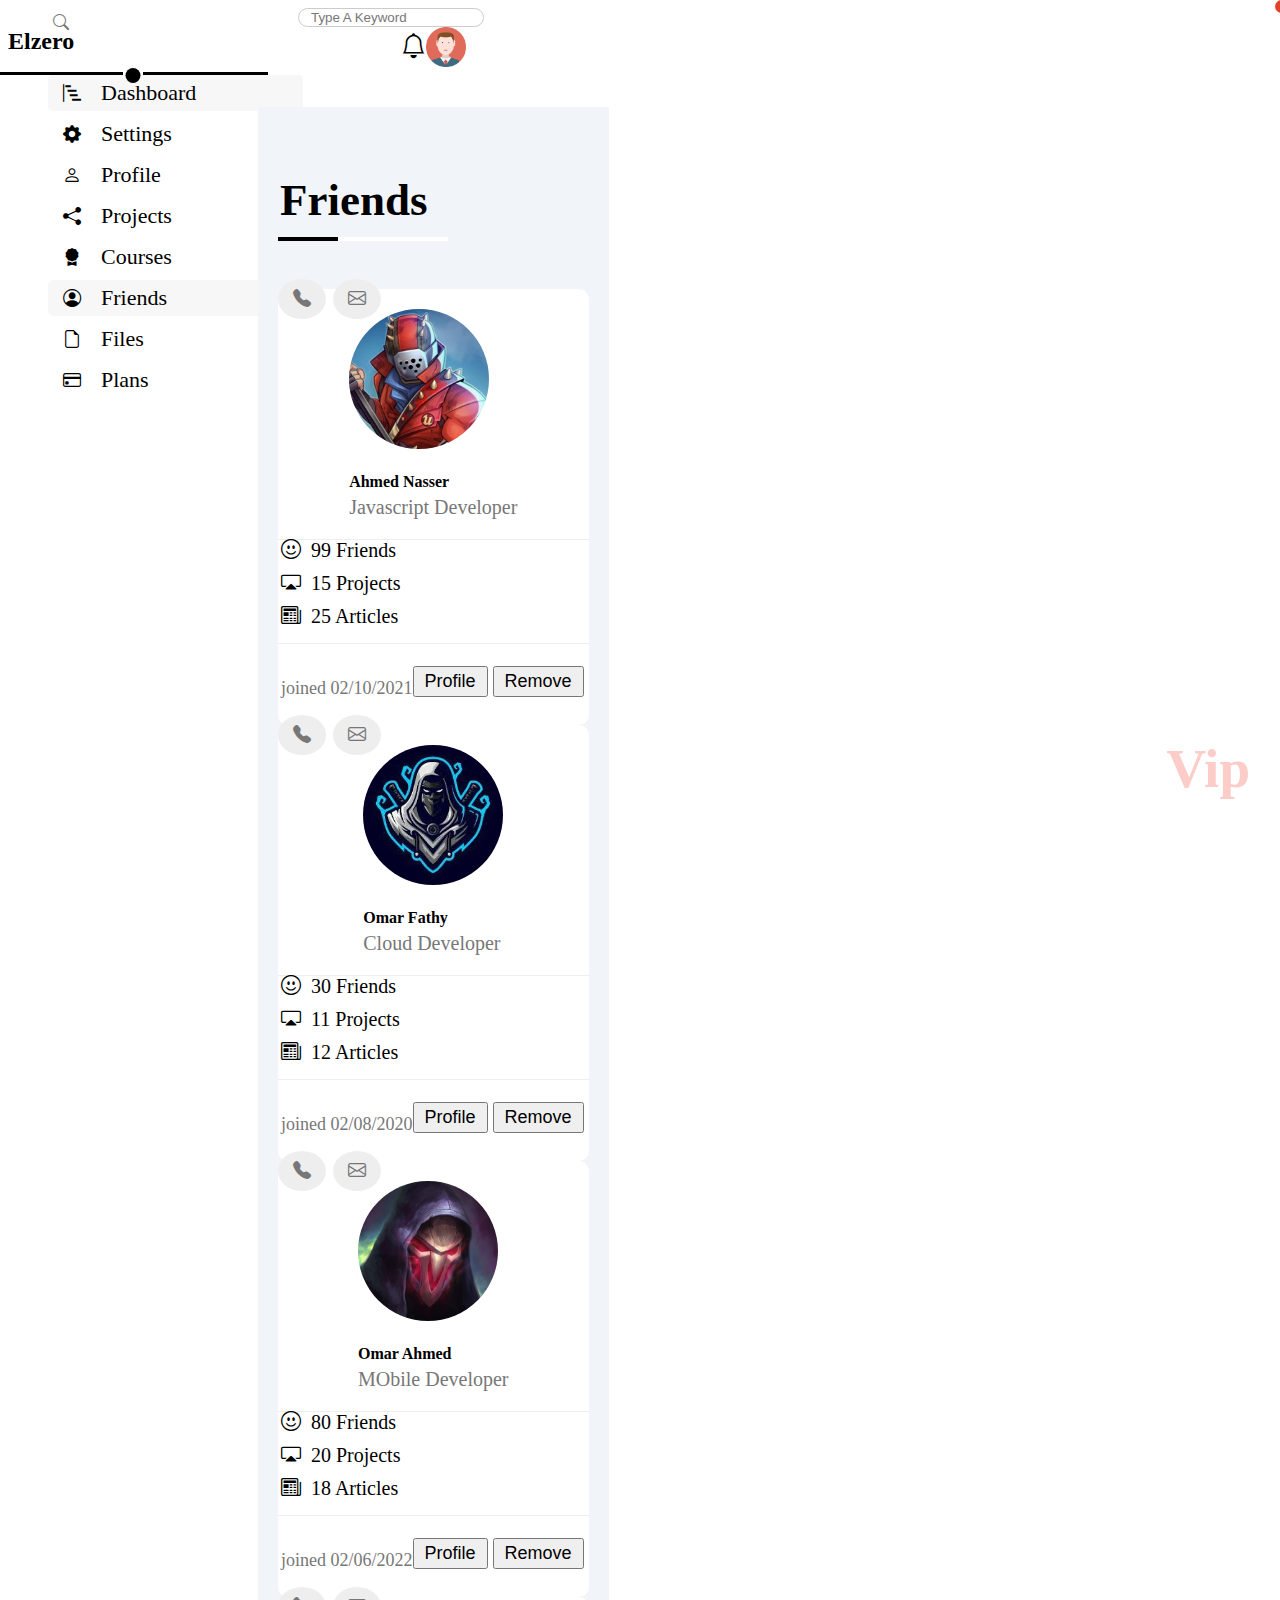
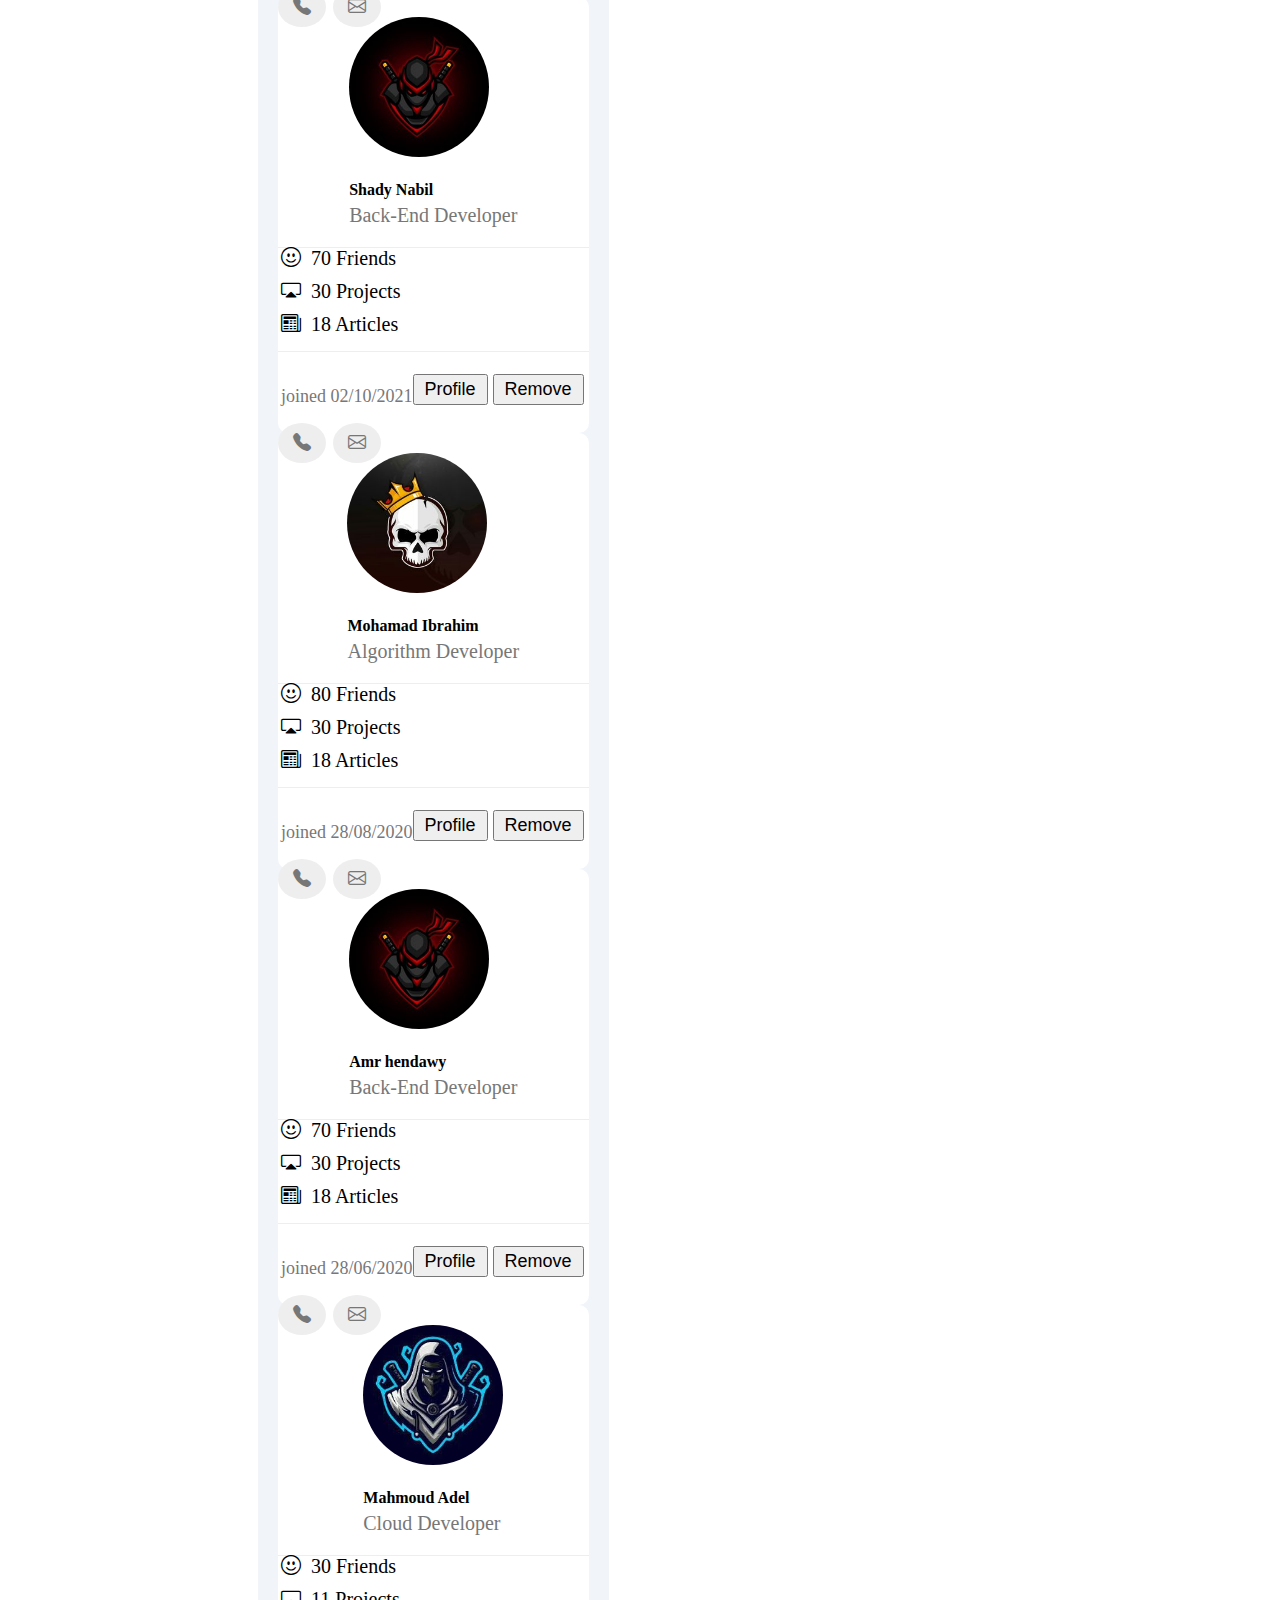
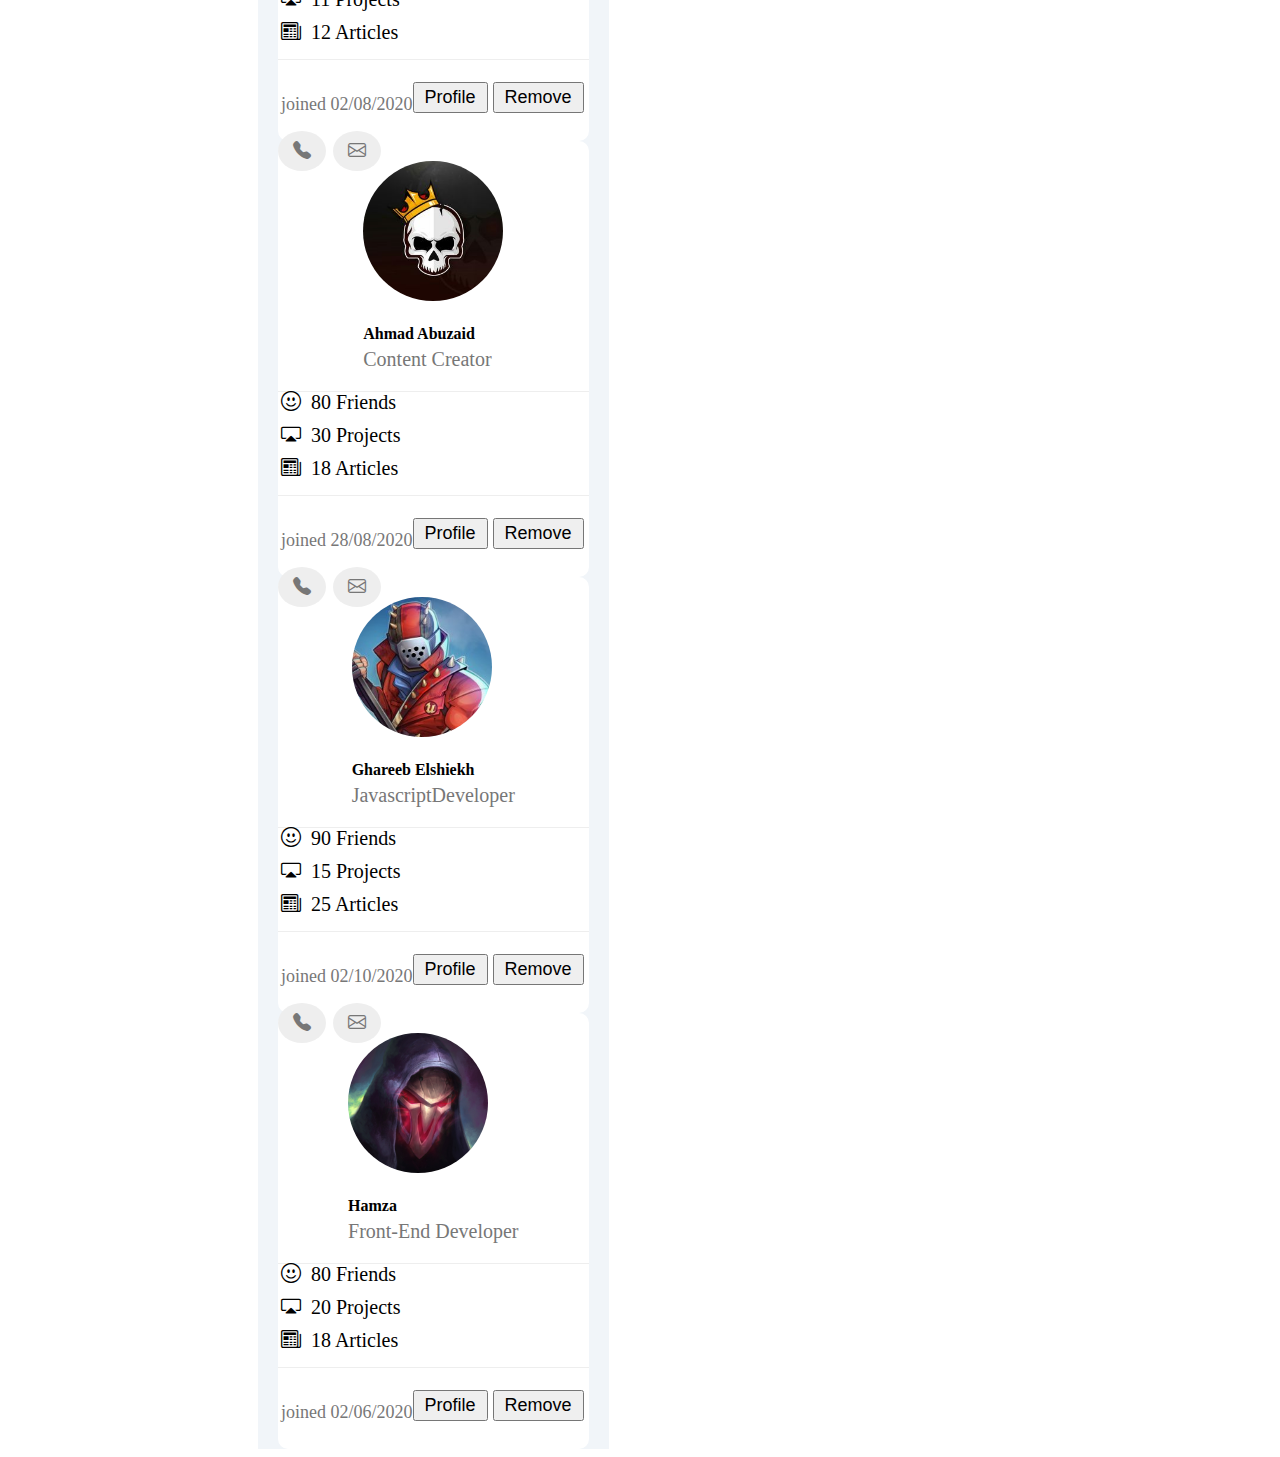
<file: html/Friends.html>
<!DOCTYPE html>
<html lang="en">
<head>
    <meta charset="UTF-8">
    <meta http-equiv="X-UA-Compatible" content="IE=edge">
    <meta name="viewport" content="width=device-width, initial-scale=1.0">
    <title>Friends</title>
    <!-- link css file -->
    <link rel="stylesheet" href="/sass/main.css">
    <!-- get bootstrap -->
    <!-- CSS only -->
    <link href="https://cdn.jsdelivr.net/npm/bootstrap@5.2.2/dist/css/bootstrap.min.css" rel="stylesheet" integrity="sha384-Zenh87qX5JnK2Jl0vWa8Ck2rdkQ2Bzep5IDxbcnCeuOxjzrPF/et3URy9Bv1WTRi" crossorigin="anonymous">
    <!-- get bootstrap icons -->
    <link rel="stylesheet" href="https://cdn.jsdelivr.net/npm/bootstrap-icons@1.9.1/font/bootstrap-icons.css">
</head>
<body>
    <div class="page">
        <div class="side-bar">
            <!-- Start offcanvas -->
            <div class="offcanva position-relative top-0 d-flex justify-content-start align-items-center flex-column pt-5 pt-sm-3 shadow p-3 p-sm-4 mb-5 bg-body">
                <div class="title">
                    <h2 class="h2 fw-bold">Elzero</h2>
                    <span></span>
                </div>
                <ul class="mt-5 list-unstyled d-flex flex-column gap-xxl-3 gap-xl-1">
                    <li class="active"><a href="Dashboard.html"><i class="bi bi-bar-chart-steps"></i><p>Dashboard</p></a></li>
                    <li class=""><a href="Settings.html"><i class="bi bi-gear-fill"></i><p>Settings</p></a></li>
                    <li class=""><a href="Profile.html"><i class="bi bi-person"></i><p>Profile</p></a></li>
                    <li class=""><a href="Projects.html"><i class="bi bi-share-fill"></i><p>Projects</p></a></li>
                    <li class=""><a href="Courses.html"><i class="bi bi-award-fill"></i><p>Courses</p></a></li>
                    <li class="active"><a href="Friends.html"><i class="bi bi-person-circle"></i><p>Friends</p></a></li>
                    <li class=""><a href="Files.html"><i class="bi bi-file-earmark"></i><p>Files</p></a></li>
                    <li class=""><a href="Plans.html"><i class="bi bi-credit-card"></i><p>Plans</p></a></li>
                </ul>
            </div>
            <!-- End offcanvas -->
        </div>

        <div class="content w-100">
            <!-- Start navbar -->
            <div class="navbar">
                <div class="left">
                    <i class="bi bi-search"></i>
                    <input class="py-2 px-4 border border-secondary" type="text" placeholder="Type A Keyword" aria-label="Type A Keyword">
                </div>
                <div class="right gap-3">
                    <i class="bi bi-bell position-relative"></i>
                    <img src="/imgs/avatar.png" alt="">
                </div>
            </div>
            <!-- End navbar -->

            <!-- Start Friends -->
            <div class="friends pt-3 pb-3" id="friends">
                <div class="container-fluid">
                    <div class="designed-title">
                        <h2 class="designed-h2">Friends</h2>
                        <span></span>
                    </div>

                    <!-- Start First Row -->
                    <div class="cards-1 row">

                        <div class="col-xxl-4 col-xl-6 col-md-12">
                            <div class="card card-1 mt-4 p-4">
                                <div class="card-head">
                                    <div class="head-icons">
                                        <i class="bi bi-telephone-fill"></i>
                                        <i class="bi bi-envelope"></i>
                                    </div>
                                    <div class="details text-center">
                                        <img src="/imgs/friend-01.jpg" alt="">
                                        <h4>Ahmed Nasser</h4>
                                        <p>Javascript Developer</p>
                                    </div>
                                </div>
                                <div class="card-body">
                                    <div class="box">
                                        <i class="bi bi-emoji-smile"></i>
                                        <p>99 Friends</p>
                                    </div>
                                    <div class="box">
                                        <i class="bi bi-cast"></i>
                                        <p>15 Projects</p>
                                    </div>
                                    <div class="box">
                                        <i class="bi bi-newspaper"></i>
                                        <p>25 Articles</p>
                                    </div>
                                </div>
                                <div class="card-foot">
                                    <div class="left">
                                        <p>joined 02/10/2021</p>
                                    </div>
                                    <div class="right">
                                        <div class="button-form">
                                            <a href="Profile.html"><button type="button" class="btn btn-primary mt-4 ms-3 px-3 py-1">Profile</button></a>
                                        </div>
                                        <div class="button-form ">
                                            <a href="Profile.html"><button type="button" class="btn btn-primary mt-4 ms-3 px-3 py-1 btn-danger">Remove</button></a>
                                        </div>
                                    </div>
                                </div>
                            </div>
                        </div>

                        <div class="col-xxl-4 col-xl-6 col-md-12">
                            <div class="card card-2 mt-4 p-4">
                                <div class="card-head">
                                    <div class="head-icons">
                                        <i class="bi bi-telephone-fill"></i>
                                        <i class="bi bi-envelope"></i>
                                    </div>
                                    <div class="details text-center">
                                        <img src="/imgs/friend-02.jpg" alt="">
                                        <h4>Omar Fathy</h4>
                                        <p>Cloud Developer</p>
                                    </div>
                                </div>
                                <div class="card-body">
                                    <div class="box">
                                        <i class="bi bi-emoji-smile"></i>
                                        <p>30 Friends</p>
                                    </div>
                                    <div class="box">
                                        <i class="bi bi-cast"></i>
                                        <p>11 Projects</p>
                                    </div>
                                    <div class="box">
                                        <i class="bi bi-newspaper"></i>
                                        <p>12 Articles</p>
                                    </div>
                                </div>
                                <div class="card-foot"> 
                                    <div class="left">
                                        <p>joined 02/08/2020</p>
                                    </div>
                                    <div class="right">
                                        <div class="button-form">
                                            <a href="Profile.html"><button type="button" class="btn btn-primary mt-4 ms-3 px-3 py-1">Profile</button></a>
                                        </div>
                                        <div class="button-form ">
                                            <a href="Profile.html"><button type="button" class="btn btn-primary mt-4 ms-3 px-3 py-1 btn-danger">Remove</button></a>
                                        </div>
                                    </div>
                                </div>
                            </div>
                        </div>

                        <div class="col-xxl-4 col-xl-6 col-md-12">
                            <div class="card card-3 mt-4 p-4">
                                <div class="card-head">
                                    <div class="head-icons">
                                        <i class="bi bi-telephone-fill"></i>
                                        <i class="bi bi-envelope"></i>
                                    </div>
                                    <div class="details text-center">
                                        <img src="/imgs/friend-03.jpg" alt="">
                                        <h4>Omar Ahmed</h4>
                                        <p>MObile Developer</p>
                                    </div>
                                </div>
                                <div class="card-body">
                                    <div class="box">
                                        <i class="bi bi-emoji-smile"></i>
                                        <p>80 Friends</p>
                                    </div>
                                    <div class="box">
                                        <i class="bi bi-cast"></i>
                                        <p>20 Projects</p>
                                    </div>
                                    <div class="box">
                                        <i class="bi bi-newspaper"></i>
                                        <p>18 Articles</p>
                                    </div>
                                </div>
                                <div class="card-foot"> 
                                    <div class="left">
                                        <p>joined 02/06/2022</p>
                                    </div>
                                    <div class="right">
                                        <div class="button-form">
                                            <a href="Profile.html"><button type="button" class="btn btn-primary mt-4 ms-3 px-3 py-1">Profile</button></a>
                                        </div>
                                        <div class="button-form ">
                                            <a href="Profile.html"><button type="button" class="btn btn-primary mt-4 ms-3 px-3 py-1 btn-danger">Remove</button></a>
                                        </div>
                                    </div>
                                </div>
                            </div>
                        </div>

                    </div>
                    <!-- End First Row -->

                    <!-- Start Second Row -->
                    <div class="cards-2 row">

                        <div class="col-xxl-4 col-xl-6 col-md-12">
                            <div class="card card-4 mt-4 p-4">
                                <div class="card-head">
                                    <div class="head-icons">
                                        <i class="bi bi-telephone-fill"></i>
                                        <i class="bi bi-envelope"></i>
                                    </div>
                                    <div class="details text-center">
                                        <img src="/imgs/friend-04.jpg" alt="">
                                        <h4>Shady Nabil</h4>
                                        <p>Back-End Developer</p>
                                    </div>
                                </div>
                                <div class="card-body">
                                    <div class="box">
                                        <i class="bi bi-emoji-smile"></i>
                                        <p>70 Friends</p>
                                    </div>
                                    <div class="box">
                                        <i class="bi bi-cast"></i>
                                        <p>30 Projects</p>
                                    </div>
                                    <div class="box">
                                        <i class="bi bi-newspaper"></i>
                                        <p>18 Articles</p>
                                    </div>
                                </div>
                                <div class="card-foot">
                                    <div class="left">
                                        <p>joined 02/10/2021</p>
                                    </div>
                                    <div class="right">
                                        <div class="button-form">
                                            <a href="Profile.html"><button type="button" class="btn btn-primary mt-4 ms-3 px-3 py-1">Profile</button></a>
                                        </div>
                                        <div class="button-form ">
                                            <a href="Profile.html"><button type="button" class="btn btn-primary mt-4 ms-3 px-3 py-1 btn-danger">Remove</button></a>
                                        </div>
                                    </div>
                                </div>
                            </div>
                        </div>

                        <div class="col-xxl-4 col-xl-6 col-md-12">
                            <div class="card card-5 mt-4 p-4">
                                <div class="card-head">
                                    <div class="head-icons">
                                        <i class="bi bi-telephone-fill"></i>
                                        <i class="bi bi-envelope"></i>
                                    </div>
                                    <div class="details text-center">
                                        <img src="/imgs/friend-05.jpg" alt="">
                                        <h4>Mohamad Ibrahim</h4>
                                        <p>Algorithm Developer</p>
                                    </div>
                                </div>
                                <div class="card-body">
                                    <div class="box">
                                        <i class="bi bi-emoji-smile"></i>
                                        <p>80 Friends</p>
                                    </div>
                                    <div class="box">
                                        <i class="bi bi-cast"></i>
                                        <p>30 Projects</p>
                                    </div>
                                    <div class="box">
                                        <i class="bi bi-newspaper"></i>
                                        <p>18 Articles</p>
                                    </div>
                                </div>
                                <div class="card-foot"> 
                                    <div class="left">
                                        <p>joined 28/08/2020</p>
                                    </div>
                                    <div class="right">
                                        <div class="button-form">
                                            <a href="Profile.html"><button type="button" class="btn btn-primary mt-4 ms-3 px-3 py-1">Profile</button></a>
                                        </div>
                                        <div class="button-form ">
                                            <a href="Profile.html"><button type="button" class="btn btn-primary mt-4 ms-3 px-3 py-1 btn-danger">Remove</button></a>
                                        </div>
                                    </div>
                                </div>
                            </div>
                        </div>

                        <div class="col-xxl-4 col-xl-6 col-md-12">
                            <div class="card card-6 mt-4 p-4">
                                <div class="card-head">
                                    <div class="head-icons">
                                        <i class="bi bi-telephone-fill"></i>
                                        <i class="bi bi-envelope"></i>
                                    </div>
                                    <div class="details text-center">
                                        <img src="/imgs/friend-04.jpg" alt="">
                                        <h4>Amr hendawy</h4>
                                        <p>Back-End Developer</p>
                                    </div>
                                </div>
                                <div class="card-body">
                                    <div class="box">
                                        <i class="bi bi-emoji-smile"></i>
                                        <p>70 Friends</p>
                                    </div>
                                    <div class="box">
                                        <i class="bi bi-cast"></i>
                                        <p>30 Projects</p>
                                    </div>
                                    <div class="box">
                                        <i class="bi bi-newspaper"></i>
                                        <p>18 Articles</p>
                                    </div>
                                </div>
                                <div class="card-foot"> 
                                    <div class="left">
                                        <p>joined 28/06/2020</p>
                                    </div>
                                    <div class="right">
                                        <div class="button-form">
                                            <a href="Profile.html"><button type="button" class="btn btn-primary mt-4 ms-3 px-3 py-1">Profile</button></a>
                                        </div>
                                        <div class="button-form ">
                                            <a href="Profile.html"><button type="button" class="btn btn-primary mt-4 ms-3 px-3 py-1 btn-danger">Remove</button></a>
                                        </div>
                                    </div>
                                </div>
                            </div>
                        </div>

                    </div>
                    <!-- End Second Row -->

                    <!-- Start Third Row -->
                    <div class="cards-3 row">

                        <div class="col-xxl-4 col-xl-6 col-md-12">
                            <div class="card card-7 mt-4 p-4">
                                <div class="card-head">
                                    <div class="head-icons">
                                        <i class="bi bi-telephone-fill"></i>
                                        <i class="bi bi-envelope"></i>
                                    </div>
                                    <div class="details text-center">
                                        <img src="/imgs/friend-02.jpg" alt="">
                                        <h4>Mahmoud Adel</h4>
                                        <p>Cloud Developer</p>
                                    </div>
                                </div>
                                <div class="card-body">
                                    <div class="box">
                                        <i class="bi bi-emoji-smile"></i>
                                        <p>30 Friends</p>
                                    </div>
                                    <div class="box">
                                        <i class="bi bi-cast"></i>
                                        <p>11 Projects</p>
                                    </div>
                                    <div class="box">
                                        <i class="bi bi-newspaper"></i>
                                        <p>12 Articles</p>
                                    </div>
                                </div>
                                <div class="card-foot">
                                    <div class="left">
                                        <p>joined 02/08/2020</p>
                                    </div>
                                    <div class="right">
                                        <div class="button-form">
                                            <a href="Profile.html"><button type="button" class="btn btn-primary mt-4 ms-3 px-3 py-1">Profile</button></a>
                                        </div>
                                        <div class="button-form ">
                                            <a href="Profile.html"><button type="button" class="btn btn-primary mt-4 ms-3 px-3 py-1 btn-danger">Remove</button></a>
                                        </div>
                                    </div>
                                </div>
                            </div>
                        </div>

                        <div class="col-xxl-4 col-xl-6 col-md-12">
                            <div class="card card-9 mt-4 p-4">
                                <div class="card-head">
                                    <div class="head-icons">
                                        <i class="bi bi-telephone-fill"></i>
                                        <i class="bi bi-envelope"></i>
                                    </div>
                                    <div class="details text-center">
                                        <img src="/imgs/friend-05.jpg" alt="">
                                        <h4>Ahmad Abuzaid</h4>
                                        <p>Content Creator</p>
                                    </div>
                                </div>
                                <div class="card-body">
                                    <div class="box">
                                        <i class="bi bi-emoji-smile"></i>
                                        <p>80 Friends</p>
                                    </div>
                                    <div class="box">
                                        <i class="bi bi-cast"></i>
                                        <p>30 Projects</p>
                                    </div>
                                    <div class="box">
                                        <i class="bi bi-newspaper"></i>
                                        <p>18 Articles</p>
                                    </div>
                                </div>
                                <div class="card-foot"> 
                                    <div class="left">
                                        <p>joined 28/08/2020</p>
                                    </div>
                                    <div class="right">
                                        <div class="button-form">
                                            <a href="Profile.html"><button type="button" class="btn btn-primary mt-4 ms-3 px-3 py-1">Profile</button></a>
                                        </div>
                                        <div class="button-form ">
                                            <a href="Profile.html"><button type="button" class="btn btn-primary mt-4 ms-3 px-3 py-1 btn-danger">Remove</button></a>
                                        </div>
                                    </div>
                                </div>
                            </div>
                        </div>

                        <div class="col-xxl-4 col-xl-6 col-md-12">
                            <div class="card card-9 mt-4 p-4">
                                <div class="card-head">
                                    <div class="head-icons">
                                        <i class="bi bi-telephone-fill"></i>
                                        <i class="bi bi-envelope"></i>
                                    </div>
                                    <div class="details text-center">
                                        <img src="/imgs/friend-01.jpg" alt="">
                                        <h4>Ghareeb Elshiekh</h4>
                                        <p>JavascriptDeveloper</p>
                                    </div>
                                </div>
                                <div class="card-body">
                                    <div class="box">
                                        <i class="bi bi-emoji-smile"></i>
                                        <p>90 Friends</p>
                                    </div>
                                    <div class="box">
                                        <i class="bi bi-cast"></i>
                                        <p>15 Projects</p>
                                    </div>
                                    <div class="box">
                                        <i class="bi bi-newspaper"></i>
                                        <p>25 Articles</p>
                                    </div>
                                </div>
                                <div class="card-foot"> 
                                    <div class="left">
                                        <p>joined 02/10/2020</p>
                                    </div>
                                    <div class="right">
                                        <div class="button-form">
                                            <a href="Profile.html"><button type="button" class="btn btn-primary mt-4 ms-3 px-3 py-1">Profile</button></a>
                                        </div>
                                        <div class="button-form ">
                                            <a href="Profile.html"><button type="button" class="btn btn-primary mt-4 ms-3 px-3 py-1 btn-danger">Remove</button></a>
                                        </div>
                                    </div>
                                </div>
                            </div>
                        </div>

                    </div>
                    <!-- End Third Row -->
                    
                    <!-- Start Fourth Row -->
                    <div class="cards-4 row">
                        <div class="col-xxl-4 col-xl-6 col-md-12">
                            <div class="card card-11 mt-4 p-4">
                                <div class="card-head">
                                    <div class="head-icons">
                                        <i class="bi bi-telephone-fill"></i>
                                        <i class="bi bi-envelope"></i>
                                    </div>
                                    <div class="details text-center">
                                        <img src="/imgs/friend-03.jpg" alt="">
                                        <h4>Hamza</h4>
                                        <p>Front-End Developer</p>
                                    </div>
                                </div>
                                <div class="card-body">
                                    <div class="box">
                                        <i class="bi bi-emoji-smile"></i>
                                        <p>80 Friends</p>
                                    </div>
                                    <div class="box">
                                        <i class="bi bi-cast"></i>
                                        <p>20 Projects</p>
                                    </div>
                                    <div class="box">
                                        <i class="bi bi-newspaper"></i>
                                        <p>18 Articles</p>
                                    </div>
                                </div>
                                <div class="card-foot">
                                    <div class="left">
                                        <p>joined 02/06/2020</p>
                                    </div>
                                    <div class="right">
                                        <div class="button-form">
                                            <a href="Profile.html"><button type="button" class="btn btn-primary mt-4 ms-3 px-3 py-1">Profile</button></a>
                                        </div>
                                        <div class="button-form ">
                                            <a href="Profile.html"><button type="button" class="btn btn-primary mt-4 ms-3 px-3 py-1 btn-danger">Remove</button></a>
                                        </div>
                                    </div>
                                </div>
                            </div>
                        </div>
                    </div>
                    <!-- End Fourth Row -->

                </div>
            </div>
            <!-- End Friends -->
        </div>
    </div>
    

    <!-- JavaScript Bundle with Popper -->
    <script src="https://cdn.jsdelivr.net/npm/bootstrap@5.2.2/dist/js/bootstrap.bundle.min.js" integrity="sha384-OERcA2EqjJCMA+/3y+gxIOqMEjwtxJY7qPCqsdltbNJuaOe923+mo//f6V8Qbsw3" crossorigin="anonymous"></script>

</body>
</html>
</file>
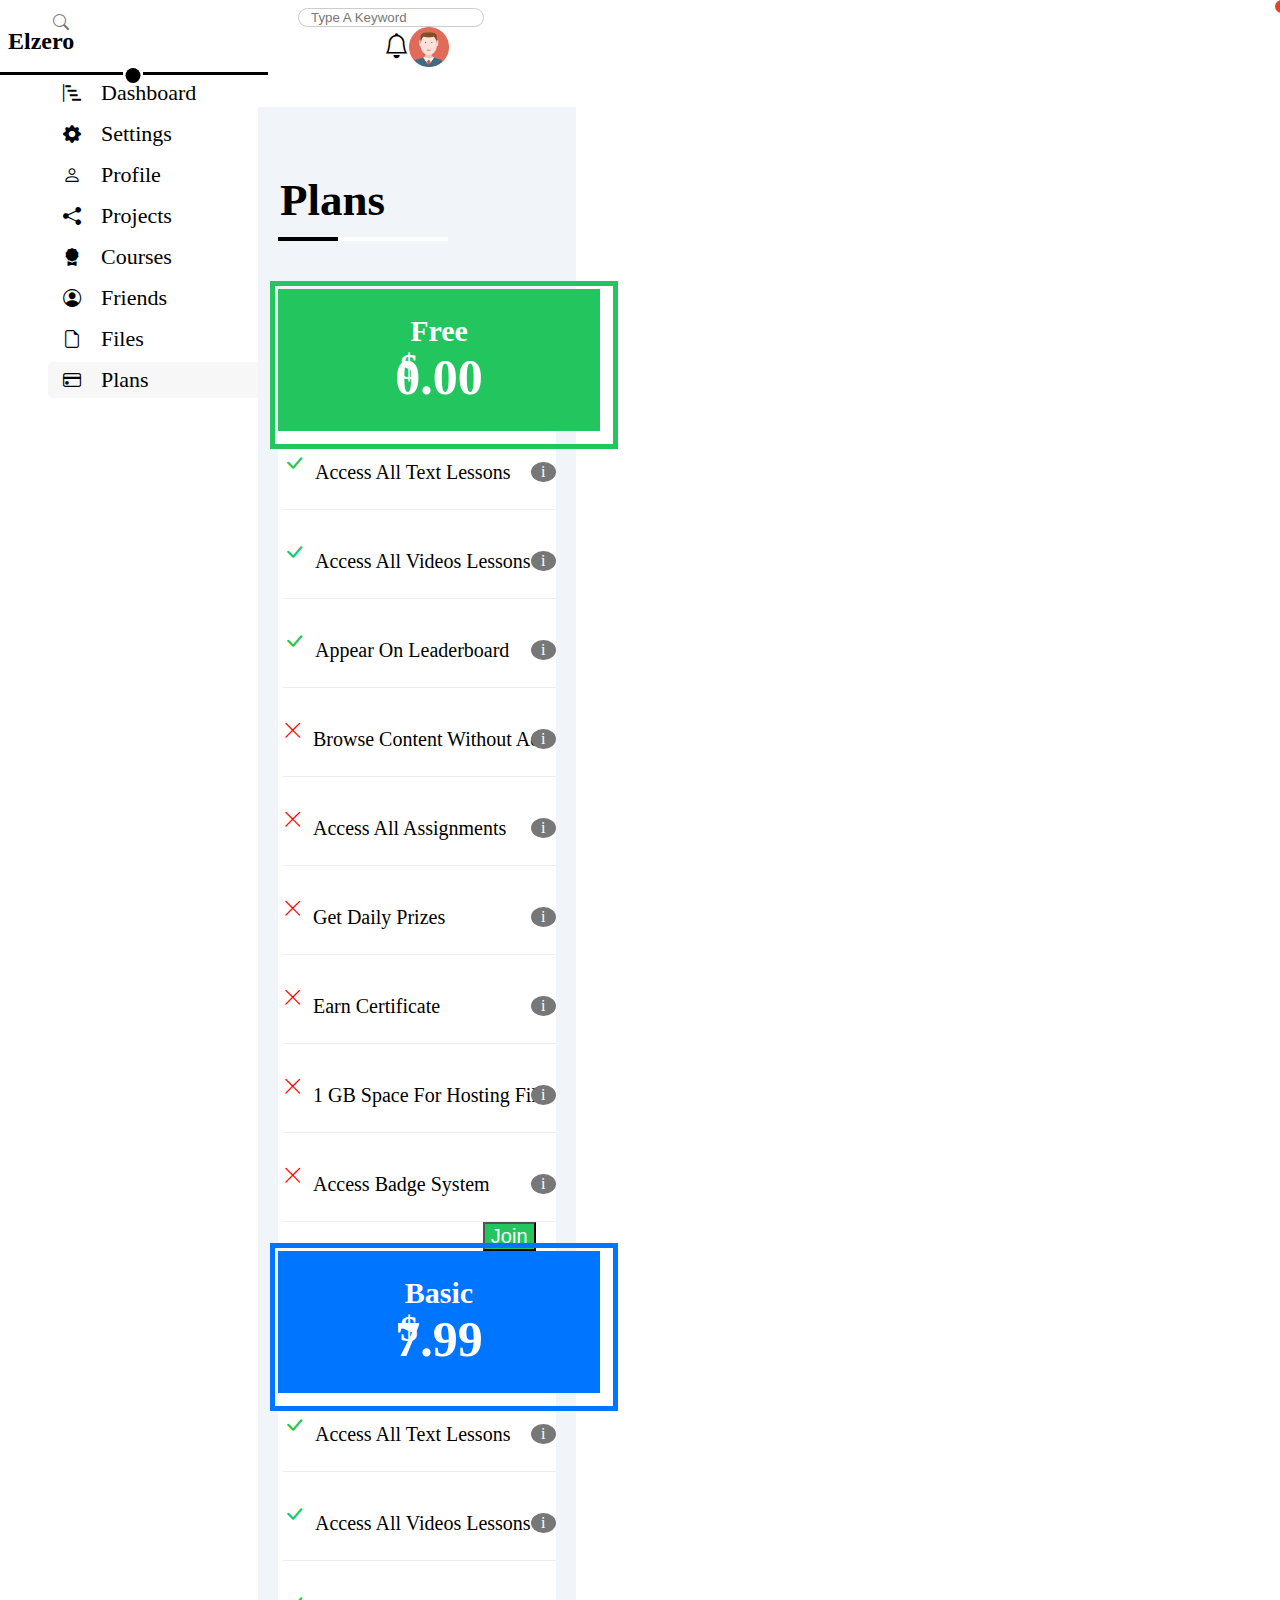
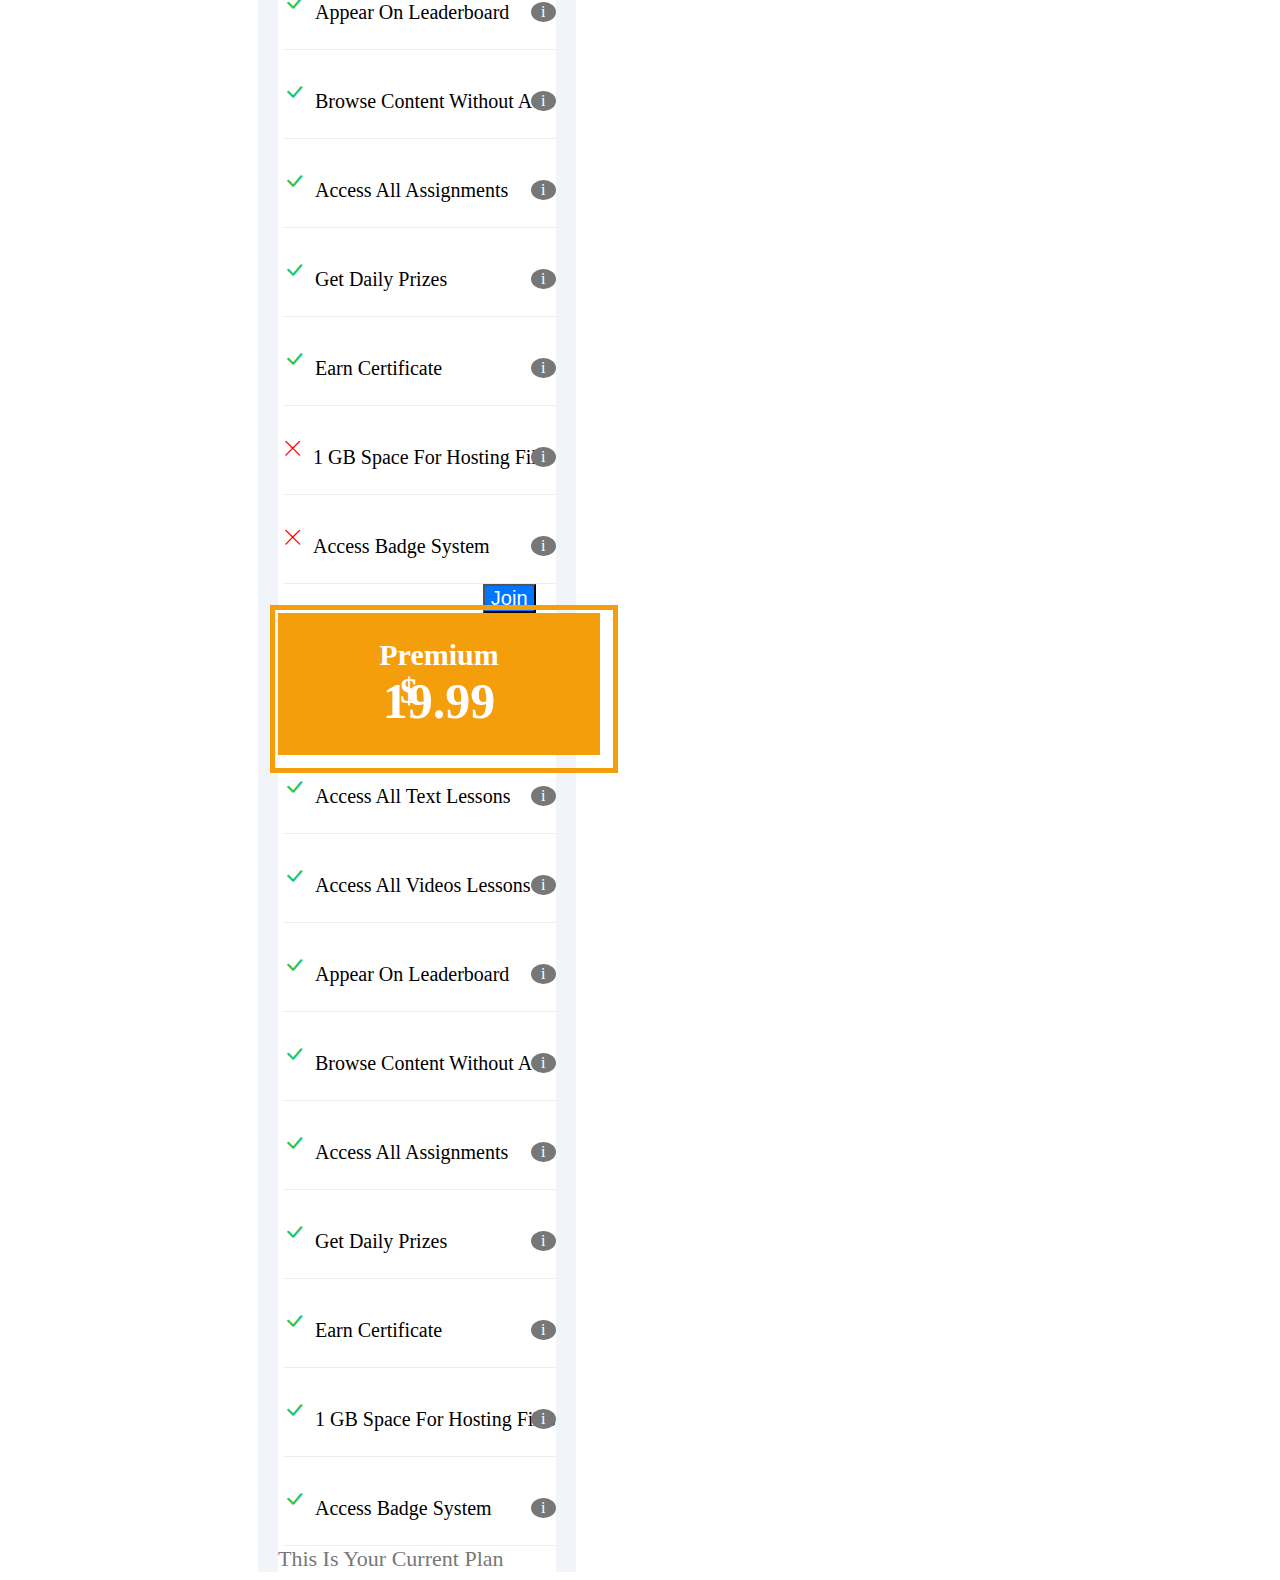
<file: html/Plans.html>
<!DOCTYPE html>
<html lang="en">
<head>
    <meta charset="UTF-8">
    <meta http-equiv="X-UA-Compatible" content="IE=edge">
    <meta name="viewport" content="width=device-width, initial-scale=1.0">
    <title>Plans</title>
    <!-- link css file -->
    <link rel="stylesheet" href="/sass/main.css">
    <!-- get bootstrap -->
    <!-- CSS only -->
    <link href="https://cdn.jsdelivr.net/npm/bootstrap@5.2.2/dist/css/bootstrap.min.css" rel="stylesheet" integrity="sha384-Zenh87qX5JnK2Jl0vWa8Ck2rdkQ2Bzep5IDxbcnCeuOxjzrPF/et3URy9Bv1WTRi" crossorigin="anonymous">
    <!-- get bootstrap icons -->
    <link rel="stylesheet" href="https://cdn.jsdelivr.net/npm/bootstrap-icons@1.9.1/font/bootstrap-icons.css">
</head>
<body>

    <div class="page">
        <div class="side-bar">
            <!-- Start offcanvas -->
            <div class="offcanva position-relative top-0 d-flex justify-content-start align-items-center flex-column pt-5 pt-sm-3 shadow p-3 p-sm-4 mb-5 bg-body">
                <div class="title">
                    <h2 class="h2 fw-bold">Elzero</h2>
                    <span></span>
                </div>
                <ul class="mt-5 list-unstyled d-flex flex-column gap-xxl-3 gap-xl-1">
                    <li class=""><a href="Dashboard.html"><i class="bi bi-bar-chart-steps"></i><p>Dashboard</p></a></li>
                    <li class=""><a href="Settings.html"><i class="bi bi-gear-fill"></i><p>Settings</p></a></li>
                    <li class=""><a href="Profile.html"><i class="bi bi-person"></i><p>Profile</p></a></li>
                    <li class=""><a href="Projects.html"><i class="bi bi-share-fill"></i><p>Projects</p></a></li>
                    <li class=""><a href="Courses.html"><i class="bi bi-award-fill"></i><p>Courses</p></a></li>
                    <li class=""><a href="Friends.html"><i class="bi bi-person-circle"></i><p>Friends</p></a></li>
                    <li class=""><a href="Files.html"><i class="bi bi-file-earmark"></i><p>Files</p></a></li>
                    <li class="active"><a href="Plans.html"><i class="bi bi-credit-card"></i><p>Plans</p></a></li>
                </ul>
            </div>
            <!-- End offcanvas -->
        </div>

        <div class="content w-100">
            <!-- Start navbar -->
            <div class="navbar">
                <div class="left">
                    <i class="bi bi-search"></i>
                    <input class="py-2 px-4 border border-secondary" type="text" placeholder="Type A Keyword" aria-label="Type A Keyword">
                </div>
                <div class="right gap-3">
                    <i class="bi bi-bell position-relative"></i>
                    <img src="/imgs/avatar.png" alt="">
                </div>
            </div>
            <!-- End navbar -->
            
            <!-- Start Plans -->
            <div class="plans pt-3 pb-3" id="plans">
                <div class="container-fluid">
                    <div class="designed-title">
                        <h2 class="designed-h2">Plans</h2>
                        <span></span>
                    </div>

                    <!-- Start First Row -->
                    <div class="cards row">

                        <div class="col-xxl-6 col-xl-12">
                            <div class="card card-1 mt-4 p-4">
                                <div class="card-head">
                                    <p>Free</p>
                                    <p><span>$</span> 0.00</p>
                                </div>
                                <div class="card-body">
                                    <div class="boxes">
                                        <div class="box">
                                            <i class="bi bi-check-lg"></i>
                                            <p>Access All Text Lessons</p>
                                        </div>
                                        <div class="box">
                                            <i class="bi bi-check-lg"></i>
                                            <p>Access All Videos Lessons</p>
                                        </div>
                                        <div class="box">
                                            <i class="bi bi-check-lg"></i>
                                            <p>Appear On Leaderboard</p>
                                        </div>
                                        <div class="box">
                                            <i class="bi bi-x-lg"></i>
                                            <p>Browse Content Without Ads</p>
                                        </div>
                                        <div class="box">
                                            <i class="bi bi-x-lg"></i>
                                            <p>Access All Assignments</p>
                                        </div>
                                        <div class="box">
                                            <i class="bi bi-x-lg"></i>
                                            <p>Get Daily Prizes</p>
                                        </div>
                                        <div class="box">
                                            <i class="bi bi-x-lg"></i>
                                            <p>Earn Certificate</p>
                                        </div>
                                        <div class="box">
                                            <i class="bi bi-x-lg"></i>
                                            <p>1 GB Space For Hosting Files</p>
                                        </div>
                                        <div class="box">
                                            <i class="bi bi-x-lg"></i>
                                            <p>Access Badge System</p>
                                        </div>
                                    </div>
                                </div>
                                <button class="btn">Join</button>
                            </div>
                        </div>

                        <div class="col-xxl-6 col-xl-12">
                            <div class="card card-2 mt-4 p-4">
                                <div class="card-head">
                                    <p>Basic</p>
                                    <p><span>$</span> 7.99</p>
                                </div>
                                <div class="card-body">
                                    <div class="boxes">
                                        <div class="box">
                                            <i class="bi bi-check-lg"></i>
                                            <p>Access All Text Lessons</p>
                                        </div>
                                        <div class="box">
                                            <i class="bi bi-check-lg"></i>
                                            <p>Access All Videos Lessons</p>
                                        </div>
                                        <div class="box">
                                            <i class="bi bi-check-lg"></i>
                                            <p>Appear On Leaderboard</p>
                                        </div>
                                        <div class="box">
                                            <i class="bi bi-check-lg"></i>
                                            <p>Browse Content Without Ads</p>
                                        </div>
                                        <div class="box">
                                            <i class="bi bi-check-lg"></i>
                                            <p>Access All Assignments</p>
                                        </div>
                                        <div class="box">
                                            <i class="bi bi-check-lg"></i>
                                            <p>Get Daily Prizes</p>
                                        </div>
                                        <div class="box">
                                            <i class="bi bi-check-lg"></i>
                                            <p>Earn Certificate</p>
                                        </div>
                                        <div class="box">
                                            <i class="bi bi-x-lg"></i>
                                            <p>1 GB Space For Hosting Files</p>
                                        </div>
                                        <div class="box">
                                            <i class="bi bi-x-lg"></i>
                                            <p>Access Badge System</p>
                                        </div>
                                    </div>
                                </div>
                                <button class="btn">Join</button>
                            </div>
                        </div>

                    </div>
                    <!-- End First Row-->

                    <!-- Start second Row -->
                    <div class="cards row">

                        <div class="col-xxl-6 col-xl-12">
                            <div class="card card-3 mt-4 p-4">
                                <div class="card-head">
                                    <p>Premium</p>
                                    <p><span>$</span> 19.99</p>
                                </div>
                                <div class="card-body">
                                    <div class="boxes">
                                        <div class="box">
                                            <i class="bi bi-check-lg"></i>
                                            <p>Access All Text Lessons</p>
                                        </div>
                                        <div class="box">
                                            <i class="bi bi-check-lg"></i>
                                            <p>Access All Videos Lessons</p>
                                        </div>
                                        <div class="box">
                                            <i class="bi bi-check-lg"></i>
                                            <p>Appear On Leaderboard</p>
                                        </div>
                                        <div class="box">
                                            <i class="bi bi-check-lg"></i>
                                            <p>Browse Content Without Ads</p>
                                        </div>
                                        <div class="box">
                                            <i class="bi bi-check-lg"></i>
                                            <p>Access All Assignments</p>
                                        </div>
                                        <div class="box">
                                            <i class="bi bi-check-lg"></i>
                                            <p>Get Daily Prizes</p>
                                        </div>
                                        <div class="box">
                                            <i class="bi bi-check-lg"></i>
                                            <p>Earn Certificate</p>
                                        </div>
                                        <div class="box">
                                            <i class="bi bi-check-lg"></i>
                                            <p>1 GB Space For Hosting Files</p>
                                        </div>
                                        <div class="box">
                                            <i class="bi bi-check-lg"></i>
                                            <p>Access Badge System</p>
                                        </div>
                                    </div>
                                </div>
                                <div class="card-foot">
                                    <p>This Is Your Current Plan</p>
                                </div>
                            </div>
                        </div>

                    </div>
                    <!-- End second Row -->

                </div>
            </div>
            <!-- End Plans -->
        </div>
    </div>
    

    <!-- JavaScript Bundle with Popper -->
    <script src="https://cdn.jsdelivr.net/npm/bootstrap@5.2.2/dist/js/bootstrap.bundle.min.js" integrity="sha384-OERcA2EqjJCMA+/3y+gxIOqMEjwtxJY7qPCqsdltbNJuaOe923+mo//f6V8Qbsw3" crossorigin="anonymous"></script>

</body>
</html>
</file>
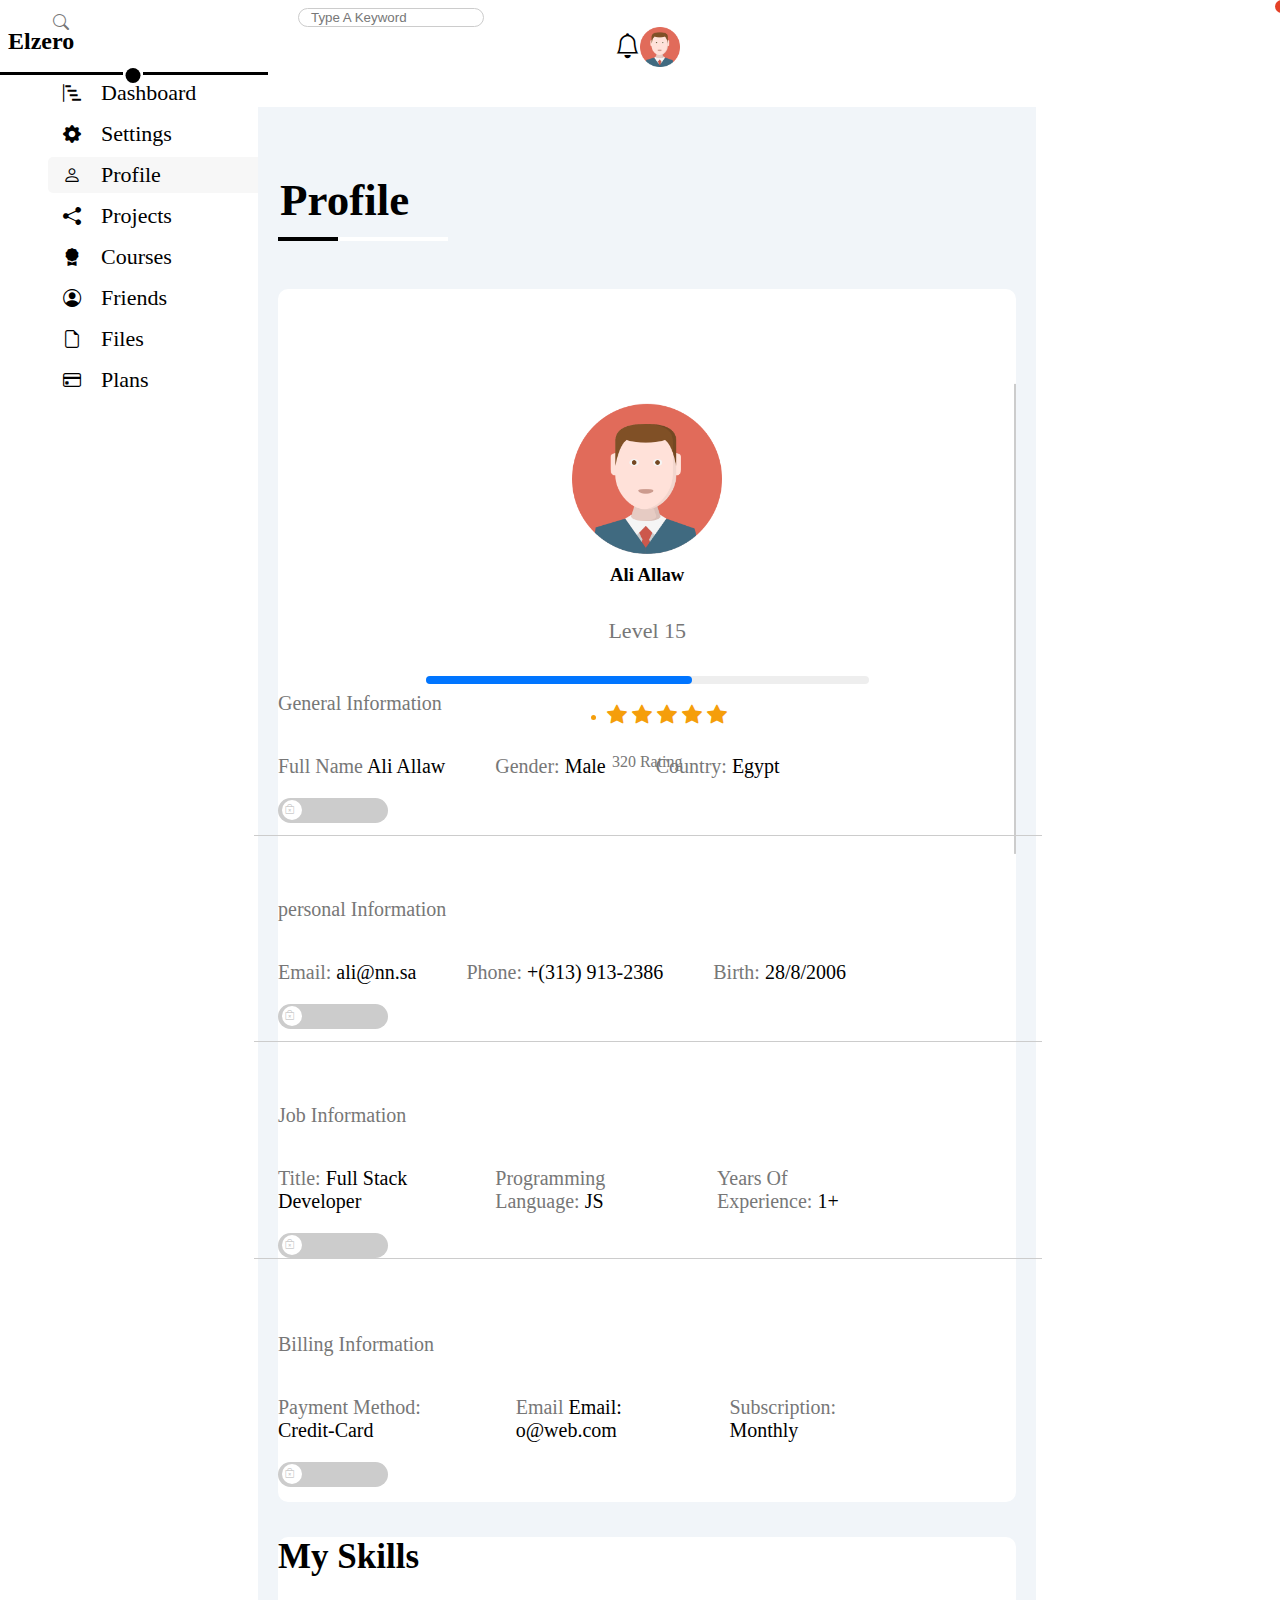
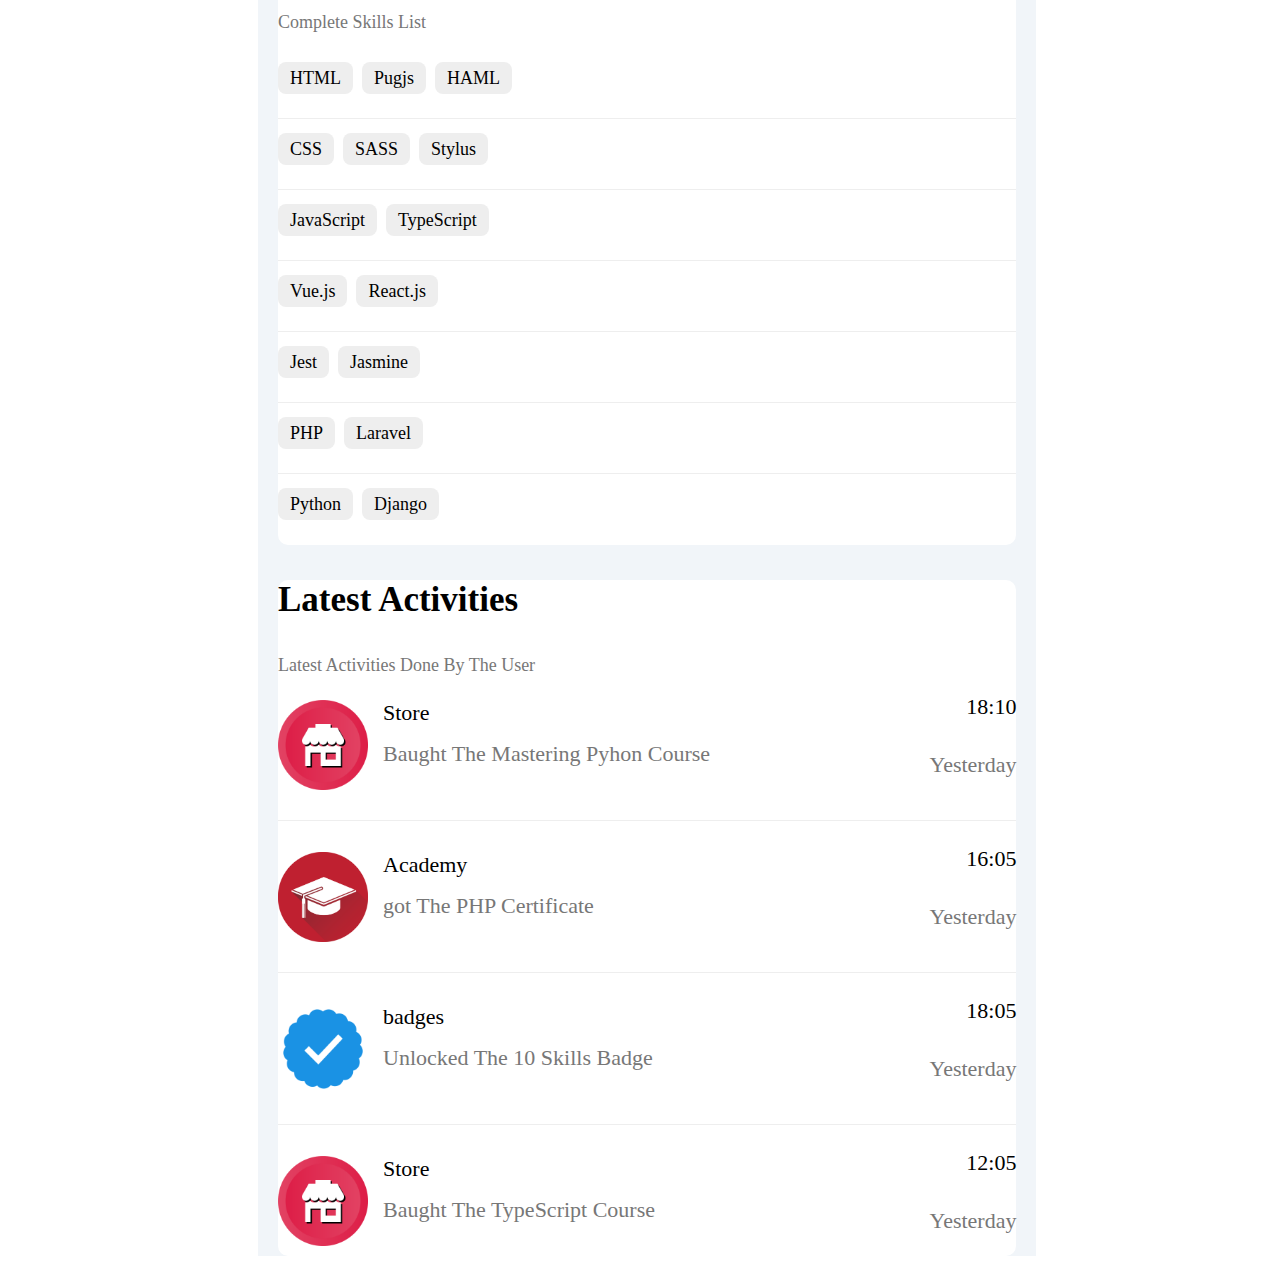
<file: html/Profile.html>
<!DOCTYPE html>
<html lang="en">
<head>
    <meta charset="UTF-8">
    <meta http-equiv="X-UA-Compatible" content="IE=edge">
    <meta name="viewport" content="width=device-width, initial-scale=1.0">
    <title>Profile</title>
    <!-- link css file -->
    <link rel="stylesheet" href="/sass/main.css">
    <!-- get bootstrap -->
    <!-- CSS only -->
    <link href="https://cdn.jsdelivr.net/npm/bootstrap@5.2.2/dist/css/bootstrap.min.css" rel="stylesheet" integrity="sha384-Zenh87qX5JnK2Jl0vWa8Ck2rdkQ2Bzep5IDxbcnCeuOxjzrPF/et3URy9Bv1WTRi" crossorigin="anonymous">
    <!-- get bootstrap icons -->
    <link rel="stylesheet" href="https://cdn.jsdelivr.net/npm/bootstrap-icons@1.9.1/font/bootstrap-icons.css">
</head>
<d>

    <div class="page">
        <div class="side-bar">
            <!-- Start offcanvas -->
            <div class="offcanva position-relative top-0 d-flex justify-content-start align-items-center flex-column pt-5 pt-sm-3 shadow p-3 p-sm-4 mb-5 bg-body">
                <div class="title">
                    <h2 class="h2 fw-bold">Elzero</h2>
                    <span></span>
                </div>
                <ul class="mt-5 list-unstyled d-flex flex-column gap-xxl-3 gap-xl-1">
                    <li class=""><a href="Dashboard.html"><i class="bi bi-bar-chart-steps"></i><p>Dashboard</p></a></li>
                    <li class=""><a href="Settings.html"><i class="bi bi-gear-fill"></i><p>Settings</p></a></li>
                    <li class="active"><a href="Profile.html"><i class="bi bi-person"></i><p>Profile</p></a></li>
                    <li class=""><a href="Projects.html"><i class="bi bi-share-fill"></i><p>Projects</p></a></li>
                    <li class=""><a href="Courses.html"><i class="bi bi-award-fill"></i><p>Courses</p></a></li>
                    <li class=""><a href="Friends.html"><i class="bi bi-person-circle"></i><p>Friends</p></a></li>
                    <li class=""><a href="Files.html"><i class="bi bi-file-earmark"></i><p>Files</p></a></li>
                    <li class=""><a href="Plans.html"><i class="bi bi-credit-card"></i><p>Plans</p></a></li>
                </ul>
            </div>
            <!-- End offcanvas -->
        </div>

        <div class="content w-100">

            <!-- Start navbar -->
            <div class="navbar">
                <div class="left">
                    <i class="bi bi-search"></i>
                    <input class="py-2 px-4 border border-secondary" type="text" placeholder="Type A Keyword" aria-label="Type A Keyword">
                </div>
                <div class="right gap-3">
                    <i class="bi bi-bell position-relative"></i>
                    <img src="/imgs/avatar.png" alt="">
                </div>
            </div>
            <!-- End navbar -->

            <!-- Start Profile -->
            <div class="profile pt-3 pb-3" id="profile">
                <div class="container-fluid">
                    <div class="designed-title">
                        <h2 class="designed-h2">Profile</h2>
                        <span></span>
                    </div>

                    <!-- Start First Row -->
                    <div class="cards-1 row">

                        <!-- Start Profile Card -->
                        <div class="col-12">
                            <div class="card card-1 mt-4 p-4">
                                <div class="row">
                                    <div class="col-xxl-3 col-xl">
                                        <div class="details">
                                            <img src="/imgs/avatar.png" alt="">
                                            <h3>Ali Allaw</h3>
                                            <p>Level 15</p>
                                            <span></span>
                                            <ul class="list-unstyled">
                                                <li><i class="bi bi-star-fill"></i></li>
                                                <li><i class="bi bi-star-fill"></i></li>
                                                <li><i class="bi bi-star-fill"></i></li>
                                                <li><i class="bi bi-star-fill"></i></li>
                                                <li><i class="bi bi-star-fill"></i></li>
                                            </ul>
                                            <p>320 Rating</p>
                                        </div>
                                    </div>
                                    <div class="col-xxl-9 col-xl ">
                                        <div class="boxes text-sm-center mt-sm-5 text-xxl-start mt-xxl-start pt-sm-5 pt-xxl-0 pb-xxl-5">
                                            <div class="box box-1">
                                                <div class="lg-box">
                                                    <div class="title">
                                                        <p>General Information</p>
                                                    </div>
                                                    <div class="texts">
                                                        <p>Full Name <span>Ali Allaw</span></p>
                                                        <p>Gender: <span>Male</span></p>
                                                        <p>Country: <span>Egypt</span></p>
                                                    </div>
                                                    <button class="btn designed-btn-2" type="submit"><span></span><i class="bi bi-bag-x"></i><i class="bi bi-check"></i></button>
                                                </div>
                                            </div>
                                            <div class="box box-2">
                                                <div class="lg-box">
                                                    <div class="title">
                                                        <p>personal Information</p>
                                                    </div>
                                                    <div class="texts">
                                                        <p>Email: <span>ali@nn.sa</span></p>
                                                        <p>Phone: <span>+(313) 913-2386</span></p>
                                                        <p>Birth: <span>28/8/2006</span></p>
                                                    </div>
                                                    <button class="btn designed-btn-2" type="submit"><span></span><i class="bi bi-bag-x"></i><i class="bi bi-check"></i></button>
                                                </div>
                                                
                                            </div>
                                            <div class="box box-3">
                                                <div class="lg-box">
                                                    <div class="title">
                                                        <p>Job Information</p>
                                                    </div>
                                                    <div class="texts">
                                                        <p>Title: <span>Full Stack Developer</span></p>
                                                        <p>Programming Language: <span>JS</span></p>
                                                        <p>Years Of Experience: <span>1+</span></p>
                                                    </div>
                                                    <button class="btn designed-btn-2" type="submit"><span></span><i class="bi bi-bag-x"></i><i class="bi bi-check"></i></button>
                                                </div>
                                                
                                            </div>
                                            <div class="box box-4">
                                                <div class="lg-box">
                                                    <div class="title">
                                                        <p>Billing Information</p>
                                                    </div>
                                                    <div class="texts">
                                                        <p>Payment Method: <span>Credit-Card</span></p>
                                                        <p>Email <span>Email: o@web.com</span></p>
                                                        <p>Subscription: <span>Monthly</span></p>
                                                    </div>
                                                    <button class="btn designed-btn-2" type="submit"><span></span><i class="bi bi-bag-x"></i><i class="bi bi-check"></i></button>
                                                </div>                                        
                                            </div>
                                        </div>
                                    </div>
                                </div>
                            </div>
                        </div>
                        <!-- End Profile Card -->

                    </div>
                    <!-- End First Row -->

                    <!-- Start Second Row -->
                    <div class="cards-2 row">

                        <!-- Start My Skills card -->
                        <div class="col-xxl-4 col-xl-12">
                            <div class="card card-2 mt-4 p-4">
                                <div class="title">
                                    <h3>My Skills</h3>
                                    <p>Complete Skills List</p>
                                </div>
                                <div class="boxes ">
                                    <div class="box">
                                        <span>HTML</span>
                                        <span>Pugjs</span>
                                        <span>HAML</span>
                                    </div>
                                    <div class="box">
                                        <span>CSS</span>
                                        <span>SASS</span>
                                        <span>Stylus</span>
                                    </div>
                                    <div class="box">
                                        <span>JavaScript</span>
                                        <span>TypeScript</span>
                                    </div>
                                    <div class="box">
                                        <span>Vue.js</span>
                                        <span>React.js</span>
                                    </div>
                                    <div class="box">
                                        <span>Jest</span>
                                        <span>Jasmine</span>
                                    </div>
                                    <div class="box">
                                        <span>PHP</span>
                                        <span>Laravel</span>
                                    </div>
                                    <div class="box">
                                        <span>Python</span>
                                        <span>Django</span>
                                    </div>
                                </div>
                            </div>
                        </div>
                        <!-- End My Skills card -->

                        <!-- Start Latest Activities Card -->
                        <div class="col-xxl-8 col-xl-12">
                            <div class="card card-3 mt-4 p-4">
                                <div class="title">
                                    <h3>Latest Activities</h3>
                                    <p>Latest Activities Done By The User</p>
                                </div>
                                <div class="boxes">
                                    <div class="box text-sm-center text-xxl-start">
                                        <div class="lg-box">
                                            <img src="/imgs/activity-01 (1).png" alt="">
                                            <div class="details">
                                                <p>Store</p>
                                                <p>Baught The Mastering Pyhon Course</p>
                                            </div>
                                        </div>
                                        <div class="md-box">
                                            <span>18:10</span>
                                            <p>Yesterday</p>
                                        </div>
                                    </div>
                                    <div class="box text-sm-center text-xxl-start">
                                        <div class="lg-box">
                                            <img src="/imgs/activity-02.png" alt="">
                                            <div class="details">
                                                <p>Academy</p>
                                                <p>got The PHP Certificate</p>
                                            </div>
                                        </div>
                                        <div class="md-box">
                                            <span>16:05</span>
                                            <p>Yesterday</p>
                                        </div>
                                    </div>
                                    <div class="box text-sm-center text-xxl-start">
                                        <div class="lg-box">
                                            <img src="/imgs/activity-03.png" alt="">
                                            <div class="details">
                                                <p>badges</p>
                                                <p>Unlocked The 10 Skills Badge</p>
                                            </div>
                                        </div>
                                        <div class="md-box">
                                            <span>18:05</span>
                                            <p>Yesterday</p>
                                        </div>
                                    </div>
                                    <div class="box text-sm-center text-xxl-start">
                                        <div class="lg-box">
                                            <img src="/imgs/activity-01.png" alt="">
                                            <div class="details">
                                                <p>Store</p>
                                                <p>Baught The TypeScript Course</p>
                                            </div>
                                        </div>
                                        <div class="md-box">
                                            <span>12:05</span>
                                            <p>Yesterday</p>
                                        </div>
                                    </div>
                                </div>                    
                            </div>
                        </div>
                        <!-- End Latest Activities Card -->

                    </div>
                    <!-- End Second Row -->

                </div>

            </div>
            <!-- End Profile -->

        </div>
    </div>
    
    <!-- JavaScript Bundle with Popper -->
    <script src="https://cdn.jsdelivr.net/npm/bootstrap@5.2.2/dist/js/bootstrap.bundle.min.js" integrity="sha384-OERcA2EqjJCMA+/3y+gxIOqMEjwtxJY7qPCqsdltbNJuaOe923+mo//f6V8Qbsw3" crossorigin="anonymous"></script>

</body>
</html>
</file>
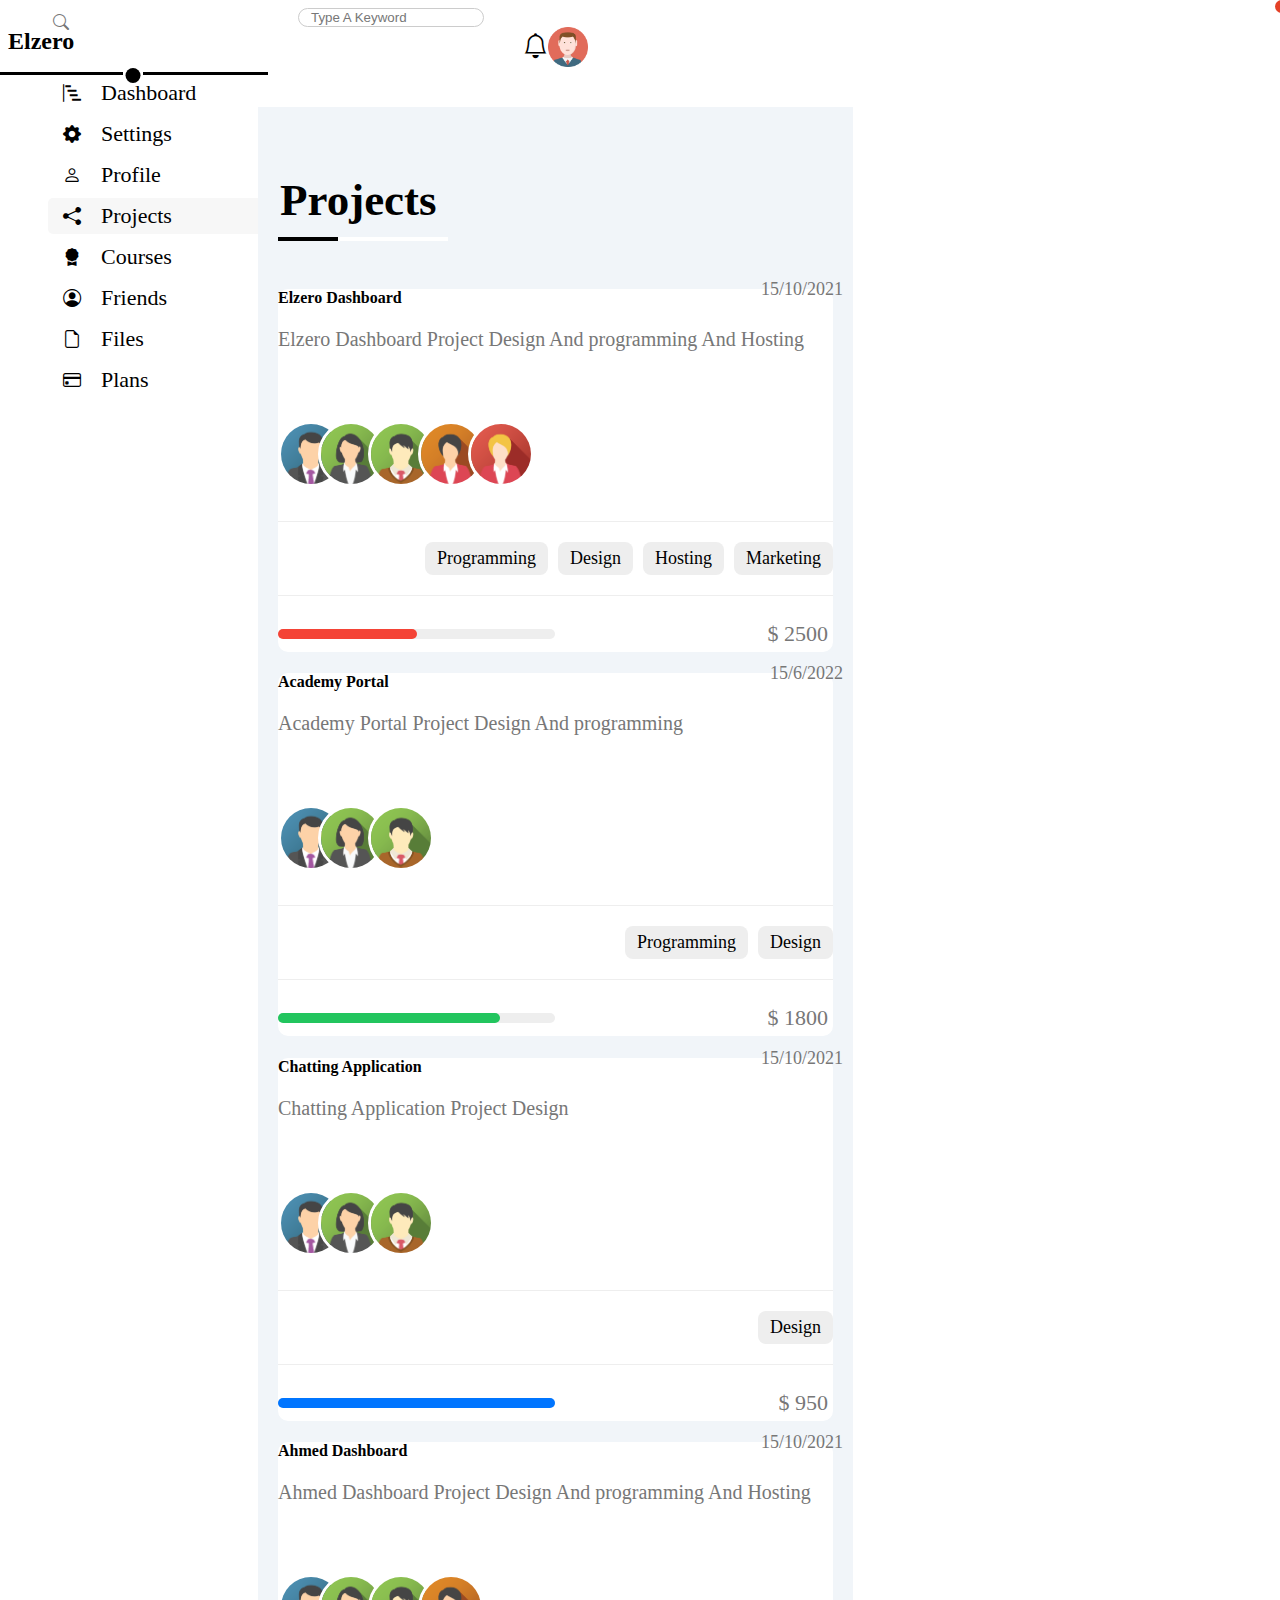
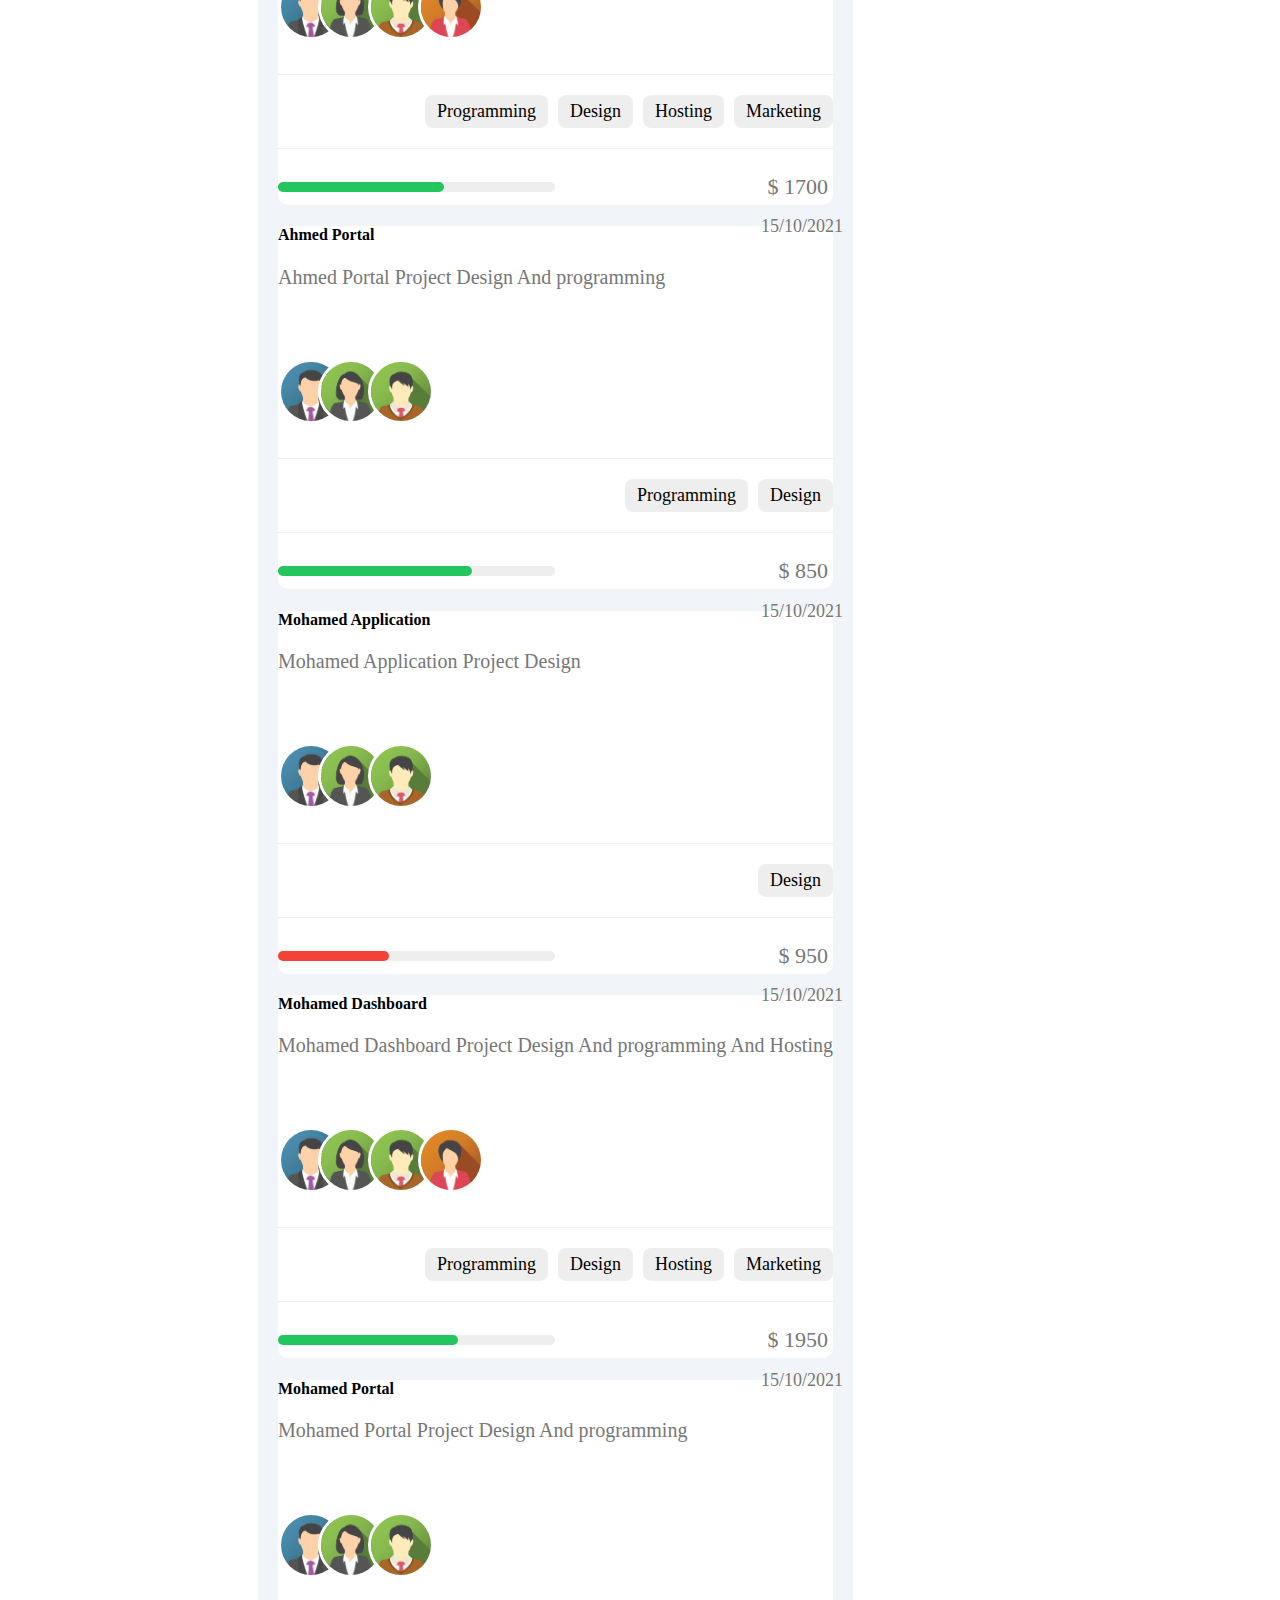
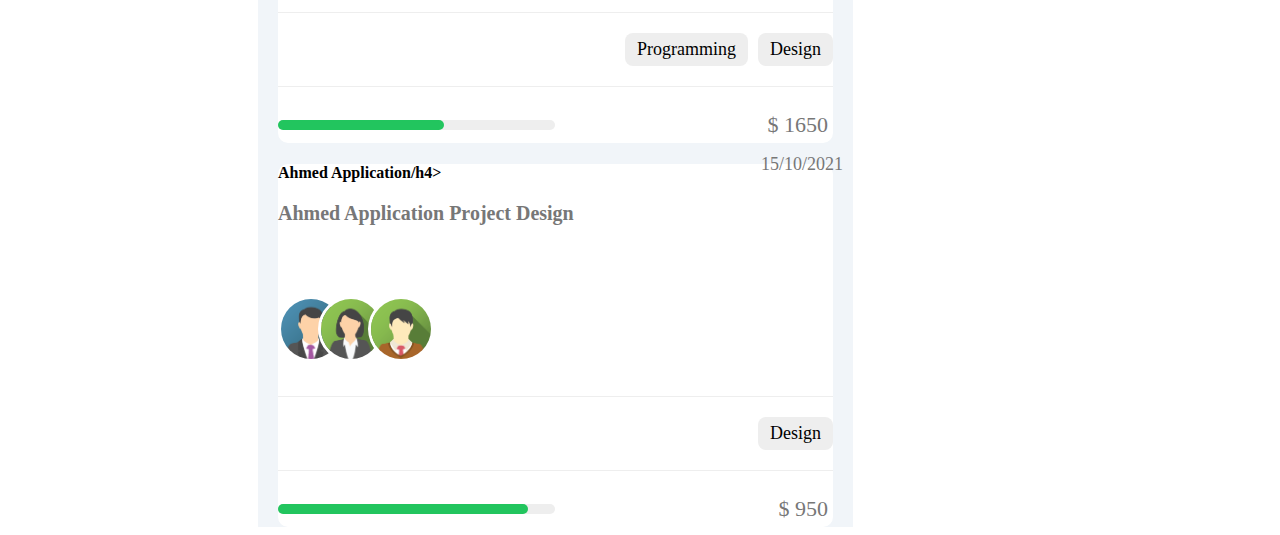
<file: html/Projects.html>
<!DOCTYPE html>
<html lang="en">
<head>
    <meta charset="UTF-8">
    <meta http-equiv="X-UA-Compatible" content="IE=edge">
    <meta name="viewport" content="width=device-width, initial-scale=1.0">
    <title>Projects</title>
    <!-- link css file -->
    <link rel="stylesheet" href="/sass/main.css">
    <!-- get bootstrap -->
    <!-- CSS only -->
    <link href="https://cdn.jsdelivr.net/npm/bootstrap@5.2.2/dist/css/bootstrap.min.css" rel="stylesheet" integrity="sha384-Zenh87qX5JnK2Jl0vWa8Ck2rdkQ2Bzep5IDxbcnCeuOxjzrPF/et3URy9Bv1WTRi" crossorigin="anonymous">
    <!-- get bootstrap icons -->
    <link rel="stylesheet" href="https://cdn.jsdelivr.net/npm/bootstrap-icons@1.9.1/font/bootstrap-icons.css">
</head>
<div>

    <div class="page">
        <div class="side-bar">
            <!-- Start offcanvas -->
            <div class="offcanva position-relative top-0 d-flex justify-content-start align-items-center flex-column pt-5 pt-sm-3 shadow p-3 p-sm-4 mb-5 bg-body">
                <div class="title">
                    <h2 class="h2 fw-bold">Elzero</h2>
                    <span></span>
                </div>
                <ul class="mt-5 list-unstyled d-flex flex-column gap-xxl-3 gap-xl-1">
                    <li class=""><a href="Dashboard.html"><i class="bi bi-bar-chart-steps"></i><p>Dashboard</p></a></li>
                    <li class=""><a href="Settings.html"><i class="bi bi-gear-fill"></i><p>Settings</p></a></li>
                    <li class=""><a href="Profile.html"><i class="bi bi-person"></i><p>Profile</p></a></li>
                    <li class="active"><a href="Projects.html"><i class="bi bi-share-fill"></i><p>Projects</p></a></li>
                    <li class=""><a href="Courses.html"><i class="bi bi-award-fill"></i><p>Courses</p></a></li>
                    <li class=""><a href="Friends.html"><i class="bi bi-person-circle"></i><p>Friends</p></a></li>
                    <li class=""><a href="Files.html"><i class="bi bi-file-earmark"></i><p>Files</p></a></li>
                    <li class=""><a href="Plans.html"><i class="bi bi-credit-card"></i><p>Plans</p></a></li>
                </ul>
            </div>
            <!-- End offcanvas -->
        </div>

        <div class="content w-100">
            <!-- Start navbar -->
            <div class="navbar">
                <div class="left">
                    <i class="bi bi-search"></i>
                    <input class="py-2 px-4 border border-secondary" type="text" placeholder="Type A Keyword" aria-label="Type A Keyword">
                </div>
                <div class="right gap-3">
                    <i class="bi bi-bell position-relative"></i>
                    <img src="/imgs/avatar.png" alt="">
                </div>
            </div>
            <!-- End navbar -->

            <!-- Start Projects -->
            <div class="projects pt-3 pb-3" id="projects">
                <div class="container-fluid">
                    <div class="designed-title">
                        <h2 class="designed-h2">Projects</h2>
                        <span></span>
                    </div>

                    <!-- Start First Row -->
                    <div class="cards-1 row">

                        <div class="col-xxl-6 col-xl-12">
                            <div class="card card-1 mt-4 p-4">
                                <div class="card-head">
                                    <div class="title">
                                        <h4>Elzero Dashboard</h4>
                                        <p>Elzero Dashboard Project Design And programming And Hosting</p>
                                    </div>
                                </div>
                                <div class="card-body">
                                    <div class="avatars">
                                        <img src="/imgs/team-01.png" alt="">
                                        <img src="/imgs/team-02.png" alt="">
                                        <img src="/imgs/team-03.png" alt="">
                                        <img src="/imgs/team-04.png" alt="">
                                        <img src="/imgs/team-05.png" alt="">
                                    </div>
                                    <div class="skills">
                                        <span>Programming</span>
                                        <span>Design</span>
                                        <span>Hosting</span>
                                        <span>Marketing</span>
                                    </div>
                                </div>
                                <div class="card-foot">
                                    <span></span>
                                    <p>$ 2500</p>
                                </div>
                            </div>
                        </div>
                        <div class="col-xxl-6 col-xl-12">
                            <div class="card card-2 mt-4 p-4">
                                <div class="card-head">
                                    <div class="title">
                                        <h4>Academy Portal</h4>
                                        <p>Academy Portal Project Design And programming</p>
                                    </div>
                                </div>
                                <div class="card-body">
                                    <div class="avatars">
                                        <img src="/imgs/team-01.png" alt="">
                                        <img src="/imgs/team-02.png" alt="">
                                        <img src="/imgs/team-03.png" alt="">
                                    </div>
                                    <div class="skills">
                                        <span>Programming</span>
                                        <span>Design</span>
                                    </div>
                                </div>
                                <div class="card-foot">
                                    <span></span>
                                    <p>$ 1800</p>
                                </div>
                            </div>
                        </div>

                    </div>
                    <!-- End First Row -->

                    <!-- Start Second Row -->
                    <div class="cards-2 row">

                        <div class="col-xxl-6 col-xl-12">
                            <div class="card card-3 mt-4 p-4">
                                <div class="card-head">
                                    <div class="title">
                                        <h4>Chatting Application</h4>
                                        <p>Chatting Application Project Design</p>
                                    </div>
                                </div>
                                <div class="card-body">
                                    <div class="avatars">
                                        <img src="/imgs/team-01.png" alt="">
                                        <img src="/imgs/team-02.png" alt="">
                                        <img src="/imgs/team-03.png" alt="">
                                    </div>
                                    <div class="skills">
                                        <span>Design</span>
                                    </div>
                                </div>
                                <div class="card-foot">
                                    <span></span>
                                    <p>$ 950</p>
                                </div>
                            </div>
                        </div>
                        <div class="col-xxl-6 col-xl-12">
                            <div class="card card-4 mt-4 p-4">
                                <div class="card-head">
                                    <div class="title">
                                        <h4>Ahmed Dashboard</h4>
                                        <p>Ahmed Dashboard Project Design And programming And Hosting</p>
                                    </div>
                                </div>
                                <div class="card-body">
                                    <div class="avatars">
                                        <img src="/imgs/team-01.png" alt="">
                                        <img src="/imgs/team-02.png" alt="">
                                        <img src="/imgs/team-03.png" alt="">
                                        <img src="/imgs/team-04.png" alt="">
                                    </div>
                                    <div class="skills">
                                        <span>Programming</span>
                                        <span>Design</span>
                                        <span>Hosting</span>
                                        <span>Marketing</span>
                                    </div>
                                </div>
                                <div class="card-foot">
                                    <span></span>
                                    <p>$ 1700</p>
                                </div>
                            </div>
                        </div>

                    </div>
                    <!-- End Second Row -->

                    <!-- Start Third Row -->
                    <div class="cards-3 row">

                        <div class="col-xxl-6 col-xl-12">
                            <div class="card card-5 mt-4 p-4">
                                <div class="card-head">
                                    <div class="title">
                                        <h4>Ahmed Portal</h4>
                                        <p>Ahmed Portal Project Design And programming</p>
                                    </div>
                                </div>
                                <div class="card-body">
                                    <div class="avatars">
                                        <img src="/imgs/team-01.png" alt="">
                                        <img src="/imgs/team-02.png" alt="">
                                        <img src="/imgs/team-03.png" alt="">
                                    </div>
                                    <div class="skills">
                                        <span>Programming</span>
                                        <span>Design</span>
                                    </div>
                                </div>
                                <div class="card-foot">
                                    <span></span>
                                    <p>$ 850</p>
                                </div>
                            </div>
                        </div>
                        <div class="col-xxl-6 col-xl-12">
                            <div class="card card-6 mt-4 p-4">
                                <div class="card-head">
                                    <div class="title">
                                        <h4>Mohamed Application</h4>
                                        <p>Mohamed Application Project Design</p>
                                    </div>
                                </div>
                                <div class="card-body">
                                    <div class="avatars">
                                        <img src="/imgs/team-01.png" alt="">
                                        <img src="/imgs/team-02.png" alt="">
                                        <img src="/imgs/team-03.png" alt="">
                                    </div>
                                    <div class="skills">
                                        <span>Design</span>
                                    </div>
                                </div>
                                <div class="card-foot">
                                    <span></span>
                                    <p>$ 950</p>
                                </div>
                            </div>
                        </div>

                    </div>
                    <!-- End Third Row -->

                    <!-- Start Fourth Row -->
                    <div class="cards-4 row">

                        <div class="col-xxl-6 col-xl-12">
                            <div class="card card-7 mt-4 p-4">
                                <div class="card-head">
                                    <div class="title">
                                        <h4>Mohamed Dashboard</h4>
                                        <p>Mohamed Dashboard Project Design And programming And Hosting</p>
                                    </div>
                                </div>
                                <div class="card-body">
                                    <div class="avatars">
                                        <img src="/imgs/team-01.png" alt="">
                                        <img src="/imgs/team-02.png" alt="">
                                        <img src="/imgs/team-03.png" alt="">
                                        <img src="/imgs/team-04.png" alt="">
                                    </div>
                                    <div class="skills">
                                        <span>Programming</span>
                                        <span>Design</span>
                                        <span>Hosting</span>
                                        <span>Marketing</span>
                                    </div>
                                </div>
                                <div class="card-foot">
                                    <span></span>
                                    <p>$ 1950</p>
                                </div>
                            </div>
                        </div>

                        <div class="col-xxl-6 col-xl-12">
                            <div class="card card-8 mt-4 p-4">
                                <div class="card-head">
                                    <div class="title">
                                        <h4>Mohamed Portal</h4>
                                        <p>Mohamed Portal Project Design And programming</p>
                                    </div>
                                </div>
                                <div class="card-body">
                                    <div class="avatars">
                                        <img src="/imgs/team-01.png" alt="">
                                        <img src="/imgs/team-02.png" alt="">
                                        <img src="/imgs/team-03.png" alt="">
                                    </div>
                                    <div class="skills">
                                        <span>Programming</span>
                                        <span>Design</span>
                                    </div>
                                </div>
                                <div class="card-foot">
                                    <span></span>
                                    <p>$ 1650</p>
                                </div>
                            </div>
                        </div>

                    </div>
                    <!-- End Fourth Row -->

                    <!-- Start Fifth Row -->
                    <div class="cards-5 row">

                        <div class="col-xxl-6 col-xl-12">
                            <div class="card card-9 mt-4 p-4">
                                <div class="card-head">
                                    <div class="title">
                                        <h4>Ahmed Application/h4>
                                        <p>Ahmed Application Project Design</p>
                                    </div>
                                </div>
                                <div class="card-body">
                                    <div class="avatars">
                                        <img src="/imgs/team-01.png" alt="">
                                        <img src="/imgs/team-02.png" alt="">
                                        <img src="/imgs/team-03.png" alt="">
                                    </div>
                                    <div class="skills">
                                        <span>Design</span>
                                    </div>
                                </div>
                                <div class="card-foot">
                                    <span></span>
                                    <p>$ 950</p>
                                </div>
                            </div>
                        </div>
                    </div>
                    <!-- End Fifth Row -->

                </div>
            </div>
            <!-- End projects -->

        </div>
    </div>

    
    <!-- JavaScript Bundle with Popper -->
    <script src="https://cdn.jsdelivr.net/npm/bootstrap@5.2.2/dist/js/bootstrap.bundle.min.js" integrity="sha384-OERcA2EqjJCMA+/3y+gxIOqMEjwtxJY7qPCqsdltbNJuaOe923+mo//f6V8Qbsw3" crossorigin="anonymous"></script>

</body>
</html>
</file>
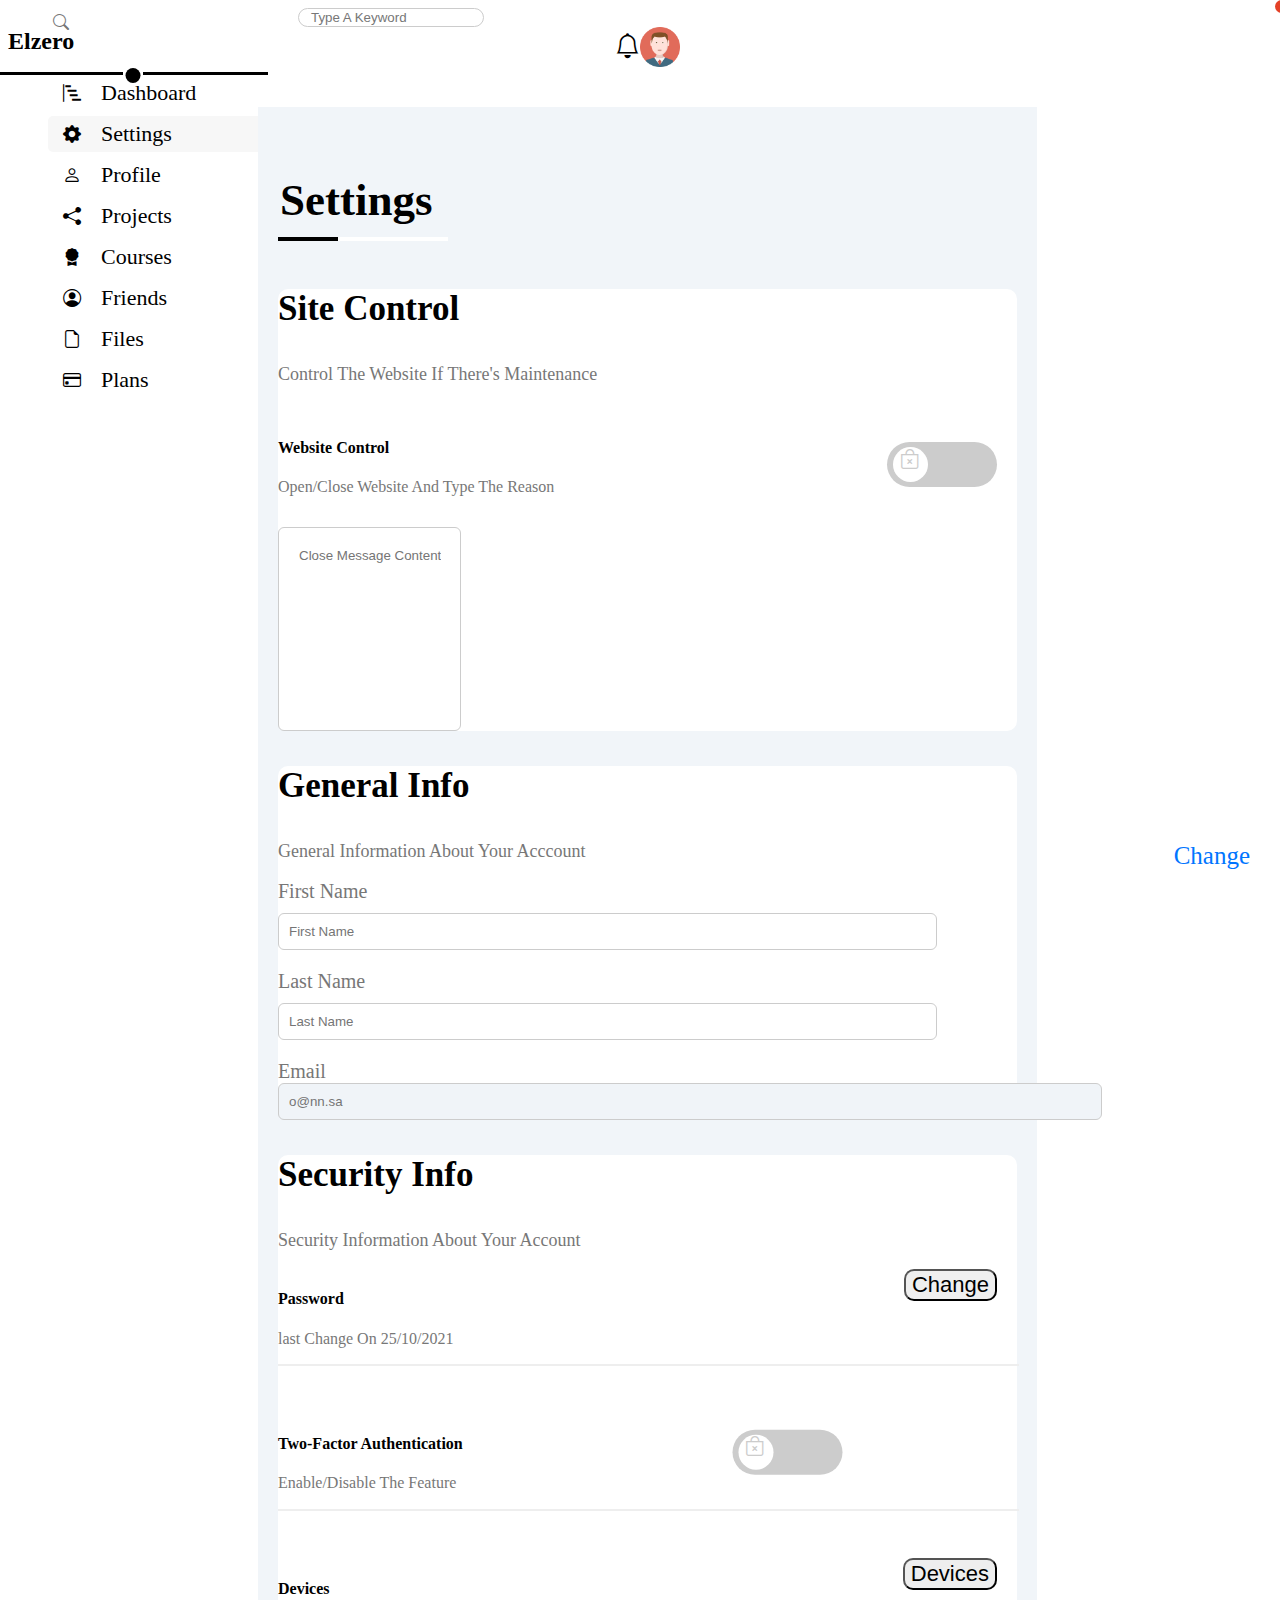
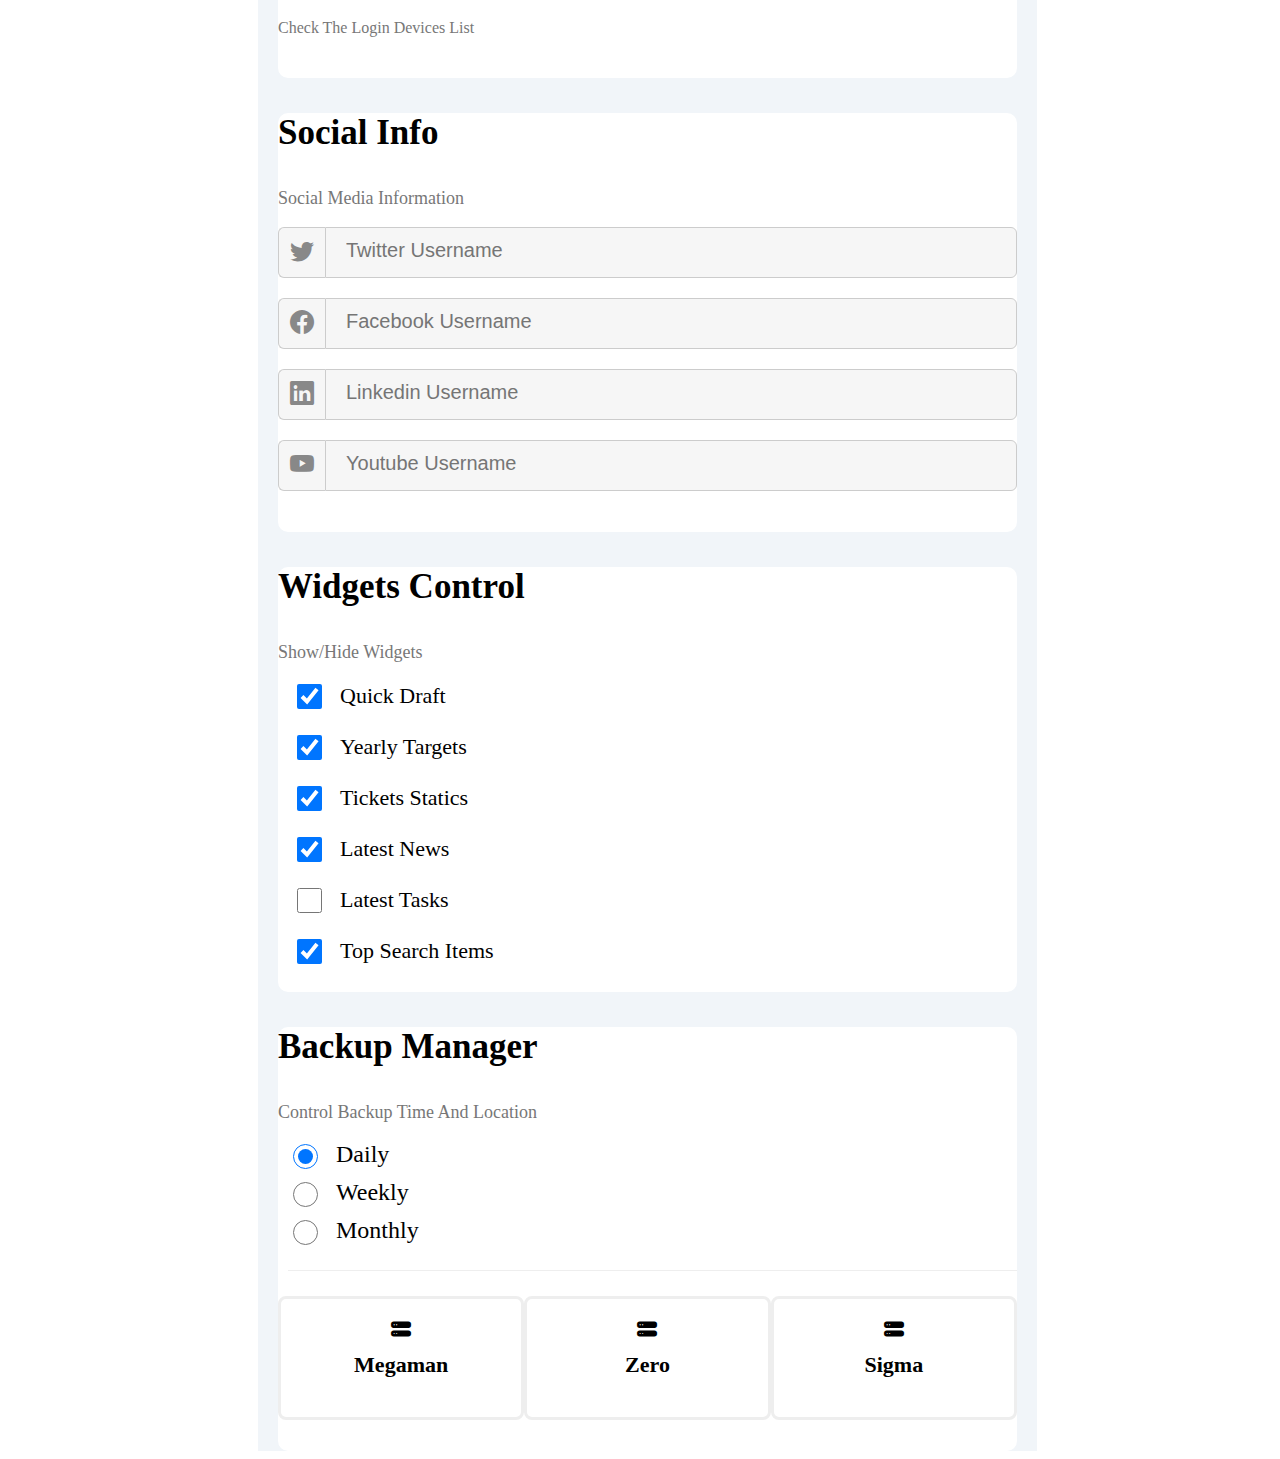
<file: html/Settings.html>
<!DOCTYPE html>
<html lang="en">
<head>
    <meta charset="UTF-8">
    <meta http-equiv="X-UA-Compatible" content="IE=edge">
    <meta name="viewport" content="width=device-width, initial-scale=1.0">
    <title>Settings</title>
    <!-- link css file -->
    <link rel="stylesheet" href="/sass/main.css">
    <!-- get bootstrap -->
    <!-- CSS only -->
    <link href="https://cdn.jsdelivr.net/npm/bootstrap@5.2.2/dist/css/bootstrap.min.css" rel="stylesheet" integrity="sha384-Zenh87qX5JnK2Jl0vWa8Ck2rdkQ2Bzep5IDxbcnCeuOxjzrPF/et3URy9Bv1WTRi" crossorigin="anonymous">
    <!-- get bootstrap icons -->
    <link rel="stylesheet" href="https://cdn.jsdelivr.net/npm/bootstrap-icons@1.9.1/font/bootstrap-icons.css">

</head>
<body>

    <div class="page">
        <div class="side-bar">
            <!-- Start offcanvas -->
            <div class="offcanva position-relative top-0 d-flex justify-content-start align-items-center flex-column pt-5 pt-sm-3 shadow p-3 p-sm-4 mb-5 bg-body">
                <div class="title">
                    <h2 class="h2 fw-bold">Elzero</h2>
                    <span></span>
                </div>
                <ul class="mt-5 list-unstyled d-flex flex-column gap-xxl-3 gap-xl-1">
                    <li class=""><a href="Dashboard.html"><i class="bi bi-bar-chart-steps"></i><p>Dashboard</p></a></li>
                    <li class="active"><a href="Settings.html"><i class="bi bi-gear-fill"></i><p>Settings</p></a></li>
                    <li class=""><a href="Profile.html"><i class="bi bi-person"></i><p>Profile</p></a></li>
                    <li class=""><a href="Projects.html"><i class="bi bi-share-fill"></i><p>Projects</p></a></li>
                    <li class=""><a href="Courses.html"><i class="bi bi-award-fill"></i><p>Courses</p></a></li>
                    <li class=""><a href="Friends.html"><i class="bi bi-person-circle"></i><p>Friends</p></a></li>
                    <li class=""><a href="Files.html"><i class="bi bi-file-earmark"></i><p>Files</p></a></li>
                    <li class=""><a href="Plans.html"><i class="bi bi-credit-card"></i><p>Plans</p></a></li>
                </ul>
            </div>
            <!-- End offcanvas -->
        </div>
        <div class="content w-100">
            <!-- Start navbar -->
            <div class="navbar">
                <div class="left">
                    <i class="bi bi-search"></i>
                    <input class="py-2 px-4 border border-secondary" type="text" placeholder="Type A Keyword" aria-label="Type A Keyword">
                </div>
                <div class="right gap-3">
                    <i class="bi bi-bell position-relative"></i>
                    <img src="/imgs/avatar.png" alt="">
                </div>
            </div>
            <!-- End navbar -->

            <!-- Start Settings -->
            <div class="settings pt-3 pb-3" id="settings">
                <div class="container-fluid">
                    <div class="designed-title">
                        <h2 class="designed-h2">Settings</h2>
                        <span></span>
                    </div>

                    <!-- Start First Row -->
                    <div class="cards-1 row ">

                        <!-- Start Site Control Card -->
                        <div class="col-xl-12 col-xxl-6">
                            <div class="card card-1 mt-4 p-4">
                                <div class="title">
                                    <h3>Site Control</h3>
                                    <p>Control The Website If There's Maintenance</p>
                                </div>
                                <div class="card-body">
                                    <div class="details">
                                        <h4>Website Control</h4>
                                        <p>Open/Close Website And Type The Reason</p>
                                    </div>
                                    <button class="btn designed-btn" type="submit"><span></span><i class="bi bi-bag-x"></i><i class="bi bi-check"></i></button>
                                </div>
                                <input type="text" placeholder="Close Message Content">
                            </div>
                        </div>
                        <!-- End Site Control Card -->
                        
                        <!-- Start General Info Card -->
                        <div class="col-xl-12 col-xxl-6">
                            <div class="card card-2 mt-4 p-4">
                                <div class="title">
                                    <h3>General Info</h3>
                                    <p>General Information About Your Acccount</p>
                                </div>
                                <form action="">
                                    <div class="box box-1">
                                        <label for="name">First Name</label>
                                        <input type="text" id="name" name="name" placeholder="First Name">
                                    </div>
                                    <div class="box box-2">
                                        <label for="name">Last Name</label>
                                        <input type="text" id="name" name="name" placeholder="Last Name">
                                    </div>
                                    <div class="box box-3">
                                        <div class="email">
                                            <label for="name">Email</label>
                                        <input type="text" id="name" name="name" placeholder="o@nn.sa" readonly>
                                        </div>                            
                                        <a href="">Change</a>
                                    </div>
                                </form>
                            </div>
                        </div>
                        <!-- End General Info Card -->

                    </div>
                    <!-- End First Row -->

                    <!-- Start Second Row -->
                    <div class="cards-2 row ">

                        <!-- Start Security Info Card -->
                        <div class="col-xl-12 col-xxl-6">
                            <div class="card card-3 mt-4 p-4">
                                <div class="title">
                                    <h3>Security Info</h3>
                                    <p>Security Information About Your Account</p>
                                </div>
                                <div class="boxes">
                                    <div class="box box-1">
                                        <div class="details">
                                            <h4>Password</h4>
                                            <p>last Change On 25/10/2021</p>
                                        </div>
                                        <div class="button-form">
                                            <a href=""><button type="button" class="btn btn-primary mt-4 ms-3 px-3 py-1">Change</button></a>
                                        </div>
                                    </div>
                                    <div class="box box-2">
                                        <div class="details">
                                            <h4>Two-Factor Authentication</h4>
                                            <p>Enable/Disable The Feature</p>
                                        </div>
                                        <button class="btn designed-btn" type="submit"><span></span><i class="bi bi-bag-x"></i><i class="bi bi-check"></i></button>
                                    </div>
                                    <div class="box box-3">
                                        <div class="details">
                                            <h4>Devices</h4>
                                            <p>Check The Login Devices List</p>
                                        </div>
                                        <a href=""><button type="button" class="btn mt-4 ms-3 px-3 py-1">Devices</button></a>
                                    </div>
                                </div>
                            </div>
                        </div>
                        <!-- End Security Info Card -->
                        
                        <!-- Start Social Info Card -->
                        <div class="col-xl-12 col-xxl-6">
                            <div class="card card-4 mt-4 p-4">
                                <div class="title">
                                    <h3>Social Info</h3>
                                    <p>Social Media Information</p>
                                </div>
                                <div class="boxes">
                                    <div class="box box-1">
                                        <i class="bi bi-twitter"></i>
                                        <input type="text" placeholder="Twitter Username">
                                    </div>
                                    <div class="box box-2">
                                        <i class="bi bi-facebook"></i>
                                        <input type="text" placeholder="Facebook Username">
                                    </div>
                                    <div class="box box-3">
                                        <i class="bi bi-linkedin"></i>
                                        <input type="text" placeholder="Linkedin Username">
                                    </div>
                                    <div class="box box-4">
                                        <i class="bi bi-youtube"></i>
                                        <input type="text" placeholder="Youtube Username">
                                    </div>
                                </div>
                            </div>
                        </div>
                        <!-- End Social Info Card -->

                    </div>
                    <!-- End Second Row -->

                    <!-- Start Third Row -->
                    <div class="cards-3 row">

                        <!-- Start Widgets Control Card -->
                        <div class="col-xl-12 col-xxl-6">
                            <div class="card card-5 mt-4 p-4">
                                <div class="title">
                                    <h3>Widgets Control</h3>
                                    <p>Show/Hide Widgets</p>
                                </div>
                                <form action="">
                                    <div class="box">
                                        <input type="checkbox" name="" id="" checked>
                                        <label for="">Quick Draft</label>
                                    </div>
                                    <div class="box">
                                        <input type="checkbox" name="" id="" checked>
                                        <label for="">Yearly Targets</label>
                                    </div>
                                    <div class="box">
                                        <input type="checkbox" name="" id="" checked>
                                        <label for="">Tickets Statics</label>
                                    </div>
                                    <div class="box">
                                        <input type="checkbox" name="" id="" checked>
                                        <label for="">Latest News</label>
                                    </div>
                                    <div class="box">
                                        <input type="checkbox" name="" id="">
                                        <label for="">Latest Tasks</label>
                                    </div>
                                    <div class="box">
                                        <input type="checkbox" name="" id="" checked>
                                        <label for="">Top Search Items</label>
                                    </div>
                                </form>
                            </div>
                        </div>
                        <!-- End Widgets Control Card -->

                        <!-- Start Backup Manager Card -->
                        <div class="col-xl-12 col-xxl-6">
                            <div class="card card-6 mt-4 p-4">
                                <div class="title">
                                    <h3>Backup Manager</h3>
                                    <p>Control Backup Time And Location</p>
                                </div>
                                <form action="">
                                    <div class="box">
                                        <input type="radio" name="" id="" checked>
                                        <label for="">Daily</label>
                                    </div>
                                    <div class="box">
                                        <input type="radio" name="" id="">
                                        <label for="">Weekly</label>
                                    </div>
                                    <div class="box">
                                        <input type="radio" name="" id="">
                                        <label for="">Monthly</label>
                                    </div>
                                </form>
                                <div class="row-boxes">
                                    <div class="box-rare">
                                        <i class="bi bi-hdd-stack-fill"></i>
                                        <h4>Megaman</h4>
                                    </div>
                                    <div class="box-rare">
                                        <i class="bi bi-hdd-stack-fill"></i>
                                        <h4>Zero</h4>
                                    </div>
                                    <div class="box-rare">
                                        <i class="bi bi-hdd-stack-fill"></i>
                                        <h4>Sigma</h4>
                                    </div>
                                </div>
                            </div>
                        </div>
                        <!-- End Backup Manager Card -->

                    </div>
                    <!-- End Third Row -->

                </div>
            </div>
            <!-- End Settings -->
            
        </div>
    </div>

    

    <!-- JavaScript Bundle with Popper -->
    <script src="https://cdn.jsdelivr.net/npm/bootstrap@5.2.2/dist/js/bootstrap.bundle.min.js" integrity="sha384-OERcA2EqjJCMA+/3y+gxIOqMEjwtxJY7qPCqsdltbNJuaOe923+mo//f6V8Qbsw3" crossorigin="anonymous"></script>

</body>
</html>
</file>
<file: sass/main.css>
.page {
  display: flex;
}

.plans, .files, .friends, .courses, .projects, .profile, .settings, .dashboard {
  margin: 40px 0px 0px;
  padding: 20px 20px 0px;
  background-color: #F1F5F9;
}

.settings .card-3 .boxes .box.box-2 .designed-btn, .settings .card-1 .designed-btn {
  width: 110px;
  padding: 6px;
  height: 45px;
  background-color: #ccc;
  border-radius: 25px;
  display: flex;
  justify-content: space-between;
  align-items: center;
  border: none;
  transition: 0.3s;
  position: relative;
}
.settings .card-3 .boxes .box.box-2 .designed-btn:hover, .settings .card-1 .designed-btn:hover {
  background-color: #ccc;
}
.settings .card-3 .boxes .box.box-2 .designed-btn:focus, .settings .card-1 .designed-btn:focus {
  background-color: #0075ff;
}
.settings .card-3 .boxes .box.box-2 .designed-btn:focus span, .settings .card-1 .designed-btn:focus span {
  transform: translateX(63px);
}
.settings .card-3 .boxes .box.box-2 .designed-btn:focus i:first-of-type, .settings .card-1 .designed-btn:focus i:first-of-type {
  opacity: 0;
  display: none;
}
.settings .card-3 .boxes .box.box-2 .designed-btn:focus i:last-of-type, .settings .card-1 .designed-btn:focus i:last-of-type {
  display: block;
}

.profile .cards-1 .card-1 .boxes .box .designed-btn-2 {
  width: 110px;
  padding: 6px;
  height: 25px;
  background-color: #ccc;
  border-radius: 25px;
  display: flex;
  justify-content: space-between;
  align-items: center;
  border: none;
  transition: 0.3s;
  position: relative;
  position: absolute;
}
.profile .cards-1 .card-1 .boxes .box .designed-btn-2:hover {
  background-color: #ccc;
}
.profile .cards-1 .card-1 .boxes .box .designed-btn-2:focus {
  background-color: #0075ff;
}
.profile .cards-1 .card-1 .boxes .box .designed-btn-2:focus span {
  transform: translateX(82px);
}
.profile .cards-1 .card-1 .boxes .box .designed-btn-2:focus i:first-of-type {
  opacity: 0;
  display: none;
}
.profile .cards-1 .card-1 .boxes .box .designed-btn-2:focus i:last-of-type {
  display: block;
}

.settings .card-3 .boxes .box.box-2 .designed-btn i:first-of-type, .settings .card-1 .designed-btn i:first-of-type {
  color: #ccc;
  font-size: 20px;
  padding: 1px 8px;
  position: absolute;
  transition: 0.2s;
  left: 5px;
  top: 5px;
}

.profile .cards-1 .card-1 .boxes .box .designed-btn-2 i:first-of-type {
  color: #ccc;
  font-size: 10px;
  padding: 1px 5px;
  position: absolute;
  transition: 0.2s;
  left: 2px;
  top: 5px;
}

.settings .card-3 .boxes .box.box-2 .designed-btn i:last-of-type, .settings .card-1 .designed-btn i:last-of-type {
  color: #0075ff;
  font-size: 30px;
  padding: 2px 6px;
  position: absolute;
  right: 2px;
  transition: 0.2s;
  display: none;
}

.profile .cards-1 .card-1 .boxes .box .designed-btn-2 i:last-of-type {
  color: #0075ff;
  font-size: 20px;
  padding: 1px 5px;
  position: absolute;
  right: 0px;
  transition: 0.2s;
  display: none;
}

.settings .card-3 .boxes .box.box-2 .designed-btn span, .settings .card-1 .designed-btn span {
  position: absolute;
  background-color: white;
  width: 35px;
  height: 35px;
  border-radius: 50%;
  transition: 0.3s;
}

.profile .cards-1 .card-1 .boxes .box .designed-btn-2 span {
  position: absolute;
  background-color: white;
  width: 20px;
  height: 20px;
  border-radius: 50%;
  transition: 0.3s;
  left: 4px;
}

.navbar {
  width: 100%;
  top: 20px;
  right: 10px;
}
.navbar .left i {
  top: 5px;
  left: 45px;
  position: absolute;
  transform: translate(50%, 50%);
  color: #777;
}
.navbar .left input {
  border-radius: 10px;
  caret-color: #777;
  border: 1px solid #ccc;
  width: 180px;
  margin-left: 40px;
}
.navbar .left input::-moz-placeholder {
  color: #777;
  padding: 10px;
}
.navbar .left input:-ms-input-placeholder {
  color: #777;
  padding: 10px;
}
.navbar .left input::placeholder {
  color: #777;
  padding: 10px;
}
.navbar .left input:focus {
  outline: none;
}
.navbar .right {
  display: flex;
  justify-content: center;
  align-items: center;
}
.navbar .right img {
  width: 40px;
}
.navbar .right i {
  font-size: 25px;
}
.navbar .right i::after {
  content: "";
  position: absolute;
  width: 13px;
  height: 13px;
  background-color: #e44127;
  border-radius: 50%;
  top: 0px;
  right: -8px;
}

.offcanva {
  width: 250px;
  height: 109vh !important;
}
.offcanva li {
  margin-top: 5px;
}
.offcanva li a {
  font-size: 22px;
}
.offcanva li i {
  font-size: 22px;
  margin-top: 4px;
}
.offcanva .title {
  position: relative;
}
.offcanva .title h2 {
  position: relative;
}
.offcanva .title h2::after, .offcanva .title h2::before {
  content: "";
  position: absolute;
  width: 50%;
  border-top: 3px solid black;
  bottom: -20px;
}
.offcanva .title h2::after {
  left: -10px;
}
.offcanva .title h2::before {
  right: -10px;
}
.offcanva .title span {
  background-color: black;
  width: 15px;
  height: 15px;
  display: block;
  border-radius: 50%;
  position: absolute;
  left: 50%;
  top: 50%;
  transform: translate(-50%, 180%);
}
.offcanva ul {
  width: 90%;
}
.offcanva ul li {
  display: flex;
  justify-content: start;
  align-items: center;
  gap: 15px;
  border-radius: 5px;
  padding: 5px 15px;
  width: 100%;
  cursor: pointer;
}
.offcanva ul li a {
  text-decoration: none;
  color: black;
}
.offcanva ul li p {
  display: inline-block;
  padding: 0px !important;
  margin: 0px !important;
}
.offcanva ul li i {
  font-size: 18px;
  margin-right: 20px;
  cursor: pointer;
}
.offcanva ul li:hover {
  background-color: #f7f7f7;
}

@media (max-width: 992px) {
  .offcanva {
    width: 62px;
  }
  .offcanva p {
    display: none !important;
  }
  .offcanva ul {
    margin-top: 0px !important;
  }
  .offcanva ul li {
    padding: 10px 25px;
    transform: translateX(-35%);
  }
  .offcanva ul li a {
    margin: 0px !important;
    padding-right: 50px !important;
  }
  .offcanva ul li i {
    position: relative;
    left: -10px;
  }
  .offcanva .title h2 {
    font-size: 18px !important;
  }
  .offcanva .title h2::before, .offcanva .title h2::after {
    display: none;
  }
  .offcanva .title span {
    display: none;
  }
}
.dashboard {
  overflow: hidden;
}
@media (max-width: 767px) {
  .dashboard .card {
    width: 90%;
  }
}

.dashboard .cards .title h3 {
  font-size: 45px;
}
.dashboard .cards .title p {
  font-size: 20px;
  color: rgb(160, 160, 160) !important;
  margin-left: 5px;
}
.dashboard .cards .card-1 .card-head {
  position: relative;
  background-color: #EEEFEF;
  padding: 20px;
}
.dashboard .cards .card-1 .card-head img {
  width: 170px;
  position: absolute;
  right: 20px;
  top: 60%;
  transform: translateY(-50%);
}
.dashboard .cards .card-1 .card-head p {
  color: #777;
}
.dashboard .cards .card-1 .avatar {
  position: absolute;
  width: 70px;
  border: 5px solid white;
  border-radius: 50%;
  top: 135px;
  left: 20px;
}
@media (max-width: 767px) {
  .dashboard .cards .card-1 .avatar .avatar {
    left: 200px !important;
  }
}
.dashboard .cards .card-1 .card-foot {
  border-top: 1px solid #dadada;
  border-bottom: 1px solid #dadada;
  margin-top: 60px;
  display: flex;
  justify-content: space-evenly;
  align-items: center;
  text-align: center;
}
.dashboard .cards .card-1 .card-foot p {
  color: #777;
  font-size: 18px;
}
.dashboard .cards .card-1 .btn {
  margin-bottom: 80px;
}
.dashboard .cards .card-2 .card-form {
  display: flex;
  justify-content: start;
  align-items: flex-start;
  flex-direction: column;
}
.dashboard .cards .card-2 .card-form input {
  border: none;
  margin-top: 10px;
  background-color: #EEEFEF;
  width: 100%;
  border-radius: 5px;
  padding: 5px 10px;
  caret-color: #777;
}
.dashboard .cards .card-2 .card-form input::-moz-placeholder {
  position: absolute;
}
.dashboard .cards .card-2 .card-form input:-ms-input-placeholder {
  position: absolute;
}
.dashboard .cards .card-2 .card-form input::placeholder {
  position: absolute;
}
.dashboard .cards .card-2 .card-form input:focus {
  outline: none;
}
.dashboard .cards .card-2 .card-form input:nth-child(2) {
  height: 200px;
  margin-top: 23px;
}
.dashboard .cards .card-2 .btn {
  margin-bottom: 20px;
}
.dashboard .cards {
  margin-bottom: 25px;
}
.dashboard .cards .card-3 {
  padding-bottom: 26px;
}
.dashboard .cards .card-3 .box {
  display: flex;
  justify-content: start;
  align-items: center;
  margin-left: 10px;
  margin-top: 28px;
}
.dashboard .cards .card-3 .box i {
  font-size: 30px;
  padding: 35px 40px;
  position: relative;
}
.dashboard .cards .card-3 .box i::after {
  position: absolute;
  content: "";
  border-width: 10px;
  border-style: solid;
  top: 72px;
}
.dashboard .cards .card-3 .box .details {
  display: flex;
  justify-content: start;
  align-items: flex-start;
  flex-direction: column;
  margin-left: 20px;
}
.dashboard .cards .card-3 .box .details p:last-of-type {
  font-weight: bold;
  font-size: 22px;
}
.dashboard .cards .card-3 .box .details p:first-of-type {
  color: #777;
  font-size: 19px;
  margin: 3px;
}
.dashboard .cards .card-3 .box .details span {
  width: 500px;
  height: 6px;
  position: relative;
}
.dashboard .cards .card-3 .box .details span::after {
  content: "";
  position: absolute;
  height: 6px;
}
.dashboard .cards .card-3 .box .details span::before {
  position: absolute;
  color: white;
  padding: 4px 10px;
  border-radius: 7px;
  font-size: 16px;
  top: -55px;
}
.dashboard .cards .card-3 .box-1 i {
  background-color: #CCE3FF;
  color: #0075FF;
}
.dashboard .cards .card-3 .box-1 i::after {
  border-color: #0075FF transparent transparent transparent;
  right: -431px;
}
.dashboard .cards .card-3 .box-1 .details span {
  background-color: #CCE3FF;
}
.dashboard .cards .card-3 .box-1 .details span::after {
  background-color: #0075FF;
  width: 80%;
}
.dashboard .cards .card-3 .box-1 .details span::before {
  background-color: #0075FF;
  content: "80%";
  left: 75%;
}
.dashboard .cards .card-3 .box-2 {
  margin-top: 20px;
}
.dashboard .cards .card-3 .box-2 i {
  background-color: #FDECCE;
  color: #F5A323;
}
.dashboard .cards .card-3 .box-2 i::after {
  border-color: #F5A323 transparent transparent transparent;
  right: -304px;
}
.dashboard .cards .card-3 .box-2 span {
  background-color: #FDECCE;
}
.dashboard .cards .card-3 .box-2 span::after {
  background-color: #F5A323;
  width: 55%;
}
.dashboard .cards .card-3 .box-2 span::before {
  content: "55%";
  background-color: #F5A323;
  left: 50%;
}
.dashboard .cards .card-3 .box-3 {
  margin-top: 20px;
}
.dashboard .cards .card-3 .box-3 i {
  background-color: #d3f3df;
  color: #22C55E;
}
.dashboard .cards .card-3 .box-3 i::after {
  border-color: #22C55E transparent transparent transparent;
  right: -403px;
}
.dashboard .cards .card-3 .box-3 span {
  background-color: #d3f3df;
}
.dashboard .cards .card-3 .box-3 span::after {
  background-color: #22C55E;
  width: 75%;
}
.dashboard .cards .card-3 .box-3 span::before {
  background-color: #22C55E;
  content: "75%";
  left: 70%;
}
.dashboard .cards .card-4 .big-box {
  display: flex;
  justify-content: space-around;
  align-items: center;
  -moz-column-gap: 10px;
       column-gap: 10px;
  row-gap: 50px;
}
.dashboard .cards .card-4 .big-box .box {
  border: 1px solid #ccc;
  padding: 20px;
  display: flex;
  justify-content: center;
  align-items: center;
  flex-direction: column;
  width: 100%;
  height: 100%;
  margin-right: 20px;
  margin-bottom: 20px;
  border-radius: 10px;
}
.dashboard .cards .card-4 .big-box .box i {
  font-size: 35px;
}
.dashboard .cards .card-4 .big-box .box p:first-of-type {
  font-weight: bold;
  font-size: 35px;
  margin: 0;
}
.dashboard .cards .card-4 .big-box .box p:last-of-type {
  font-size: 25px;
  color: #777;
  margin: 0;
}
.dashboard .cards .card-4 .big-box-1 .box-1 i {
  color: #F5A323;
}
.dashboard .cards .card-4 .big-box-1 .box-2 i {
  color: #0075FF;
}
.dashboard .cards .card-4 .big-box-2 .box-1, .dashboard .cards .card-4 .big-box-2 .box-2 {
  margin-top: 10px;
}
.dashboard .cards .card-4 .big-box-2 .box-1 i {
  color: #22C55E;
}
.dashboard .cards .card-4 .big-box-2 .box-2 i {
  color: #E16B5A;
}
.dashboard .cards .card-5 {
  display: flex;
  justify-content: center;
  align-items: flex-start;
  position: relative;
}
.dashboard .cards .card-5 .boxes {
  display: flex;
  justify-content: center;
  align-items: center;
  flex-direction: column;
  margin-top: 25px;
}
.dashboard .cards .card-5 .boxes .box {
  display: flex;
  justify-content: center;
  align-items: center;
  -moz-column-gap: 25px;
       column-gap: 25px;
}
.dashboard .cards .card-5 .boxes .box {
  margin-top: 60px;
}
.dashboard .cards .card-5 .boxes .box:first-child {
  margin-top: 0px !important;
  padding-top: 0px !important;
}
.dashboard .cards .card-5 .boxes .box:not(:last-of-type)::after {
  position: absolute;
  content: "";
  height: 0.2px;
  background-color: #eee;
  width: 90%;
  left: 4%;
  transform: translateY(65px);
}
@media (max-width: 1399px) {
  .dashboard .cards .card-5 .boxes .box:not(:last-of-type)::after {
    transform: translateY(100px);
  }
}
.dashboard .cards .card-5 .boxes .box img {
  width: 130px;
  border-radius: 6px;
}
.dashboard .cards .card-5 .boxes .box .details {
  margin: 0;
  padding: 0;
}
.dashboard .cards .card-5 .boxes .box .details p {
  margin: 0;
}
.dashboard .cards .card-5 .boxes .box .details p:first-of-type {
  font-weight: bold;
  font-size: 25px;
}
.dashboard .cards .card-5 .boxes .box .details p:last-of-type {
  font-size: 19px;
  color: #777;
}
.dashboard .cards .card-5 .boxes .box span {
  background-color: #eeeeee;
  padding: 4px 10px;
  border-radius: 6px;
  font-size: 18px;
  position: absolute;
  right: 50px;
}
.dashboard .cards .card-6 .big-box .box:not(:first-child) {
  margin-top: 27px;
}
.dashboard .cards .card-6 .big-box .box {
  display: flex;
  justify-content: space-between;
  align-items: center;
  margin-top: 20px;
  position: relative;
}
.dashboard .cards .card-6 .big-box .box:not(:first-child) {
  margin-top: 44px;
}
.dashboard .cards .card-6 .big-box .box i {
  font-size: 25px;
}
.dashboard .cards .card-6 .big-box .box.box-1::after, .dashboard .cards .card-6 .big-box .box.box-2::after, .dashboard .cards .card-6 .big-box .box.box-3::after, .dashboard .cards .card-6 .big-box .box.box-4::after {
  content: "";
  position: absolute;
  height: 1px;
  width: 100%;
  background-color: #ccc;
  bottom: -22px;
}
.dashboard .cards .card-6 .big-box .box.box-1.box-2::after, .dashboard .cards .card-6 .big-box .box.box-2.box-2::after, .dashboard .cards .card-6 .big-box .box.box-3.box-2::after, .dashboard .cards .card-6 .big-box .box.box-4.box-2::after {
  background-color: rgb(230, 230, 230);
}
.dashboard .cards .card-6 .big-box .box.box-1.box-3::after, .dashboard .cards .card-6 .big-box .box.box-2.box-3::after, .dashboard .cards .card-6 .big-box .box.box-3.box-3::after, .dashboard .cards .card-6 .big-box .box.box-4.box-3::after {
  background-color: rgb(241, 241, 241);
}
.dashboard .cards .card-6 .big-box .box.box-1.box-4::after, .dashboard .cards .card-6 .big-box .box.box-2.box-4::after, .dashboard .cards .card-6 .big-box .box.box-3.box-4::after, .dashboard .cards .card-6 .big-box .box.box-4.box-4::after {
  background-color: rgb(247, 247, 247);
}
.dashboard .cards .card-6 .big-box .box .text p {
  padding: 0;
  margin: 0;
}
.dashboard .cards .card-6 .big-box .box .text p:first-of-type {
  font-weight: bold;
  font-size: 22px;
}
.dashboard .cards .card-6 .big-box .box .text p:last-of-type {
  color: #777;
  font-size: 18px;
  margin-top: 3px;
}
.dashboard .cards .card-6 .big-box .box-4 del {
  display: block;
}
.dashboard .cards .card-6 .big-box .box-4 del:first-of-type {
  color: rgb(172, 172, 172);
}
.dashboard .cards .card-6 .big-box .box-4 del:last-child {
  color: rgb(226, 225, 225);
}
.dashboard .cards .card-6 .big-box .box-4 i {
  color: rgb(172, 172, 172);
}
.dashboard .cards .card-7 .boxes {
  margin: 10px 0px;
  display: flex;
  justify-content: center;
  align-items: flex-start;
  flex-direction: column;
  position: relative;
  row-gap: 25px;
}
.dashboard .cards .card-7 .boxes .box p {
  font-size: 22px;
}
.dashboard .cards .card-7 .boxes .box:first-child {
  color: #afafaf;
}
.dashboard .cards .card-7 .boxes .box:first-child ::after {
  content: "Search Count";
  position: absolute;
  right: 0;
  color: #afafaf;
  top: 0;
}
.dashboard .cards .card-7 .boxes .box:not(:first-child)::after {
  content: "";
  position: absolute;
  padding: 4px 12px 6px;
  background-color: #eeeeee;
  border-radius: 6px;
  right: 0;
  transform: translateY(-38px);
  font-size: 18px;
}
.dashboard .cards .card-7 .boxes .box:nth-child(2)::after {
  content: "220";
}
.dashboard .cards .card-7 .boxes .box:nth-child(3)::after {
  content: "180";
}
.dashboard .cards .card-7 .boxes .box:nth-child(4)::after {
  content: "160";
}
.dashboard .cards .card-7 .boxes .box:nth-child(5)::after {
  content: "145";
}
.dashboard .cards .card-7 .boxes .box:nth-child(6)::after {
  content: "110";
}
.dashboard .cards .card-7 .boxes .box:nth-child(7)::after {
  content: "95";
}
.dashboard .cards .card-8 .boxes {
  margin-top: 15px;
  display: flex;
  flex-direction: column;
  row-gap: 3px;
}
.dashboard .cards .card-8 .boxes .box {
  display: flex;
  justify-content: start;
  align-items: center;
  position: relative;
}
.dashboard .cards .card-8 .boxes .box::after {
  content: "";
  position: absolute;
  padding: 5px 14px;
  border-radius: 6px;
  font-size: 18px;
  right: 0;
  background-color: #eeeeee;
}
.dashboard .cards .card-8 .boxes .box:nth-child(1)::after {
  content: "2.9mb";
}
.dashboard .cards .card-8 .boxes .box:nth-child(2)::after {
  content: "4.9mb";
}
.dashboard .cards .card-8 .boxes .box:nth-child(3)::after {
  content: "4.5mb";
}
.dashboard .cards .card-8 .boxes .box:nth-child(4)::after {
  content: "8.9mb";
}
.dashboard .cards .card-8 .boxes .box:nth-child(5)::after {
  content: "4.9mb";
}
.dashboard .cards .card-8 .boxes .box:nth-child(6)::after {
  content: "8.9mb";
}
.dashboard .cards .card-8 .boxes .box:not(:first-of-type) {
  margin-top: 19px;
}
.dashboard .cards .card-8 .boxes .box:not(:last-of-type)::before {
  content: "";
  position: absolute;
  height: 0.3px;
  background-color: #eeeeee;
  width: 100%;
  right: 0;
  bottom: -10px;
}
.dashboard .cards .card-8 .boxes .box img {
  width: 55px;
}
.dashboard .cards .card-8 .boxes .box .details {
  margin-left: 10px;
}
.dashboard .cards .card-8 .boxes .box .details p {
  margin: 0;
  padding: 0;
}
.dashboard .cards .card-8 .boxes .box .details p:first-of-type {
  font-weight: bold;
  font-size: 25px;
}
.dashboard .cards .card-8 .boxes .box .details p:last-of-type {
  color: #777;
  font-size: 18px;
}
.dashboard .cards .card-9 {
  position: relative;
}
.dashboard .cards .card-9 .boxes {
  margin-top: 15px;
  margin-left: 12px;
  display: flex;
  justify-content: center;
  align-items: flex-start;
  flex-direction: column;
  row-gap: 20px;
}
.dashboard .cards .card-9 .boxes .box {
  display: flex;
  justify-content: center;
  align-items: center;
  position: relative;
}
.dashboard .cards .card-9 .boxes .box.box-4 span {
  background-color: #a5ccfd;
}
.dashboard .cards .card-9 .boxes .box.box-5 span {
  background-color: white;
}
.dashboard .cards .card-9 .boxes .box:not(:last-child):before {
  content: "";
  position: absolute;
  height: 38px;
  width: 3px;
  background-color: #0075FF;
  left: 4px;
  top: 38px;
}
.dashboard .cards .card-9 .boxes .box span {
  background-color: #0B78FA;
  width: 30px;
  height: 30px;
  border-radius: 50%;
  border: 2px solid white;
  transform: translate(-9px, -5px);
  position: relative;
}
.dashboard .cards .card-9 .boxes .box span::after {
  position: absolute;
  content: "";
  height: 38px;
  width: 38px;
  border-radius: 50%;
  border: 3px solid #0B78FA;
  top: -6px;
  left: -6px;
}
.dashboard .cards .card-9 .boxes .box p {
  margin-left: 10px;
  font-size: 25px;
}
.dashboard .cards .card-9 img {
  width: 200px;
  filter: opacity(10%);
  position: absolute;
  bottom: 10px;
  right: 10px;
}
.dashboard .cards .card-10 .boxes {
  display: flex;
  justify-content: start;
  align-items: flex-start;
  flex-direction: column;
  margin-left: 20px;
  margin-top: 20px;
  position: relative;
  row-gap: 15px;
}
.dashboard .cards .card-10 .boxes .box-1 .details::before {
  background-color: #0B78FA;
}
.dashboard .cards .card-10 .boxes .box-1 span {
  background-color: #0B78FA;
}
.dashboard .cards .card-10 .boxes .box-2 .details::before {
  background-color: #22C55E;
}
.dashboard .cards .card-10 .boxes .box-2 span {
  background-color: #22C55E;
}
.dashboard .cards .card-10 .boxes .box-3 .details::before {
  background-color: #F7BE5D;
}
.dashboard .cards .card-10 .boxes .box-3 span {
  background-color: #F7BE5D;
}
.dashboard .cards .card-10 .boxes .box-4 .details::before {
  background-color: #F44336;
}
.dashboard .cards .card-10 .boxes .box-4 span {
  background-color: #F44336;
}
.dashboard .cards .card-10 .boxes .box {
  display: flex;
  justify-content: center;
  align-items: center;
}
.dashboard .cards .card-10 .boxes .box .details {
  margin-left: 30px;
  position: relative;
}
.dashboard .cards .card-10 .boxes .box .details::before {
  content: "";
  position: absolute;
  width: 3px;
  height: 70px;
  left: -30px;
}
.dashboard .cards .card-10 .boxes .box .details p {
  margin-bottom: 7px;
}
.dashboard .cards .card-10 .boxes .box .details p:first-of-type {
  font-weight: bold;
  font-size: 22px;
}
.dashboard .cards .card-10 .boxes .box .details p:last-of-type {
  color: #777;
  font-size: 18px;
}
.dashboard .cards .card-10 .boxes .box span {
  width: 22px;
  height: 22px;
  transform: translate(-20px, -5px);
  border-radius: 50%;
}
.dashboard .cards .card-11 .person {
  margin-top: 20px;
}
.dashboard .cards .card-11 .person .head {
  display: flex;
  justify-content: start;
  align-items: center;
  border-bottom: 1px solid #eeeeee;
}
.dashboard .cards .card-11 .person .head img {
  width: 60px;
}
.dashboard .cards .card-11 .person .head p {
  margin: 0px 20px 0px;
}
.dashboard .cards .card-11 .person .head p:first-of-type {
  font-weight: bold;
  font-size: 24px;
}
.dashboard .cards .card-11 .person .head p:last-of-type {
  color: #777;
  font-size: 18px;
}
.dashboard .cards .card-11 .person .body {
  border-bottom: 1px solid #eeeeee;
}
.dashboard .cards .card-11 .person .body p {
  font-size: 24px;
}
.dashboard .cards .card-11 .person .foot {
  display: flex;
  justify-content: space-between;
  align-items: center;
  padding-bottom: 12px;
}
.dashboard .cards .card-11 .person .foot i {
  font-size: 20px;
}
.dashboard .cards .card-11 .person .foot p {
  margin: 0;
  font-size: 22px;
}
.dashboard .cards .card-11 .person .foot .left, .dashboard .cards .card-11 .person .foot .right {
  display: flex;
  justify-content: center;
  align-items: center;
  -moz-column-gap: 10px;
       column-gap: 10px;
}
.dashboard .cards .card-12 .boxes .box {
  display: flex;
  justify-content: start;
  align-items: flex-start;
  margin-top: 25px;
}
.dashboard .cards .card-12 .boxes .box.box-1 i {
  background-color: #51B6F4;
}
.dashboard .cards .card-12 .boxes .box.box-1 .details::after {
  content: "Follow";
  background-color: #51B6F4;
}
.dashboard .cards .card-12 .boxes .box.box-2 i {
  background-color: #1877F2;
}
.dashboard .cards .card-12 .boxes .box.box-2 .details::after {
  content: "Like";
  background-color: #1877F2;
}
.dashboard .cards .card-12 .boxes .box.box-3 i {
  background-color: red;
}
.dashboard .cards .card-12 .boxes .box.box-3 .details::after {
  content: "Subscribe";
  background-color: red;
}
.dashboard .cards .card-12 .boxes .box.box-3 .details {
  background-color: #ffcccc;
}
.dashboard .cards .card-12 .boxes .box.box-3 .details p {
  color: red;
}
.dashboard .cards .card-12 .boxes .box.box-4 i {
  background-color: rgb(0, 119, 181);
}
.dashboard .cards .card-12 .boxes .box.box-4 .details::after {
  content: "Follow";
  background-color: rgb(0, 119, 181);
}
.dashboard .cards .card-12 .boxes .box i {
  font-size: 36px;
  color: white;
  padding: 4px 12px;
}
.dashboard .cards .card-12 .boxes .box .details {
  color: #57A4FF;
  width: 100%;
  background-color: #D2ECFC;
  position: relative;
  height: 62px;
  display: flex;
  justify-content: flex-start;
  align-items: center;
}
.dashboard .cards .card-12 .boxes .box .details::after {
  position: absolute;
  padding: 4px 10px 6px;
  color: white;
  border-radius: 6px;
  right: 15px;
  top: 15px;
  font-size: 18px;
}
.dashboard .cards .card-12 .boxes .box .details p {
  margin-left: 15px;
  transform: translateY(8px);
  font-size: 22px;
}
.dashboard .cards td, .dashboard .cards th {
  font-size: 20px;
}
.dashboard .cards .card-13 .boxes table {
  border: 1px solid #eeeeee;
}
.dashboard .cards .card-13 .boxes table thead {
  background-color: #eeeeee;
}
.dashboard .cards .card-13 .boxes table tbody tr:hover {
  background-color: #FAF7F7;
}
.dashboard .cards .card-13 .boxes table tbody tr:nth-child(1) td.designed-td p {
  background-color: #F59E0B;
}
.dashboard .cards .card-13 .boxes table tbody tr:nth-child(2) td.designed-td p {
  background-color: #0075FF;
}
.dashboard .cards .card-13 .boxes table tbody tr:nth-child(5) td.designed-td p {
  background-color: #F44336;
}
.dashboard .cards .card-13 .boxes table tbody tr:nth-child(3) td.designed-td p, .dashboard .cards .card-13 .boxes table tbody tr:nth-child(4) td.designed-td p, .dashboard .cards .card-13 .boxes table tbody tr:nth-child(6) td.designed-td p {
  background-color: #22C55E;
}
.dashboard .cards .card-13 .boxes table tbody tr td {
  padding: 30px 15px 10px;
  margin: 0;
  border: 1px solid #eeeeee;
}
.dashboard .cards .card-13 .boxes table tbody tr td img {
  border-radius: 50%;
  width: 40px;
  border: 1px solid white;
}
.dashboard .cards .card-13 .boxes table tbody tr td img:nth-child(2) {
  transform: translateX(-15px);
}
.dashboard .cards .card-13 .boxes table tbody tr td img:nth-child(3) {
  transform: translateX(-25px);
}
.dashboard .cards .card-13 .boxes table tbody tr td img:nth-child(4) {
  transform: translateX(-35px);
}
.dashboard .cards .card-13 .boxes table tbody tr td.designed-td p {
  color: white;
  padding: 4px 8px;
  border-radius: 5px;
  width: -webkit-fit-content;
  width: -moz-fit-content;
  width: fit-content;
}

.settings input:focus {
  outline: none;
}
.settings p {
  color: #777 !important;
}
.settings .title h3 {
  font-weight: bold;
  font-size: 35px;
}
.settings .title p {
  font-size: 18px;
}

@media (max-width: 767px) {
  .settings .card {
    width: 90%;
  }
}
.settings .card-1 .card-body {
  display: flex;
  justify-content: space-between;
  align-items: center;
  padding: 15px 0px;
}
.settings .card-1 input {
  border: 1px solid #ccc;
  border-radius: 6px;
  height: 200px;
  position: relative;
}
.settings .card-1 input::-moz-placeholder {
  position: absolute;
  top: 20px;
  left: 20px;
}
.settings .card-1 input:-ms-input-placeholder {
  position: absolute;
  top: 20px;
  left: 20px;
}
.settings .card-1 input::placeholder {
  position: absolute;
  top: 20px;
  left: 20px;
}
.settings .card-2 form {
  display: flex;
  justify-content: center;
  align-items: flex-start;
  flex-direction: column;
  row-gap: 20px;
  margin-top: 15px;
}
.settings .card-2 form .box {
  display: flex;
  justify-content: center;
  align-items: flex-start;
  flex-direction: column;
  row-gap: 10px;
}
.settings .card-2 form .box.box-3 {
  display: flex;
  justify-content: space-between;
  align-items: center;
  flex-direction: row;
}
.settings .card-2 form .box.box-3 a {
  display: block;
  text-decoration: none;
  position: absolute;
  right: 30px;
  bottom: 30px;
  font-size: 25px;
  color: #0075ff;
}
.settings .card-2 form .box.box-3 input {
  background-color: #F0F4F8;
  cursor: not-allowed;
}
.settings .card-2 form .box label {
  color: #777;
  font-size: 20px;
}
.settings .card-2 form .box input {
  border: 1px solid #ccc;
  padding: 10px;
  border-radius: 6px;
  width: 320%;
}
@media (max-width: 992px) {
  .settings .card-2 form .box input {
    max-width: 250%;
  }
}
@media (max-width: 767px) {
  .settings .card-2 form .box input {
    max-width: 230%;
  }
}

.settings .card-3 .boxes {
  padding-bottom: 25px;
  display: flex;
  justify-content: start;
  align-items: flex-start;
  flex-direction: column;
  row-gap: 50px;
  position: relative;
}
.settings .card-3 .boxes .box {
  display: flex;
  justify-content: space-between;
  align-items: flex-start;
}
.settings .card-3 .boxes .box:not(:last-child)::after {
  content: "";
  position: absolute;
  border: 1px solid #eee;
  width: 100%;
  left: 0;
  transform: translateY(95px);
}
.settings .card-3 .boxes .box.box-1 button {
  font-size: 22px;
  border-radius: 10px !important;
}
.settings .card-3 .boxes .box.box-2 .designed-btn {
  transform: translate(245%, 35%);
}
.settings .card-3 .boxes .box.box-3 button {
  font-size: 22px;
  border-radius: 10px !important;
  background-color: #eee;
}
.settings .card-3 .boxes .box button {
  position: absolute;
  right: 0px;
}
.settings .card-4 .boxes {
  display: flex;
  justify-content: center;
  align-items: flex-start;
  flex-direction: column;
  row-gap: 20px;
  margin-top: 10px;
  padding-bottom: 41px;
}
.settings .card-4 .boxes .box {
  display: flex;
  justify-content: center;
  align-items: center;
}
.settings .card-4 .boxes .box:focus-within i {
  color: black;
}
.settings .card-4 .boxes .box i {
  font-size: 24px;
  color: #888888;
  background-color: #F6F6F6;
  padding: 11px;
  border-top-left-radius: 6px;
  border-bottom-left-radius: 6px;
  border-top: 1px solid #ccc;
  border-left: 1px solid #ccc;
  border-bottom: 1px solid #ccc;
}
.settings .card-4 .boxes .box input {
  padding: 17px 20px;
  border: 1px solid #ccc;
  background-color: #F6F6F6;
  border-top-right-radius: 6px;
  border-bottom-right-radius: 6px;
  width: 650px;
  caret-color: black;
}
.settings .card-4 .boxes .box input::-moz-placeholder {
  font-size: 20px;
}
.settings .card-4 .boxes .box input:-ms-input-placeholder {
  font-size: 20px;
}
.settings .card-4 .boxes .box input::placeholder {
  font-size: 20px;
}

.settings .card-5 form {
  display: flex;
  justify-content: center;
  align-items: flex-start;
  flex-direction: column;
  row-gap: 20px;
  margin: 5px 15px;
  padding-bottom: 25px;
}
.settings .card-5 form .box {
  display: flex;
  justify-content: center;
  align-items: center;
  -moz-column-gap: 15px;
       column-gap: 15px;
}
.settings .card-5 form .box label {
  font-size: 22px;
}
.settings .card-5 form .box input[type=checkbox] {
  width: 25px;
  height: 25px;
  border-radius: 8px;
  cursor: pointer;
}
.settings .card-6 form {
  display: flex;
  justify-content: center;
  align-items: flex-start;
  flex-direction: column;
  row-gap: 10px;
  padding-bottom: 25px;
  border-bottom: 1px solid #eee;
  margin-top: 10px;
  margin-left: 10px;
}
.settings .card-6 form .box {
  display: flex;
  justify-content: center;
  align-items: center;
  -moz-column-gap: 15px;
       column-gap: 15px;
}
.settings .card-6 form .box label {
  font-size: 24px;
}
.settings .card-6 form .box input[type=radio] {
  width: 25px;
  height: 25px;
  cursor: pointer;
}
.settings .card-6 .row-boxes {
  display: flex;
  justify-content: space-around;
  align-items: center;
  text-align: center;
  margin-top: 25px;
  padding-bottom: 31px;
}
.settings .card-6 .row-boxes .box-rare {
  display: flex;
  justify-content: center;
  align-items: center;
  flex-direction: column;
  padding: 20px 20px 10px;
  border: 3px solid #eee;
  border-radius: 8px;
  width: 30%;
}
.settings .card-6 .row-boxes .box-rare i {
  font-size: 20px;
}
.settings .card-6 .row-boxes .box-rare h4 {
  font-size: 22px;
  margin-top: 10px;
}

.profile input:focus {
  outline: none;
}
.profile p {
  color: #777 !important;
}
.profile .title h3 {
  font-weight: bold;
  font-size: 35px;
}
.profile .title p {
  font-size: 18px;
}

.profile .cards-1 .card-1 .details {
  display: flex;
  justify-content: center;
  align-items: center;
  flex-direction: column;
  row-gap: 10px;
  transform: translateY(30%);
  position: relative;
}
.profile .cards-1 .card-1 .details::after {
  content: "";
  position: absolute;
  width: 2px;
  height: 470px;
  background-color: #ccc;
  top: -20px;
  right: 0px;
}
@media (max-width: 1199px) {
  .profile .cards-1 .card-1 .details::after {
    display: none;
  }
}
.profile .cards-1 .card-1 .details img {
  width: 150px;
}
.profile .cards-1 .card-1 .details h3 {
  margin: 0px;
}
.profile .cards-1 .card-1 .details p:first-of-type {
  font-size: 22px;
}
.profile .cards-1 .card-1 .details ul {
  display: flex;
  justify-content: center;
  align-items: center;
  -moz-column-gap: 5px;
       column-gap: 5px;
  margin: 0px;
  margin-top: 10px;
}
.profile .cards-1 .card-1 .details ul li {
  color: #f59e0b;
}
.profile .cards-1 .card-1 .details span {
  width: 60%;
  height: 8px;
  border-radius: 6px;
  background-color: #eeeeee;
  position: relative;
}
.profile .cards-1 .card-1 .details span::after {
  content: "";
  position: absolute;
  width: 60%;
  height: 8px;
  border-radius: 6px;
  background-color: #0075ff;
  left: 0;
}
.profile .cards-1 .card-1 .details i {
  font-size: 20px;
}
.profile .cards-1 .card-1 .boxes {
  padding-bottom: 40px;
  position: relative;
}
@media (max-width: 1200px) {
  .profile .cards-1 .card-1 .boxes .box {
    margin: 80px auto !important;
  }
}
.profile .cards-1 .card-1 .boxes .box {
  width: 80%;
  display: flex;
  justify-content: space-between;
  align-items: center;
}
.profile .cards-1 .card-1 .boxes .box .lg-box .texts {
  display: flex;
  justify-content: center;
  align-items: center;
  -moz-column-gap: 50px;
       column-gap: 50px;
}
@media (max-width: 1120px) {
  .profile .cards-1 .card-1 .boxes .box .lg-box .texts .texts {
    display: block;
  }
}
.profile .cards-1 .card-1 .boxes .box:not(:first-child) {
  margin-top: 80px;
}
.profile .cards-1 .card-1 .boxes .box:not(:last-child):after {
  content: "";
  position: absolute;
  width: calc(100% + 50px);
  height: 0.2px;
  background-color: #ccc;
  left: -24px;
  transform: translateY(100px);
}
.profile .cards-1 .card-1 .boxes .box p {
  font-size: 20px;
}
.profile .cards-1 .card-1 .boxes .box span {
  color: black !important;
}
.profile .cards-2 .card-2 .boxes {
  margin-top: 35px;
  display: flex;
  justify-content: center;
  align-items: flex-start;
  flex-direction: column;
  row-gap: 50px;
  position: relative;
  padding-bottom: 30px;
}
@media (max-width: 1199px) {
  .profile .cards-2 .card-2 .boxes {
    align-items: center;
  }
}
.profile .cards-2 .card-2 .boxes .box:not(:last-child):after {
  content: "";
  position: absolute;
  width: 100%;
  height: 0.2px;
  background-color: #eee;
  left: 0px;
  transform: translateY(50px);
}
.profile .cards-2 .card-2 .boxes .box span {
  background-color: #eee;
  border-radius: 8px;
  padding: 6px 12px;
  font-size: 18px;
}
.profile .cards-2 .card-2 .boxes .box span:not(:first-child) {
  margin-left: 5px;
}
.profile .cards-2 .card-3 .boxes .box {
  display: flex;
  justify-content: space-between;
  align-items: flex-end;
  margin-top: 15px;
  position: relative;
}
@media (max-width: 1199px) {
  .profile .cards-2 .card-3 .boxes .box {
    justify-content: center;
    align-items: center;
    flex-direction: column;
  }
}
.profile .cards-2 .card-3 .boxes .box:not(:first-child) {
  margin-top: 46px;
}
.profile .cards-2 .card-3 .boxes .box:not(:last-child):after {
  position: absolute;
  content: "";
  width: 100%;
  height: 0.2px;
  background-color: #eee;
  bottom: -20px;
}
.profile .cards-2 .card-3 .boxes .box .lg-box {
  display: flex;
  justify-content: space-between;
  align-items: flex-start;
  -moz-column-gap: 15px;
       column-gap: 15px;
}
@media (max-width: 1199px) {
  .profile .cards-2 .card-3 .boxes .box .lg-box {
    justify-content: center;
    align-items: center;
    flex-direction: column;
  }
}
.profile .cards-2 .card-3 .boxes .box .lg-box .details p {
  margin: 0px;
  font-size: 22px;
}
.profile .cards-2 .card-3 .boxes .box .lg-box .details p:first-child {
  color: black !important;
}
.profile .cards-2 .card-3 .boxes .box .lg-box .details p:last-child {
  margin-top: 15px;
}
.profile .cards-2 .card-3 .boxes .box .lg-box img {
  width: 90px;
  margin-bottom: 10px;
}
.profile .cards-2 .card-3 .boxes .box .md-box {
  display: flex;
  justify-content: center;
  align-items: flex-end;
  flex-direction: column;
}
@media (max-width: 1199px) {
  .profile .cards-2 .card-3 .boxes .box .md-box {
    align-items: center;
  }
}
.profile .cards-2 .card-3 .boxes .box .md-box p {
  font-size: 22px;
}
.profile .cards-2 .card-3 .boxes .box .md-box span {
  font-size: 22px;
  margin-bottom: 10px;
  color: black !important;
}

.projects input:focus {
  outline: none;
}
.projects p {
  color: #777;
}
.projects .title h3 {
  font-weight: bold;
  font-size: 35px;
}
.projects .title p {
  font-size: 20px;
}

.projects .card.card-2 .card-head::after {
  content: "15/6/2022";
}
.projects .card.card-2 .card-foot span::after {
  background-color: #22c55e;
  width: 80%;
}
.projects .card.card-3 .card-foot span::after {
  background-color: #0075ff;
  width: 100%;
}
.projects .card.card-3 .card-foot span::after {
  background-color: #0075ff;
  width: 100%;
}
.projects .card.card-4 .card-foot span::after {
  background-color: #22c55e;
  width: 60%;
}
.projects .card.card-5 .card-foot span::after {
  background-color: #22c55e;
  width: 70%;
}
.projects .card.card-6 .card-foot span::after {
  width: 40%;
}
.projects .card.card-7 .card-foot span::after {
  width: 65%;
  background-color: #22c55e;
}
.projects .card.card-8 .card-foot span::after {
  width: 60%;
  background-color: #22c55e;
}
.projects .card.card-9 .card-foot span::after {
  width: 90%;
  background-color: #22c55e;
}
.projects .card .card-head {
  position: relative;
}
.projects .card .card-head::after {
  content: "15/10/2021";
  position: absolute;
  top: -10px;
  right: -10px;
  color: #777;
  font-size: 18px;
}
.projects .card .card-body {
  padding: 0px;
}
.projects .card .card-body .avatars {
  padding: 50px 0px 30px;
  border-bottom: 1px solid #eee;
}
.projects .card .card-body .avatars img {
  width: 60px;
  border-radius: 50%;
  border: 3px solid white;
}
.projects .card .card-body .avatars img:nth-child(2) {
  transform: translateX(-30px);
}
.projects .card .card-body .avatars img:nth-child(3) {
  transform: translateX(-50px);
}
.projects .card .card-body .avatars img:nth-child(4) {
  transform: translateX(-70px);
}
.projects .card .card-body .avatars img:nth-child(5) {
  transform: translateX(-90px);
}
.projects .card .card-body .skills {
  display: flex;
  justify-content: end;
  align-items: center;
  padding: 20px 0px;
  border-bottom: 1px solid #eee;
}
@media (max-width: 992px) {
  .projects .card .card-body .skills {
    justify-content: start;
    flex-direction: column;
    align-items: flex-start;
    row-gap: 20px;
  }
}
.projects .card .card-body .skills span {
  background-color: #eee;
  border-radius: 8px;
  padding: 6px 12px;
  font-size: 18px;
  color: black;
}
.projects .card .card-body .skills span:not(:last-child) {
  margin-right: 10px;
}
.projects .card .card-foot {
  display: flex;
  justify-content: space-between;
  align-items: center;
  padding-top: 20px;
}
@media (max-width: 992px) {
  .projects .card .card-foot {
    justify-content: center;
    align-items: center;
    flex-direction: column;
    row-gap: 10px;
  }
}
.projects .card .card-foot span {
  width: 50%;
  background-color: #eee;
  height: 10px;
  border-radius: 8px;
  position: relative;
}
.projects .card .card-foot span::after {
  content: "";
  position: absolute;
  width: 50%;
  height: 10px;
  background-color: #f44336;
  border-radius: 6px;
}
.projects .card .card-foot p {
  font-size: 22px;
  margin: 5px 5px;
}

.courses input:focus {
  outline: none;
}
.courses p {
  color: #777 !important;
}
.courses .title h3 {
  font-weight: bold;
  font-size: 35px;
}
.courses .title p {
  font-size: 18px;
}

.courses .card {
  display: flex;
  flex-direction: column;
}
.courses .card .card-head {
  position: relative;
}
.courses .card .card-head img:first-of-type {
  width: 90px;
  border-radius: 50%;
  position: absolute;
  top: 30px;
  left: 30px;
  border: 3px solid white;
}
.courses .card .card-head img:last-of-type {
  width: 100%;
  height: 100%;
}
.courses .card .card-body {
  border-bottom: 1px solid #eee;
}
.courses .card .card-body p {
  font-size: 21px;
}
.courses .card .card-foot {
  display: flex;
  justify-content: space-between;
  align-items: center;
  padding: 15px 20px 5px;
  position: relative;
}
.courses .card .card-foot::after {
  position: absolute;
  content: "Course Info";
  background-color: #0075ff;
  color: white;
  padding: 5px 10px;
  border-radius: 6px;
  font-size: 18px;
  top: -20px;
  left: 37%;
}
.courses .card .card-foot .right, .courses .card .card-foot .left {
  display: flex;
  justify-content: start;
  align-items: flex-start;
  -moz-column-gap: 2px;
       column-gap: 2px;
}
.courses .card .card-foot .right p, .courses .card .card-foot .left p {
  font-size: 18px;
}
.courses .card .card-foot .right i, .courses .card .card-foot .left i {
  font-size: 20px;
  color: #777;
}

.friends input:focus {
  outline: none;
}
.friends p {
  color: #777;
}
.friends .title h3 {
  font-weight: bold;
  font-size: 35px;
}
.friends .title p {
  font-size: 20px;
}

.friends .card {
  padding-bottom: 15px !important;
}
.friends .card.card-1::after, .friends .card.card-9::after, .friends .card.card-10::after {
  content: "Vip";
  position: absolute;
  bottom: 100px;
  right: 30px;
  color: #f44336;
  font-size: 55px;
  font-weight: bold;
  filter: opacity(10%);
}
.friends .card .card-head {
  display: flex;
  justify-content: center;
  align-items: center;
  position: relative;
  padding-bottom: 20px;
}
.friends .card .card-head::after {
  content: "";
  position: absolute;
  width: 100%;
  height: 0.2px;
  background-color: #eee;
  bottom: 0px;
  left: 0px;
}
.friends .card .card-head .head-icons {
  position: absolute;
  top: 0px;
  left: 0px;
}
.friends .card .card-head .head-icons i {
  background-color: #eee;
  padding: 10px 15px;
  border-radius: 50%;
  font-size: 18px;
  margin-right: 3px;
  color: #777;
}
.friends .card .card-head .details {
  margin-top: 20px;
}
.friends .card .card-head .details img {
  border-radius: 50%;
  width: 140px;
}
.friends .card .card-head .details h4 {
  margin-top: 20px;
  font-weight: bold !important;
  margin-bottom: 5px;
}
.friends .card .card-head .details p {
  font-size: 20px;
  margin: 0px;
}
.friends .card .card-body {
  display: flex;
  justify-content: center;
  align-items: flex-start;
  flex-direction: column;
  position: relative;
  row-gap: 10px;
  padding-bottom: 15px;
  padding-left: 3px;
}
.friends .card .card-body::after {
  content: "";
  position: absolute;
  width: 100%;
  height: 0.2px;
  background-color: #eee;
  bottom: 0px;
  left: 0px;
}
.friends .card .card-body .box {
  display: flex;
  justify-content: center;
  align-items: flex-start;
  -moz-column-gap: 10px;
       column-gap: 10px;
}
.friends .card .card-body .box i {
  font-size: 20px;
  color: black;
}
.friends .card .card-body .box p {
  padding: 0px;
  margin: 0px;
  color: black !important;
  font-size: 20px !important;
}
.friends .card .card-foot {
  display: flex;
  justify-content: space-between;
  align-items: center;
  padding-top: 10px;
  padding-bottom: 0px;
}
.friends .card .card-foot .left {
  font-size: 18px;
  padding-left: 3px;
}
.friends .card .card-foot .left p {
  transform: translateY(7px);
}
.friends .card .card-foot .right {
  display: flex;
  justify-content: center;
  align-items: center;
}
.friends .card .card-foot .right .button-form {
  margin: 0px !important;
  padding: 0px !important;
}
.friends .card .card-foot .right .button-form button {
  padding: 3px 10px !important;
  font-size: 18px;
  margin: 0px !important;
}
.friends .card .card-foot .right .button-form button:nth-child(1) {
  margin-right: 5px !important;
}

.files input:focus {
  outline: none;
}
.files p {
  color: #777;
}
.files .title h3 {
  font-weight: bold;
  font-size: 35px;
}
.files .title p {
  font-size: 20px;
}

.files .cards .card {
  position: relative;
  padding-bottom: 0px !important;
}
.files .cards .card .card-head {
  display: flex;
  justify-content: center;
  align-items: center;
}
.files .cards .card .card-head .head-icon {
  position: absolute;
  top: 10px;
  left: 15px;
}
.files .cards .card .card-head .head-icon i {
  color: #777 !important;
  font-size: 25px;
}
.files .cards .card .card-head .head-details {
  display: flex;
  justify-content: center;
  align-items: center;
  flex-direction: column;
  margin-top: 15px;
  row-gap: 20px;
}
.files .cards .card .card-head .head-details img {
  transition: 0.3s;
  width: 90px;
}
.files .cards .card .card-head .head-details img:hover {
  transform: rotate(8deg);
}
.files .cards .card .card-head .head-details p {
  color: black !important;
  font-size: 22px;
}
.files .cards .card .card-body {
  padding: 0px !important;
  border-bottom: 1px solid #eee;
}
.files .cards .card .card-body p {
  font-size: 18px;
}
.files .cards .card .card-foot {
  display: flex;
  justify-content: space-between;
  align-items: center;
  padding: 0px !important;
  margin: 0px !important;
  padding-top: 15px !important;
  padding-bottom: 15px !important;
}
.files .cards .card .card-foot p {
  padding: 0px !important;
  margin: 0px !important;
}
.files .cards .card-right {
  padding-bottom: 25px !important;
}
.files .cards .card-right .boxes {
  margin-top: 10px;
  display: flex;
  justify-content: center;
  align-items: center;
  flex-direction: column;
  row-gap: 20px;
}
.files .cards .card-right .boxes .box {
  display: flex;
  justify-content: start;
  align-items: center;
  border: 1px solid #eee;
  border-radius: 6px;
  padding: 10px 15px !important;
  position: relative;
  width: 100%;
  -moz-column-gap: 20px;
       column-gap: 20px;
}
.files .cards .card-right .boxes .box:first-child i {
  background-color: #cce3ff;
  color: #0075ff;
}
.files .cards .card-right .boxes .box:nth-child(2) i {
  background-color: #D2F4DF;
  color: #22c55e;
}
.files .cards .card-right .boxes .box:nth-child(3) i {
  background-color: #FDD9D6;
  color: #f44336;
}
.files .cards .card-right .boxes .box:nth-child(4) i {
  background-color: #FDECCE;
  color: #f59e0b;
}
.files .cards .card-right .boxes .box::after {
  content: "6.5GB";
  position: absolute;
  right: 10px;
  top: 30%;
  color: #777;
  font-size: 18px;
}
.files .cards .card-right .boxes .box i {
  font-size: 22px;
  padding: 10px 15px;
}
.files .cards .card-right .boxes .box .details {
  display: flex;
  justify-content: center;
  align-items: flex-start;
  flex-direction: column;
  row-gap: 5px;
}
.files .cards .card-right .boxes .box .details p {
  padding: 0px !important;
  margin: 0px !important;
}
.files .cards .card-right .boxes .box .details p:first-of-type {
  color: black !important;
  font-size: 18px;
}
.files .cards .card-right button {
  width: -webkit-fit-content;
  width: -moz-fit-content;
  width: fit-content;
  margin: auto;
  padding-left: 45px !important;
  padding: 10px;
  font-size: 20px;
  position: relative;
  border-radius: 8px !important;
}
.files .cards .card-right button i {
  position: absolute;
  color: white;
  left: 15px;
}

.plans input:focus {
  outline: none;
}
.plans p {
  color: #777;
}
.plans .title h3 {
  font-weight: bold;
  font-size: 35px;
}
.plans .title p {
  font-size: 20px;
}

.plans .cards .card {
  border-radius: 0px !important;
}
.plans .cards .card.card-1 .card-head {
  background-color: #22c55e;
}
.plans .cards .card.card-1 .card-head::after {
  border: 5px solid #22c55e;
}
.plans .cards .card.card-1 button {
  background-color: #22c55e;
}
.plans .cards .card.card-2 .card-head {
  background-color: #0075ff;
}
.plans .cards .card.card-2 .card-head::after {
  border: 5px solid #0075ff;
}
.plans .cards .card.card-2 button {
  background-color: #0075ff;
}
.plans .cards .card.card-3 .card-head {
  background-color: #f59e0b;
}
.plans .cards .card.card-3 .card-head::after {
  border: 5px solid #f59e0b;
}
.plans .cards .card.card-3 .card-foot {
  margin: auto;
}
.plans .cards .card.card-3 .card-foot p {
  font-size: 22px;
  margin: 0px !important;
}
.plans .cards .card .card-head {
  width: 98%;
  margin: 10px auto;
  display: flex;
  justify-content: center;
  align-items: center;
  flex-direction: column;
  padding: 25px;
  position: relative;
}
.plans .cards .card .card-head::after {
  content: "";
  position: absolute;
  width: calc(100% + 16px);
  height: calc(100% + 16px);
  background-color: transparent;
  top: -8px;
  left: -8px;
}
.plans .cards .card .card-head p {
  color: white;
  padding: 0px !important;
  margin: 0px !important;
  font-weight: bold;
}
.plans .cards .card .card-head p:first-of-type {
  font-size: 30px;
}
.plans .cards .card .card-head p:last-of-type {
  font-size: 50px;
}
.plans .cards .card .card-head span {
  position: absolute;
  left: 38%;
  font-size: 35px;
}
.plans .cards .card .card-body {
  margin-top: 10px;
  padding-left: 5px !important;
}
.plans .cards .card .card-body .boxes {
  display: flex;
  justify-content: center;
  align-items: flex-start;
  flex-direction: column;
  row-gap: 20px;
}
.plans .cards .card .card-body .boxes .box {
  padding-bottom: 5px;
  display: flex;
  justify-content: start;
  align-items: center;
  -moz-column-gap: 10px;
       column-gap: 10px;
  border-bottom: 1px solid #eee;
  width: 100%;
  position: relative;
}
.plans .cards .card .card-body .boxes .box::after {
  content: "i";
  position: absolute;
  right: 0px;
  color: white;
  padding: 1px 10px;
  font-size: 16px;
  border-radius: 50%;
  background-color: #777;
}
.plans .cards .card .card-body .boxes .box p {
  font-size: 20px;
  color: black !important;
}
.plans .cards .card .card-body .boxes .box i {
  font-size: 22px;
  transform: translateY(-8px);
}
.plans .cards .card .card-body .boxes .box i.bi-check-lg {
  color: #22c55e;
}
.plans .cards .card .card-body .boxes .box i.bi-x-lg {
  font-size: 20px;
  color: red;
}
.plans .cards .card button {
  width: -webkit-fit-content;
  width: -moz-fit-content;
  width: fit-content;
  color: white;
  font-size: 20px;
  margin-left: 5px;
}

.designed-title {
  position: relative;
}
.designed-title .designed-h2 {
  font-size: 45px;
  font-weight: bold;
  padding: 10px 2px 25px;
}
.designed-title .designed-h2::after {
  content: "";
  position: absolute;
  width: 170px;
  bottom: 10px;
  left: 0;
  height: 4px;
  background-color: white;
}
.designed-title span {
  position: absolute;
  width: 60px;
  height: 4px;
  background-color: black;
  left: 0;
  bottom: 10px;
}

.card {
  border: none !important;
  background-color: white !important;
  border-radius: 10px !important;
}
.card .btn {
  float: right !important;
  margin-right: 20px !important;
}

.offcanva li {
  cursor: default !important;
}
.offcanva li.active {
  background-color: #f7f7f7;
}/*# sourceMappingURL=main.css.map */
</file>
